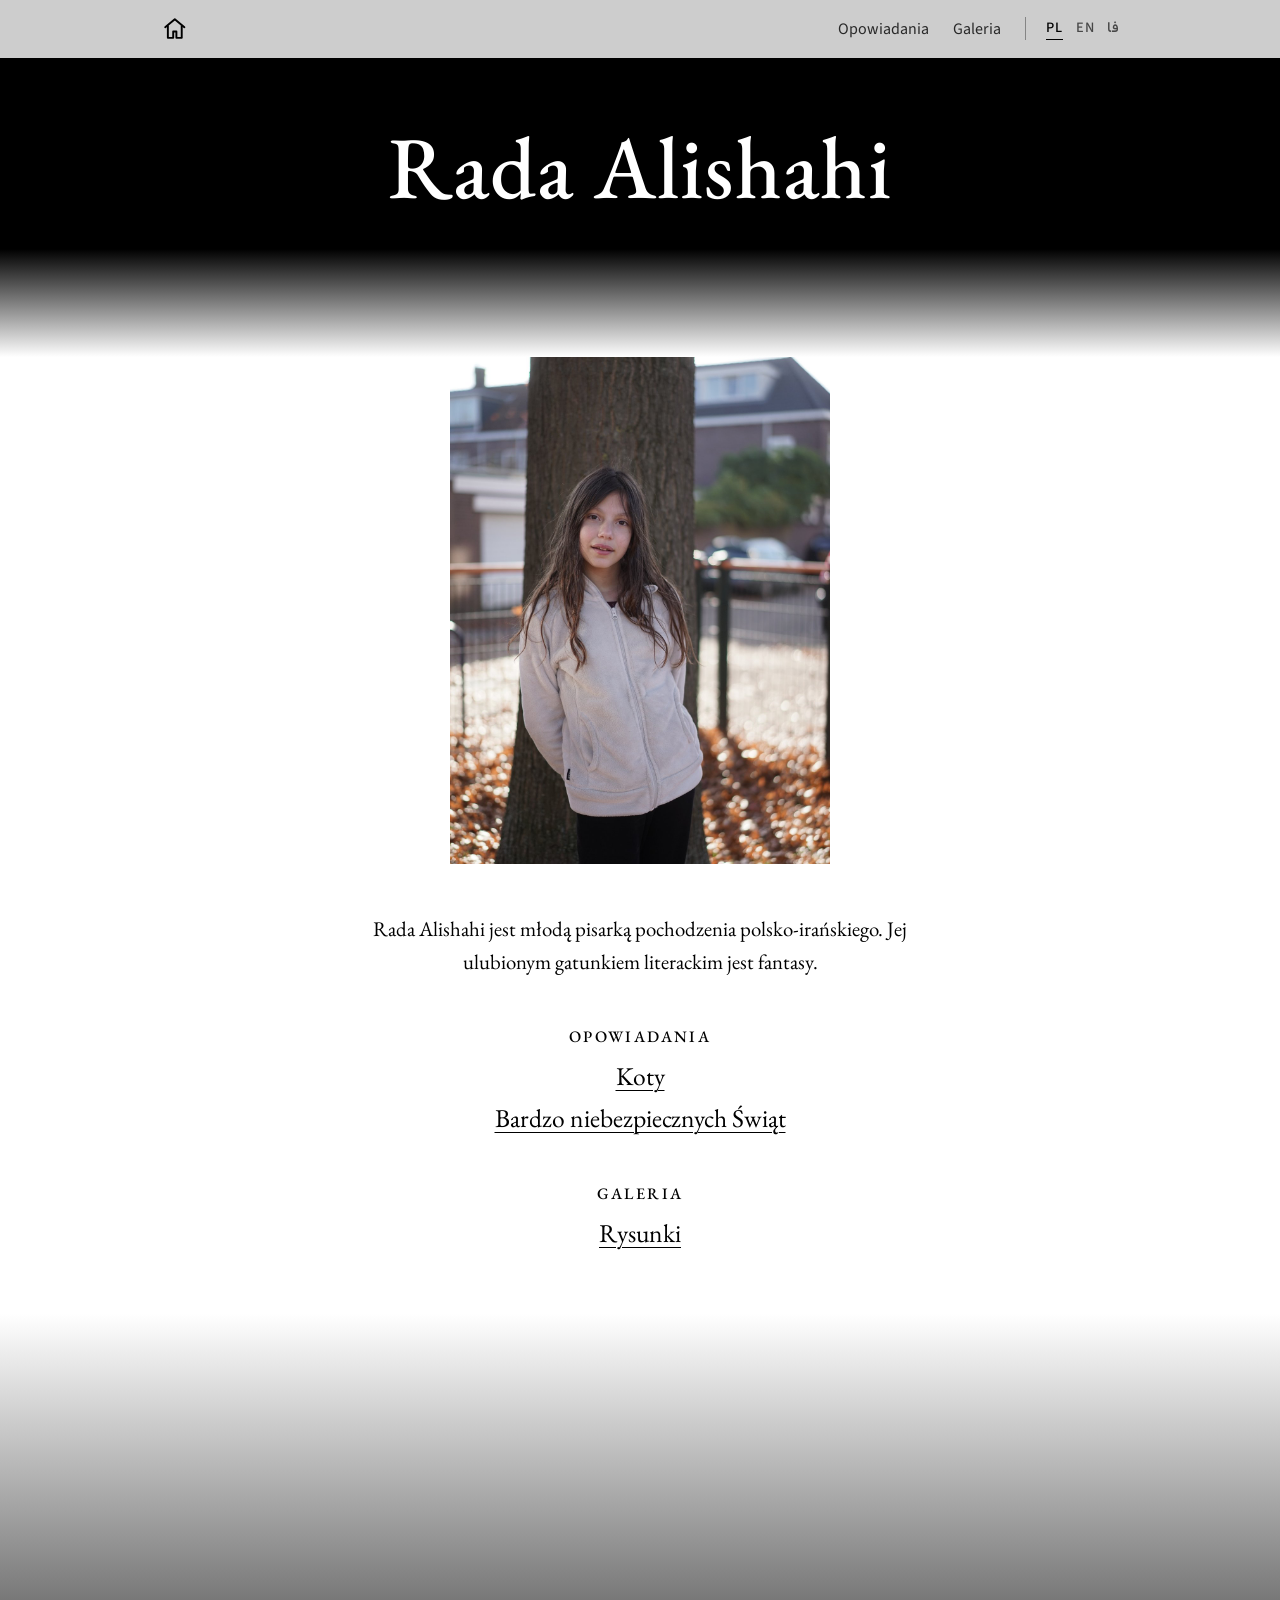
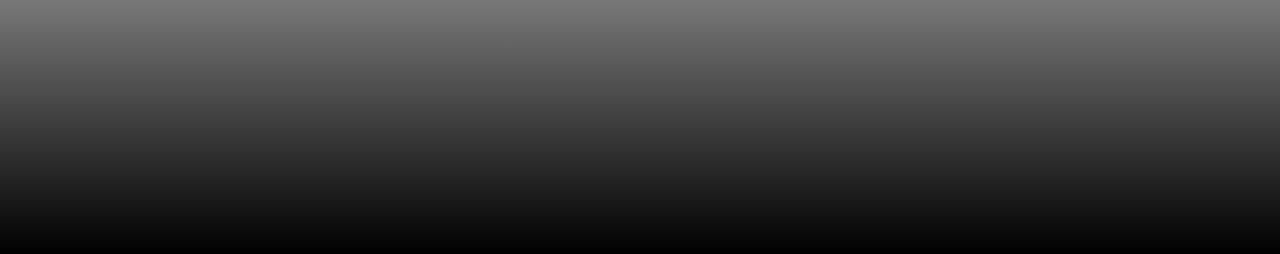
<file: index.html>
<!doctype html>
<html lang="pl" dir="ltr">
<head>
  <meta charset="utf-8">
  <meta name="viewport" content="width=device-width, initial-scale=1">
  <title>Rada Alishahi</title>
  <link rel="alternate" hreflang="pl" href="https://rada.chrupala.me/">
  <link rel="alternate" hreflang="en" href="https://rada.chrupala.me/en/">
  <link rel="alternate" hreflang="fa" href="https://rada.chrupala.me/fa/">
  <link rel="stylesheet" href="style.css?v=15">
</head>
<body>
  <nav class="topbar">
    <a class="brand" href="./" aria-current="page" aria-label="Strona główna" title="Strona główna"><svg viewBox="0 0 24 24" width="24" height="24" aria-hidden="true" focusable="false"><path d="M3 10.5 12 3l9 7.5" fill="none" stroke="currentColor" stroke-width="1.8" stroke-linecap="round" stroke-linejoin="round"/><path d="M5.5 9v11.5h5v-6h3v6h5V9" fill="none" stroke="currentColor" stroke-width="1.8" stroke-linejoin="round"/></svg></a>
    <a class="nav-link" href="./#stories">Opowiadania</a>
    <a class="nav-link" href="./gallery/">Galeria</a>
    <div class="langs">
      <a href="./" lang="pl" hreflang="pl" title="Polski" aria-current="page">PL</a>
      <a href="en/" lang="en" hreflang="en" title="English">EN</a>
      <a href="fa/" lang="fa" hreflang="fa" title="فارسی">فا</a>
    </div>
  </nav>
  <header>
    <h1>Rada Alishahi</h1>
  </header>
  <div class="fade fade-to-white" aria-hidden="true"></div>
  <main>
    <img src="rada-autumn.jpg" alt="Rada Alishahi" width="1200" height="1600">
    <section class="bio">
      <p>Rada Alishahi jest młodą pisarką pochodzenia polsko-irańskiego. Jej ulubionym gatunkiem literackim jest fantasy.</p>
    </section>
    <section class="stories" id="stories">
      <h2>Opowiadania</h2>
      <ul>
        <li><a href="koty/">Koty</a></li>
        <li><a href="christmas/">Bardzo niebezpiecznych Świąt</a></li>
      </ul>
    </section>
    <section class="stories" id="gallery">
      <h2>Galeria</h2>
      <ul>
        <li><a href="gallery/">Rysunki</a></li>
      </ul>
    </section>
  </main>
  <div class="fade fade-to-black" aria-hidden="true"></div>
</body>
</html>
</file>
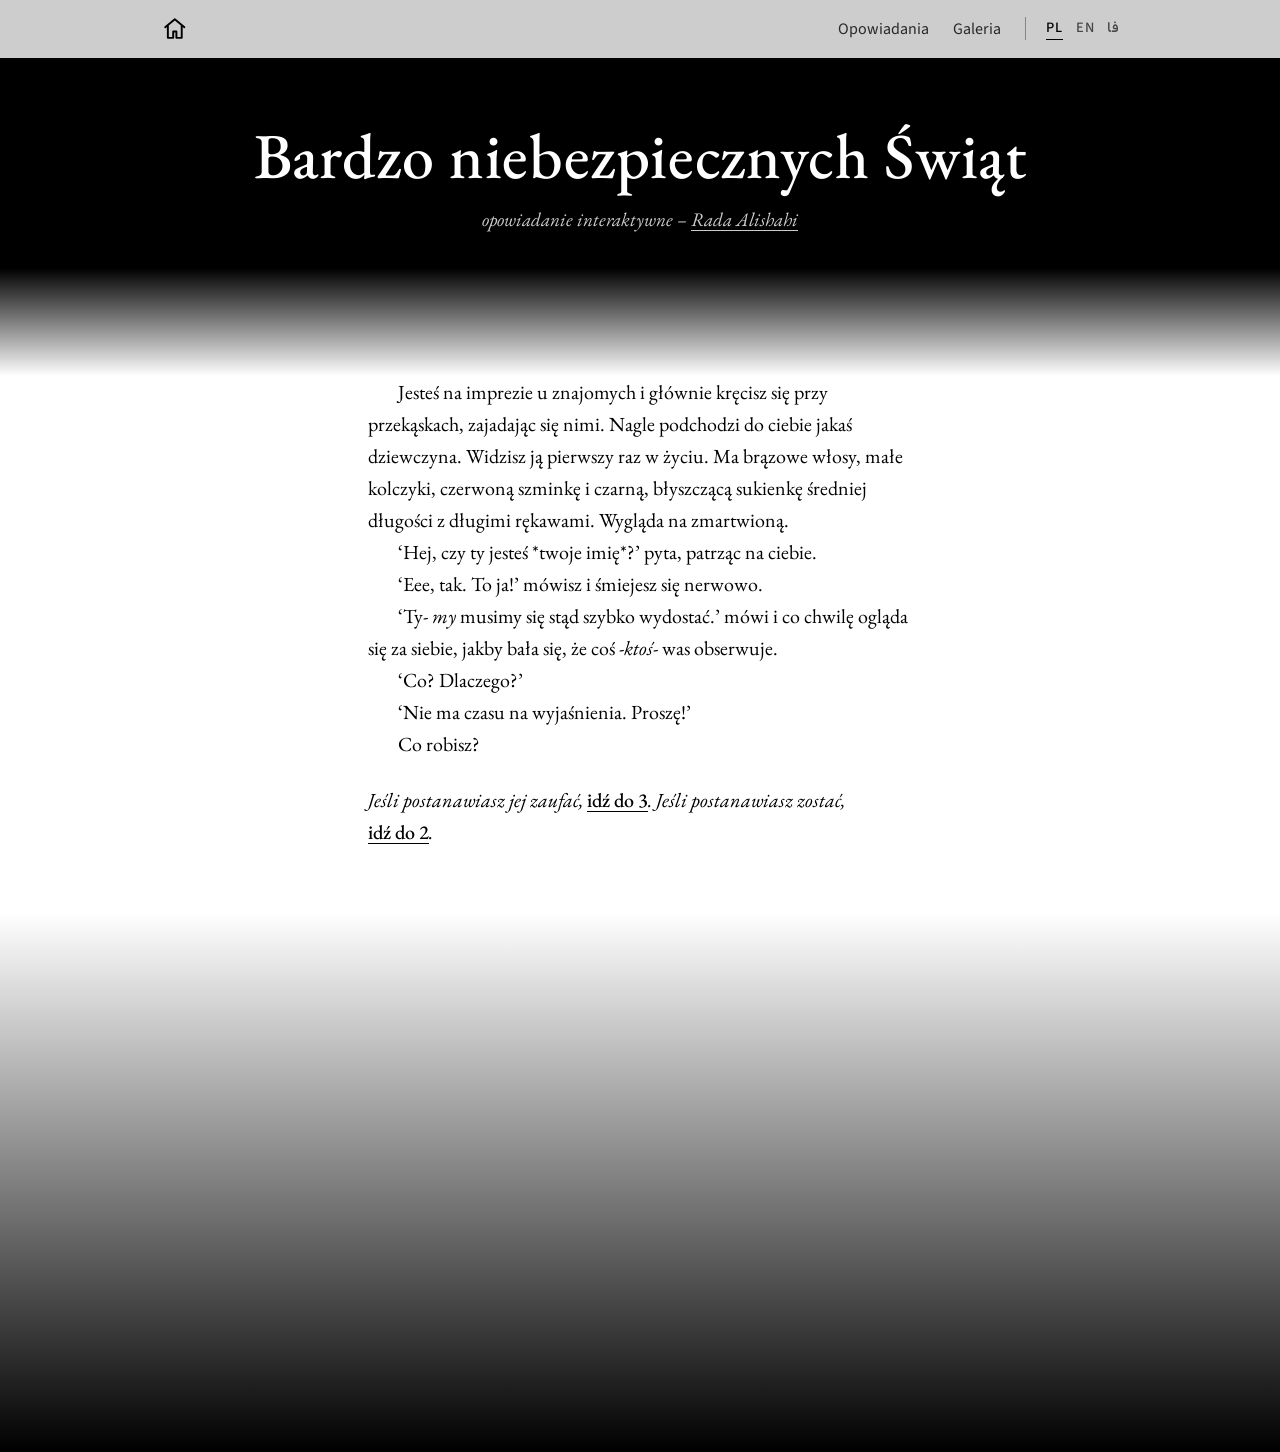
<file: christmas/index.html>
<!doctype html>
<html lang="pl" dir="ltr">
<head>
  <meta charset="utf-8">
  <meta name="viewport" content="width=device-width, initial-scale=1">
  <title>Bardzo niebezpiecznych Świąt · Rada Alishahi</title>
  <link rel="alternate" hreflang="pl" href="https://rada.chrupala.me/christmas/">
  <link rel="alternate" hreflang="en" href="https://rada.chrupala.me/en/christmas/">
  <link rel="alternate" hreflang="fa" href="https://rada.chrupala.me/fa/christmas/">
  <link rel="stylesheet" href="../style.css?v=15">
</head>
<body>
  <nav class="topbar">
    <a class="brand" href="../" aria-label="Strona główna" title="Strona główna"><svg viewBox="0 0 24 24" width="24" height="24" aria-hidden="true" focusable="false"><path d="M3 10.5 12 3l9 7.5" fill="none" stroke="currentColor" stroke-width="1.8" stroke-linecap="round" stroke-linejoin="round"/><path d="M5.5 9v11.5h5v-6h3v6h5V9" fill="none" stroke="currentColor" stroke-width="1.8" stroke-linejoin="round"/></svg></a>
    <a class="nav-link" href="../#stories">Opowiadania</a>
    <a class="nav-link" href="../gallery/">Galeria</a>
    <div class="langs">
      <a href="../christmas/" lang="pl" hreflang="pl" title="Polski" aria-current="page">PL</a>
      <a href="../en/christmas/" lang="en" hreflang="en" title="English">EN</a>
      <a href="../fa/christmas/" lang="fa" hreflang="fa" title="فارسی">فا</a>
    </div>
  </nav>
  <header>
    <h1 class="h1-long">Bardzo niebezpiecznych Świąt</h1>
    <p class="byline">opowiadanie interaktywne – <a href="../">Rada Alishahi</a></p>
  </header>
  <div class="fade fade-to-white" aria-hidden="true"></div>
  <main>
    <article class="story cyoa">
    <section id="s1">
      <p>Jesteś na imprezie u znajomych i głównie kręcisz się przy przekąskach, zajadając się nimi. Nagle podchodzi do ciebie jakaś dziewczyna. Widzisz ją pierwszy raz w życiu. Ma brązowe włosy, małe kolczyki, czerwoną szminkę i czarną, błyszczącą sukienkę średniej długości z długimi rękawami. Wygląda na zmartwioną.</p>
      <p>‘Hej, czy ty jesteś *twoje imię*?’ pyta, patrząc na ciebie.</p>
      <p>‘Eee, tak. To ja!’ mówisz i śmiejesz się nerwowo.</p>
      <p>‘Ty- <em>my</em> musimy się stąd szybko wydostać.’ mówi i co chwilę ogląda się za siebie, jakby bała się, że coś -<em>ktoś</em>- was obserwuje.</p>
      <p>‘Co? Dlaczego?’</p>
      <p>‘Nie ma czasu na wyjaśnienia. Proszę!’</p>
      <p>Co robisz?</p>
      <p class="choice">Jeśli postanawiasz jej zaufać, <a href="#s3">idź do 3</a>. Jeśli postanawiasz zostać, <a href="#s2">idź do 2</a>.</p>
    </section>
    <section id="s2">
      <p class="section-no">2</p>
      <p>Nie ufasz jej.</p>
      <p>‘Nie… nie mogę z tobą iść.’ Kręcisz głową. ‘Przepraszam.’</p>
      <p>Dziewczyna piorunuje cię wzrokiem. ‘No pewnie,’ syczy. ‘No to proszę bardzo! Daj się zabić!’ mówi ze złością i odchodzi.</p>
      <p>Nic nie rozumiesz. Co się właśnie stało? Biegniesz z powrotem do dziewczyny.</p>
      <p>‘Czekaj! Możesz chociaż wyjaśnić, co się dzieje?’</p>
      <p>Ona patrzy ponad twoim ramieniem i robi wielkie oczy. ‘O rany.’</p>
      <p>Odwracasz się. Widzisz: blondynkę i bruneta, którzy rozmawiają z drinkami w dłoniach. Starszą panią naburmuszoną w kącie, chłopaka, który próbuje zagadać do ładnej, ciemnoskórej dziewczyny. I… mężczyznę w średnim wieku, który stoi tam, ściskając swoją torbę. Jego twarz nie wyraża zupełnie nic, więc nie da się z niej niczego wyczytać.</p>
      <p>‘Eee…’</p>
      <p>‘<em>Proszę!</em>’</p>
      <p>Co robisz?</p>
      <p class="choice">Jeśli idziesz za nią, <a href="#s4">idź do 4</a>, jeśli nie, <a href="#s5">5</a>.</p>
    </section>
    <section id="s3">
      <p class="section-no">3</p>
      <p>‘Dobra. Ale dokąd?’ pytasz.</p>
      <p>‘Zobaczysz.’ mówi. Patrzy ponad twoim ramieniem i robi wielkie oczy. Odwracasz się i podążasz za jej wzrokiem – do mężczyzny w średnim wieku z brzydkimi, brązowymi włosami, który trzyma dużą torbę.</p>
      <p>‘Kto to jest?’ pytasz, ale ona nie odpowiada, tylko kręci głową.</p>
      <p>‘Chodź. Szybko!’ mówi i odciąga cię. Kątem oka widzisz, że mężczyzna idzie za wami, powoli, ale wytrwale. Biegniecie do wyjścia i już masz otworzyć drzwi, kiedy podchodzi Brianna, twoja przyjaciółka.</p>
      <p>‘Hej, czemu wychodzisz? Impreza dopiero się zaczęła!’ mówi i zerka szybko na dziewczynę. ‘O, cześć Rayna. <em>Co za niespodzianka.</em>’ Akcentuje te słowa tak, że brzmią sarkastycznie.</p>
      <p>Rzekoma Rayna mówi do ciebie: ‘Słuchaj, musimy iść. Bo inaczej ty-’ Urywa, patrząc na Briannę. ‘Bo stanie się coś <em>naprawdę</em> nieprzyjemnego.’</p>
      <p>Patrzysz przepraszająco na Briannę, ale co masz zrobić?</p>
      <p class="choice">Jeśli (dość brutalnie) ignorujesz Briannę i wychodzisz, ufając tej całej Raynie, <a href="#s6">idź do 6</a>. Jeśli zostajesz, <a href="#s5">idź do 5</a>.</p>
    </section>
    <section id="s4">
      <p class="section-no">4</p>
      <p>‘No dobrze, niech będzie, ale dokąd idziemy?’</p>
      <p>‘Nie ma czasu, oni już tu są!’ mówi. Mężczyzna powoli się do was zbliża. Dziewczyna ciągnie cię do drzwi. Biegniecie do wyjścia, ale drogę zastawia wam Rebecca, dziewczyna, którą słabo kojarzysz ze szkoły.</p>
      <p>‘Hej, nie możesz jeszcze wyjść! Rany, impreza dopiero się zaczęła.’ mówi, przewracając oczami. Zauważa dziewczynę i krzywi się z obrzydzeniem. ‘O, jest i <em>Rayna</em>.’ Wymawia imię „Rayna”, jakby to było coś, co przykleiło jej się do buta.</p>
      <p>Dziewczyna -Rayna?- patrzy na ciebie w panice.</p>
      <p>‘Słuchaj, musimy iść. Bo inaczej… stanie się coś nieprzyjemnego.’ kończy, jakby celowo unikała słów „umrzesz” albo „śmierć”.</p>
      <p>Co robisz?</p>
      <p class="choice">Jeśli (dość brutalnie) odpychasz Rebeccę na bok i ufasz Raynie, <a href="#s6">idź do 6</a>. Jeśli postanawiasz zostać, <a href="#s5">idź do 5</a>.</p>
    </section>
    <section id="s5">
      <p class="section-no">5</p>
      <p>‘Nie, przepraszam, nie mogę iść. Możesz się złościć, ale zostaję.’</p>
      <p>Patrzy na ciebie wściekłym i zranionym wzrokiem.</p>
      <p>‘Dobra. Nic mnie to nie obchodzi.’ I z tymi słowami odmaszerowuje.</p>
      <p>Wracasz do bufetu z przekąskami, nic z tego nie rozumiejąc. Kiedy sięgasz po brownie, dopada cię mężczyzna w średnim wieku i wyciąga z torby patyk. Patyk nagle zamienia się w miecz, a mężczyzna dźga cię nim w pierś. Boli. Umierasz.</p>
      <p class="ending">TRAGICZNY KONIEC</p>
      <p class="again"><a href="#s1">Zacznij od nowa</a></p>
    </section>
    <section id="s6">
      <p class="section-no">6</p>
      <p>‘Dobra, chodźmy.’ mówisz i pchasz drzwi, nie przejmując się, czy ktoś za nimi stoi. Wybiegacie na zewnątrz. Od razu owiewa cię świeże powietrze, co jest miłe, bo impreza trzymała cię w środku ponad godzinę (nie wiadomo, skąd Rebecca wzięła to swoje „dopiero się zaczęła”).</p>
      <p>‘Za mną!’ mówi Rayna, a ty idziesz za nią, w las. Zaczynasz się zastanawiać, czy to na pewno był taki dobry pomysł.</p>
      <p>‘To możesz mi wreszcie wyjaśnić, co się dzieje?’</p>
      <p>Wzdycha. ‘No dobra, chodzi o to:’ I wyjaśnia.</p>
      <p>‘W szkole szłam do swojej szafki. Ale po drodze zobaczyłam cień, który szedł w stronę strychu. Myślałam, że to po prostu jakiś nauczyciel, ale i tak postanowiłam pójść za nim. Uznałam, że jak mnie złapią, to po prostu skłamię, że się zgubiłam. Kiedy weszłam po schodach, zobaczyłam, jak wchodzą do sali, którą szkoła ogłosiła jako „zakazaną” i do której nikomu nie wolno było wchodzić. Wisiała tam nawet karteczka z napisem: „<em>Hej, sorki, ta sala jest zamknięta! Uczniom pod żadnym pozorem nie wolno wchodzić.</em>” Z obrazkiem kurczaka.’</p>
      <p>Rayna przewróciła oczami.</p>
      <p>‘Ale tak czy inaczej, wiedziałam, że to ryzykowne, ale i tak weszłam. To, co zobaczyłam w środku…’ Wzdrygnęła się. ‘To był plan masowego morderstwa.’</p>
      <p>‘Plan <em>czego</em>?’</p>
      <p>‘No więc banda ludzi, może pięćdziesiąt, może sześćdziesiąt, nie wiem, planowała napaść na kogoś, potem podać się za rodzinę tej osoby, sfałszować testament i zapisać wszystko sobie. Za te pieniądze chcieli kupić „nie wiadomo ile” broni czy coś.’</p>
      <p>‘I?’</p>
      <p>‘Po prostu wybrali losową bogatą osobę, a tak się składa, że to ty. Wiedziałam, że jeśli uda im się ciebie zabić, całe miasto będzie w niebezpieczeństwie. Aha, i miło by było, gdyby ciebie też nie zabili.’</p>
      <p>‘No, dzięki.’</p>
      <p>‘A najgorsze,’ ciągnęła, ignorując cię. Nachyliła się bliżej. ‘Że to potwory.’</p>
      <p>‘Wiesz, tego to się już trochę domyślam…’</p>
      <p>‘Nie, prawdziwe potwory. Magiczne.’</p>
      <p>Śmiejesz się. ‘Jasne, ja-’ Przerywa ci bardzo głośne warczenie gdzieś za wami.</p>
      <p>Co robisz?</p>
      <p class="choice">Jeśli uciekasz, <a href="#s7">idź do 7</a>. Jeśli odwracasz uwagę potwora i się chowasz, <a href="#s8">idź do 8</a>.</p>
    </section>
    <section id="s7">
      <p class="section-no">7</p>
      <p>‘Uciekaj!’ mówisz, więc razem biegniecie głębiej w las. Ale nagle twoja noga zahacza o gałąź. Krzyczysz do Rayny, ale to ona upada. Potwór ją dopada i zjada.</p>
      <p>‘Rayna!’</p>
      <p>Ale potem potwór zjada też ciebie. Umierasz. Dość głupio, co?</p>
      <p class="ending">TRAGICZNY KONIEC</p>
      <p class="again"><a href="#s1">Zacznij od nowa</a></p>
    </section>
    <section id="s8">
      <p class="section-no">8</p>
      <p>Chwytasz kamień.</p>
      <p>‘Co robisz?’ szepcze Rayna. Ale ty tylko kręcisz głową. Rzucasz kamieniem z całej siły, a on ląduje jakieś 40 metrów dalej. Warczenie cichnie i słychać szuranie w tamtą stronę.</p>
      <p>‘Chowaj się!’ syczysz. Chowacie się razem w dużym krzaku, gdzieś głęboko w lesie. Pół minuty później słychać okropne warczenie i szuranie potwora, gdzieś daleko. Tak! Po cichu wychodzicie z krzaka.</p>
      <p>‘To co teraz robimy?’ pytasz Raynę.</p>
      <p>‘Znam wioskę niedaleko stąd. Jest bezpieczna. Chodźmy!’</p>
      <p>Znów słychać ryk potwora i wtedy biegniesz jak nigdy w życiu.</p>
      <p>20 minut później jesteście na miejscu. To małe, ale piękne miejsce. Drzewa pięknie kwitną, mimo że są Święta, środek zimy. Ale jakoś daje to piękny, magiczny klimat, kiedy śliczne różowe kwiaty mieszają się z perłowobiałym śniegiem. Domy są z drewna i dają przyjemny, przytulny klimat. Od razu zakochujesz się w tym miejscu.</p>
      <p>Uśmiechasz się delikatnie. ‘Jak się nazywa?’</p>
      <p>‘Honnerdome.’ mówi Rayna. ‘Zostajesz tutaj? Nie ma tu potworów.’</p>
      <p>Śmiejesz się. Nie masz pojęcia, jak potoczy się reszta twojego życia. Ale na razie czujesz szczęście.</p>
      <p class="ending">SZCZĘŚLIWY KONIEC</p>
      <p>Brawo! Udało ci się przeżyć! Dobra robota. Teraz możesz podjąć inną decyzję i będzie to zupełnie nowa historia!</p>
      <p class="again"><a href="#s1">Zacznij od nowa</a></p>
    </section>
    </article>
  </main>
  <div class="fade fade-to-black" aria-hidden="true"></div>
</body>
</html>
</file>
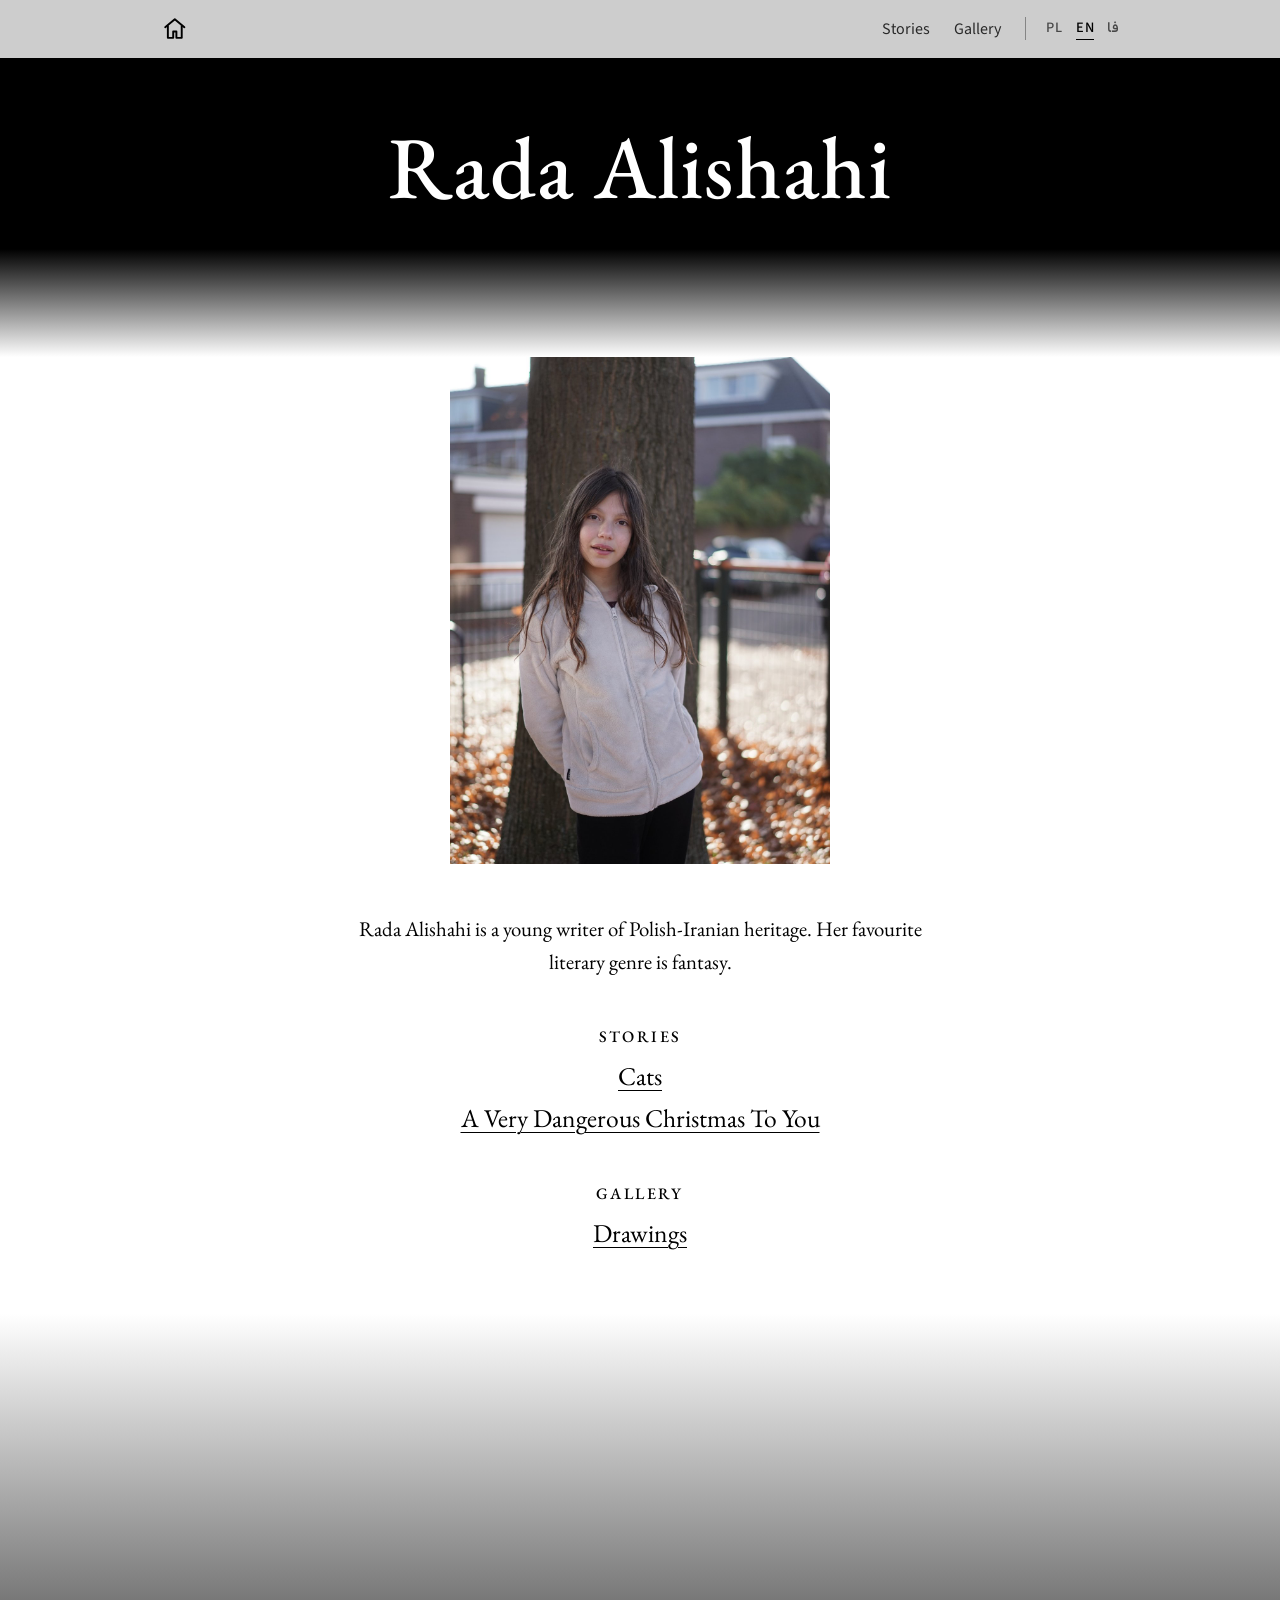
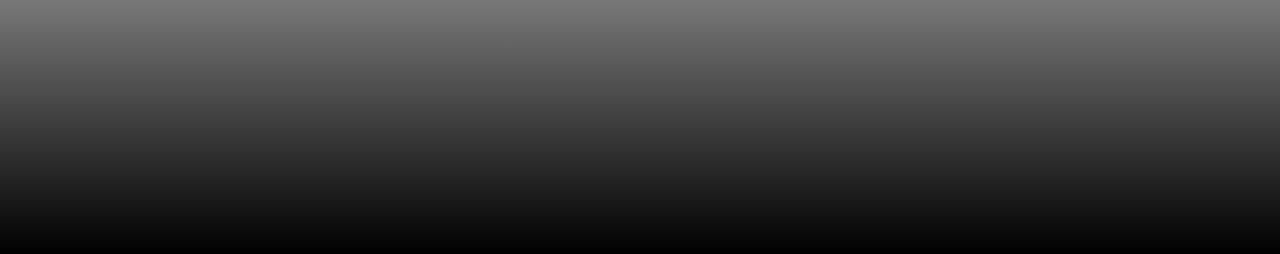
<file: en/index.html>
<!doctype html>
<html lang="en" dir="ltr">
<head>
  <meta charset="utf-8">
  <meta name="viewport" content="width=device-width, initial-scale=1">
  <title>Rada Alishahi</title>
  <link rel="alternate" hreflang="pl" href="https://rada.chrupala.me/">
  <link rel="alternate" hreflang="en" href="https://rada.chrupala.me/en/">
  <link rel="alternate" hreflang="fa" href="https://rada.chrupala.me/fa/">
  <link rel="stylesheet" href="../style.css?v=15">
</head>
<body>
  <nav class="topbar">
    <a class="brand" href="../en/" aria-current="page" aria-label="Home" title="Home"><svg viewBox="0 0 24 24" width="24" height="24" aria-hidden="true" focusable="false"><path d="M3 10.5 12 3l9 7.5" fill="none" stroke="currentColor" stroke-width="1.8" stroke-linecap="round" stroke-linejoin="round"/><path d="M5.5 9v11.5h5v-6h3v6h5V9" fill="none" stroke="currentColor" stroke-width="1.8" stroke-linejoin="round"/></svg></a>
    <a class="nav-link" href="../en/#stories">Stories</a>
    <a class="nav-link" href="../en/gallery/">Gallery</a>
    <div class="langs">
      <a href="../" lang="pl" hreflang="pl" title="Polski">PL</a>
      <a href="../en/" lang="en" hreflang="en" title="English" aria-current="page">EN</a>
      <a href="../fa/" lang="fa" hreflang="fa" title="فارسی">فا</a>
    </div>
  </nav>
  <header>
    <h1>Rada Alishahi</h1>
  </header>
  <div class="fade fade-to-white" aria-hidden="true"></div>
  <main>
    <img src="../rada-autumn.jpg" alt="Rada Alishahi" width="1200" height="1600">
    <section class="bio">
      <p>Rada Alishahi is a young writer of Polish-Iranian heritage. Her favourite literary genre is fantasy.</p>
    </section>
    <section class="stories" id="stories">
      <h2>Stories</h2>
      <ul>
        <li><a href="koty/">Cats</a></li>
        <li><a href="christmas/">A Very Dangerous Christmas To You</a></li>
      </ul>
    </section>
    <section class="stories" id="gallery">
      <h2>Gallery</h2>
      <ul>
        <li><a href="gallery/">Drawings</a></li>
      </ul>
    </section>
  </main>
  <div class="fade fade-to-black" aria-hidden="true"></div>
</body>
</html>
</file>
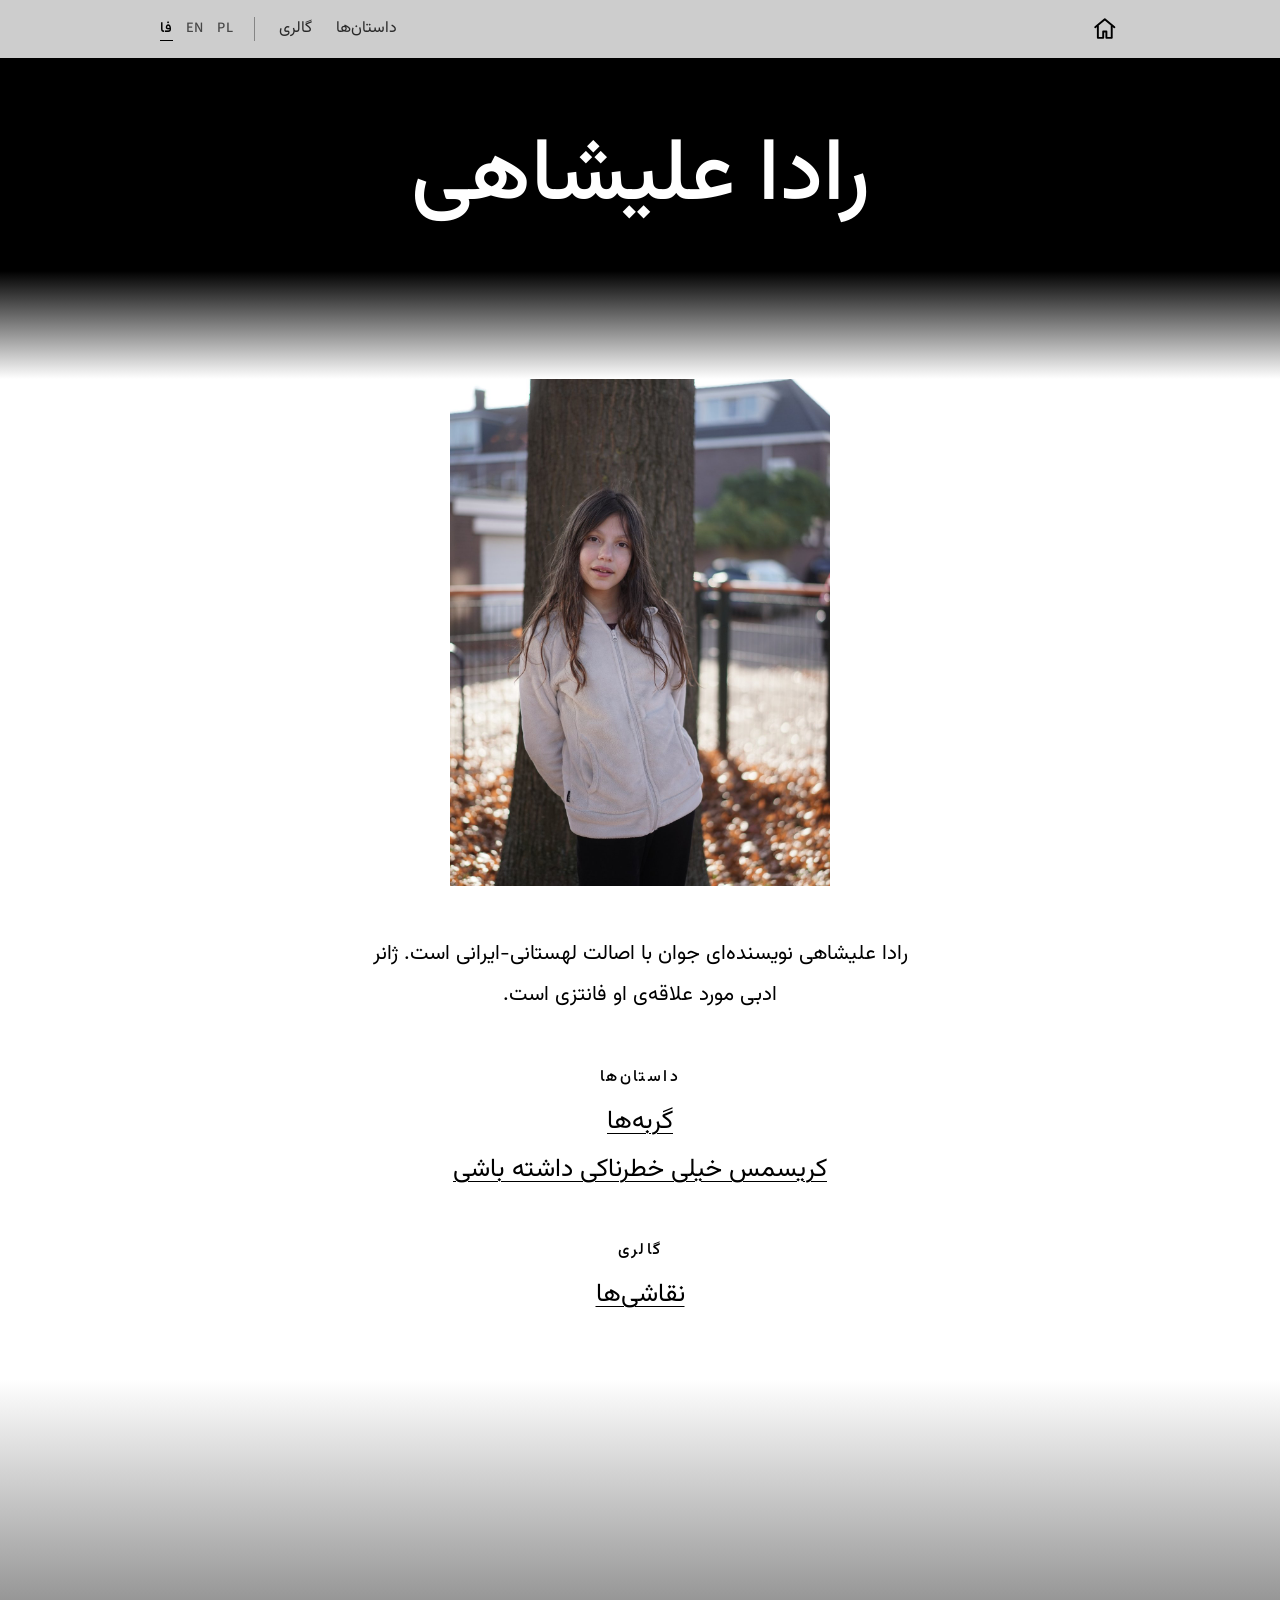
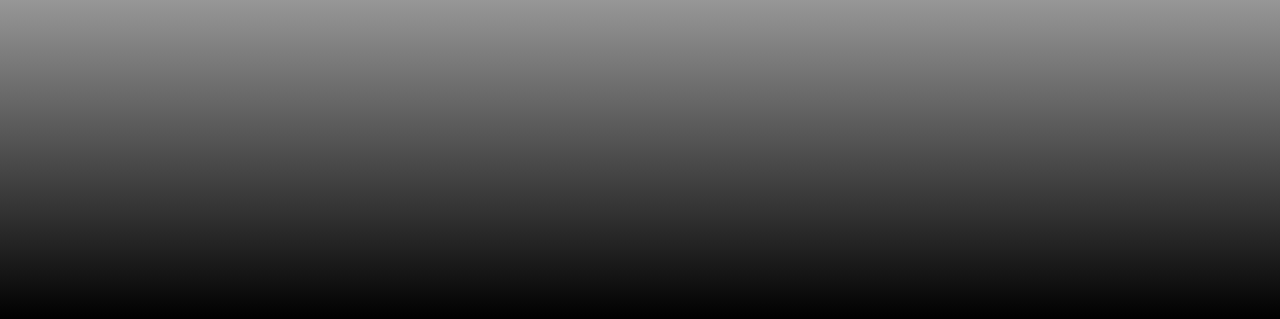
<file: fa/index.html>
<!doctype html>
<html lang="fa" dir="rtl">
<head>
  <meta charset="utf-8">
  <meta name="viewport" content="width=device-width, initial-scale=1">
  <title>رادا علیشاهی</title>
  <link rel="alternate" hreflang="pl" href="https://rada.chrupala.me/">
  <link rel="alternate" hreflang="en" href="https://rada.chrupala.me/en/">
  <link rel="alternate" hreflang="fa" href="https://rada.chrupala.me/fa/">
  <link rel="stylesheet" href="../style.css?v=15">
</head>
<body>
  <nav class="topbar">
    <a class="brand" href="../fa/" aria-current="page" aria-label="صفحه‌ی اصلی" title="صفحه‌ی اصلی"><svg viewBox="0 0 24 24" width="24" height="24" aria-hidden="true" focusable="false"><path d="M3 10.5 12 3l9 7.5" fill="none" stroke="currentColor" stroke-width="1.8" stroke-linecap="round" stroke-linejoin="round"/><path d="M5.5 9v11.5h5v-6h3v6h5V9" fill="none" stroke="currentColor" stroke-width="1.8" stroke-linejoin="round"/></svg></a>
    <a class="nav-link" href="../fa/#stories">داستان‌ها</a>
    <a class="nav-link" href="../fa/gallery/">گالری</a>
    <div class="langs">
      <a href="../" lang="pl" hreflang="pl" title="Polski">PL</a>
      <a href="../en/" lang="en" hreflang="en" title="English">EN</a>
      <a href="../fa/" lang="fa" hreflang="fa" title="فارسی" aria-current="page">فا</a>
    </div>
  </nav>
  <header>
    <h1>رادا علیشاهی</h1>
  </header>
  <div class="fade fade-to-white" aria-hidden="true"></div>
  <main>
    <img src="../rada-autumn.jpg" alt="رادا علیشاهی" width="1200" height="1600">
    <section class="bio">
      <p>رادا علیشاهی نویسنده‌ای جوان با اصالت لهستانی-ایرانی است. ژانر ادبی مورد علاقه‌ی او فانتزی است.</p>
    </section>
    <section class="stories" id="stories">
      <h2>داستان‌ها</h2>
      <ul>
        <li><a href="koty/">گربه‌ها</a></li>
        <li><a href="christmas/">کریسمس خیلی خطرناکی داشته باشی</a></li>
      </ul>
    </section>
    <section class="stories" id="gallery">
      <h2>گالری</h2>
      <ul>
        <li><a href="gallery/">نقاشی‌ها</a></li>
      </ul>
    </section>
  </main>
  <div class="fade fade-to-black" aria-hidden="true"></div>
</body>
</html>
</file>
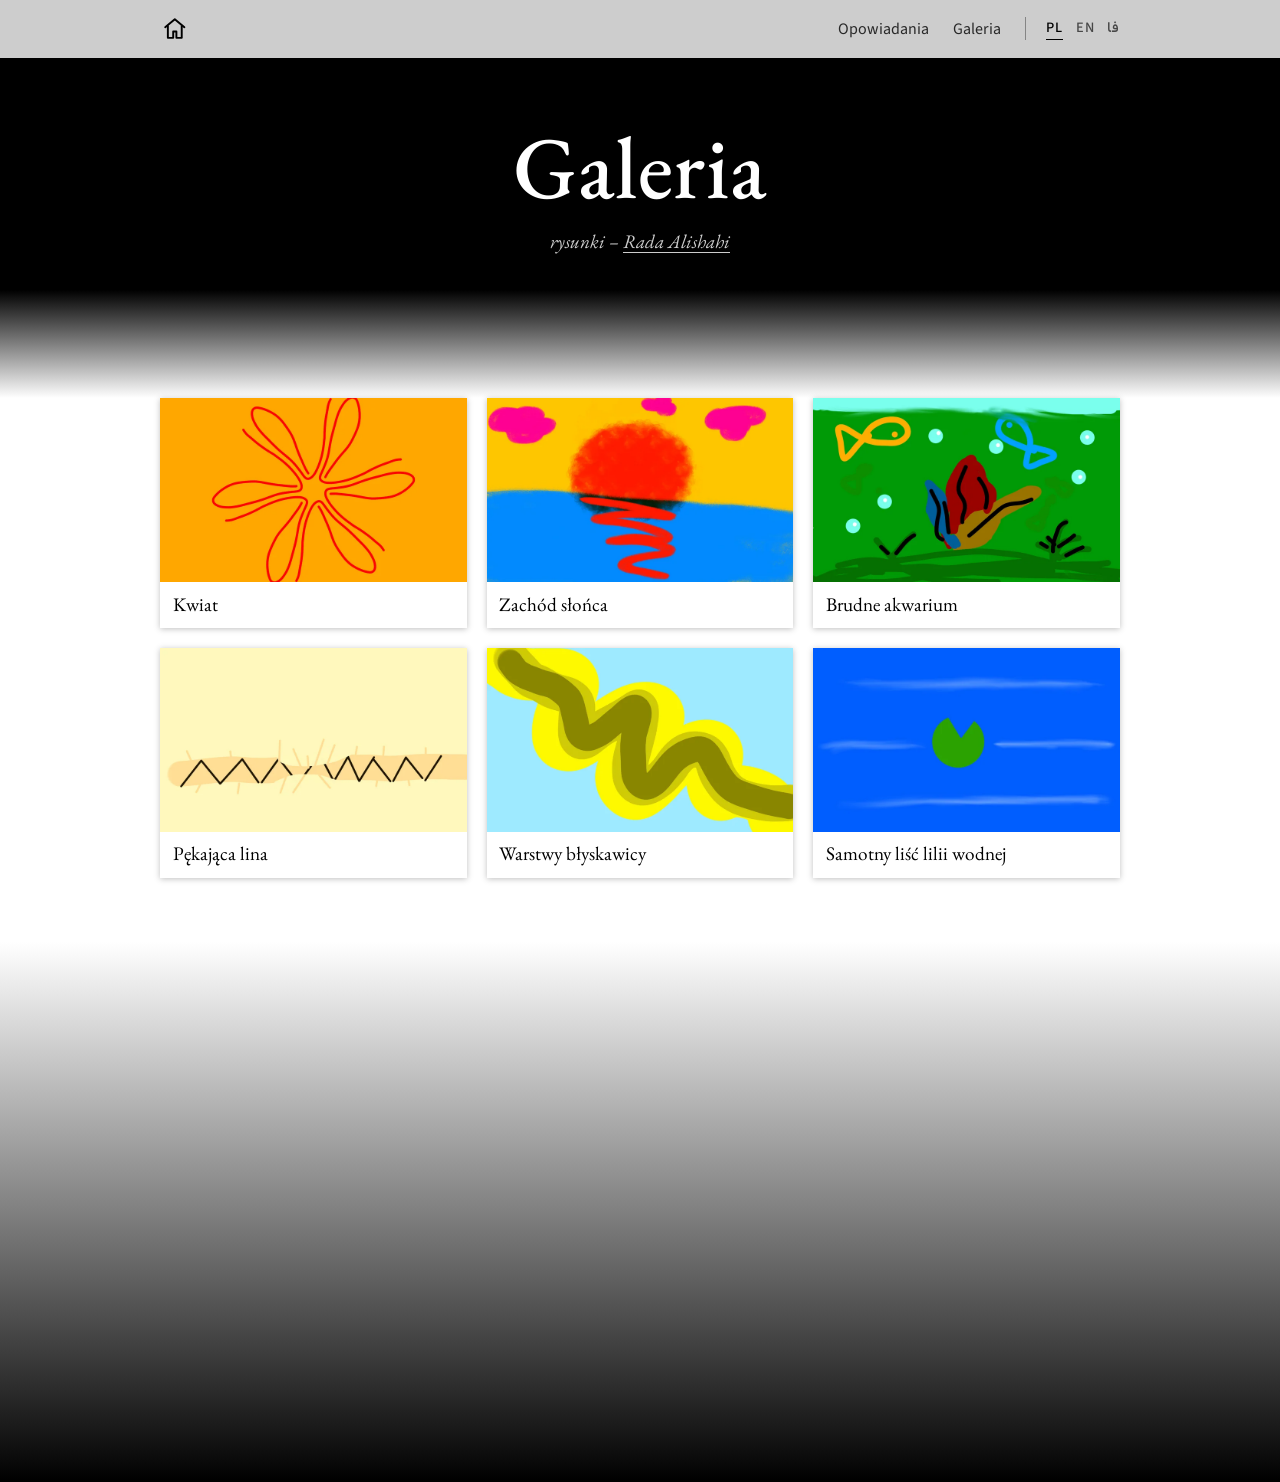
<file: gallery/index.html>
<!doctype html>
<html lang="pl" dir="ltr">
<head>
  <meta charset="utf-8">
  <meta name="viewport" content="width=device-width, initial-scale=1">
  <title>Galeria · Rada Alishahi</title>
  <link rel="alternate" hreflang="pl" href="https://rada.chrupala.me/gallery/">
  <link rel="alternate" hreflang="en" href="https://rada.chrupala.me/en/gallery/">
  <link rel="alternate" hreflang="fa" href="https://rada.chrupala.me/fa/gallery/">
  <link rel="stylesheet" href="../style.css?v=15">
</head>
<body>
  <nav class="topbar">
    <a class="brand" href="../" aria-label="Strona główna" title="Strona główna"><svg viewBox="0 0 24 24" width="24" height="24" aria-hidden="true" focusable="false"><path d="M3 10.5 12 3l9 7.5" fill="none" stroke="currentColor" stroke-width="1.8" stroke-linecap="round" stroke-linejoin="round"/><path d="M5.5 9v11.5h5v-6h3v6h5V9" fill="none" stroke="currentColor" stroke-width="1.8" stroke-linejoin="round"/></svg></a>
    <a class="nav-link" href="../#stories">Opowiadania</a>
    <a class="nav-link" href="../gallery/" aria-current="page">Galeria</a>
    <div class="langs">
      <a href="../gallery/" lang="pl" hreflang="pl" title="Polski" aria-current="page">PL</a>
      <a href="../en/gallery/" lang="en" hreflang="en" title="English">EN</a>
      <a href="../fa/gallery/" lang="fa" hreflang="fa" title="فارسی">فا</a>
    </div>
  </nav>
  <header>
    <h1>Galeria</h1>
    <p class="byline">rysunki – <a href="../">Rada Alishahi</a></p>
  </header>
  <div class="fade fade-to-white" aria-hidden="true"></div>
  <main>
    <section class="gallery" id="gallery">
      <ul>
        <li><a href="#art-1"><img src="../gallery/img/01-thumb.webp" alt="Czerwony kwiat o sześciu płatkach narysowany linią na pomarańczowym tle" width="800" height="480" loading="lazy"><span class="caption">Kwiat</span></a></li>
        <li><a href="#art-2"><img src="../gallery/img/02-thumb.webp" alt="Zachód słońca nad morzem i różowe chmury" width="800" height="480" loading="lazy"><span class="caption">Zachód słońca</span></a></li>
        <li><a href="#art-3"><img src="../gallery/img/03-thumb.webp" alt="Podwodny świat: dwie ryby, bąbelki i kolorowa roślina" width="800" height="480" loading="lazy"><span class="caption">Brudne akwarium</span></a></li>
        <li><a href="#art-4"><img src="../gallery/img/04-thumb.webp" alt="Czarny zygzak na jasnożółtym pasie" width="800" height="480" loading="lazy"><span class="caption">Pękająca lina</span></a></li>
        <li><a href="#art-5"><img src="../gallery/img/05-thumb.webp" alt="Falista oliwkowo-żółta wstęga na jasnoniebieskim tle" width="800" height="480" loading="lazy"><span class="caption">Warstwy błyskawicy</span></a></li>
        <li><a href="#art-6"><img src="../gallery/img/06-thumb.webp" alt="Zielony liść lilii wodnej na niebieskiej wodzie" width="800" height="480" loading="lazy"><span class="caption">Samotny liść lilii wodnej</span></a></li>
      </ul>
    </section>
  </main>
  <div class="fade fade-to-black" aria-hidden="true"></div>
  <div class="lightbox" id="art-1" role="dialog" aria-label="Kwiat">
    <a class="lb-close" href="#gallery" aria-label="Zamknij" title="Zamknij">×</a>
    <a class="lb-prev" href="#art-6" aria-label="Poprzedni" title="Poprzedni">‹</a>
    <img src="../gallery/img/01.webp" alt="Czerwony kwiat o sześciu płatkach narysowany linią na pomarańczowym tle" width="2048" height="1229" loading="lazy">
    <p class="lb-caption">Kwiat</p>
    <a class="lb-next" href="#art-2" aria-label="Następny" title="Następny">›</a>
  </div>
  <div class="lightbox" id="art-2" role="dialog" aria-label="Zachód słońca">
    <a class="lb-close" href="#gallery" aria-label="Zamknij" title="Zamknij">×</a>
    <a class="lb-prev" href="#art-1" aria-label="Poprzedni" title="Poprzedni">‹</a>
    <img src="../gallery/img/02.webp" alt="Zachód słońca nad morzem i różowe chmury" width="2000" height="1200" loading="lazy">
    <p class="lb-caption">Zachód słońca</p>
    <a class="lb-next" href="#art-3" aria-label="Następny" title="Następny">›</a>
  </div>
  <div class="lightbox" id="art-3" role="dialog" aria-label="Brudne akwarium">
    <a class="lb-close" href="#gallery" aria-label="Zamknij" title="Zamknij">×</a>
    <a class="lb-prev" href="#art-2" aria-label="Poprzedni" title="Poprzedni">‹</a>
    <img src="../gallery/img/03.webp" alt="Podwodny świat: dwie ryby, bąbelki i kolorowa roślina" width="2048" height="1229" loading="lazy">
    <p class="lb-caption">Brudne akwarium</p>
    <a class="lb-next" href="#art-4" aria-label="Następny" title="Następny">›</a>
  </div>
  <div class="lightbox" id="art-4" role="dialog" aria-label="Pękająca lina">
    <a class="lb-close" href="#gallery" aria-label="Zamknij" title="Zamknij">×</a>
    <a class="lb-prev" href="#art-3" aria-label="Poprzedni" title="Poprzedni">‹</a>
    <img src="../gallery/img/04.webp" alt="Czarny zygzak na jasnożółtym pasie" width="2048" height="1229" loading="lazy">
    <p class="lb-caption">Pękająca lina</p>
    <a class="lb-next" href="#art-5" aria-label="Następny" title="Następny">›</a>
  </div>
  <div class="lightbox" id="art-5" role="dialog" aria-label="Warstwy błyskawicy">
    <a class="lb-close" href="#gallery" aria-label="Zamknij" title="Zamknij">×</a>
    <a class="lb-prev" href="#art-4" aria-label="Poprzedni" title="Poprzedni">‹</a>
    <img src="../gallery/img/05.webp" alt="Falista oliwkowo-żółta wstęga na jasnoniebieskim tle" width="2048" height="1229" loading="lazy">
    <p class="lb-caption">Warstwy błyskawicy</p>
    <a class="lb-next" href="#art-6" aria-label="Następny" title="Następny">›</a>
  </div>
  <div class="lightbox" id="art-6" role="dialog" aria-label="Samotny liść lilii wodnej">
    <a class="lb-close" href="#gallery" aria-label="Zamknij" title="Zamknij">×</a>
    <a class="lb-prev" href="#art-5" aria-label="Poprzedni" title="Poprzedni">‹</a>
    <img src="../gallery/img/06.webp" alt="Zielony liść lilii wodnej na niebieskiej wodzie" width="2048" height="1229" loading="lazy">
    <p class="lb-caption">Samotny liść lilii wodnej</p>
    <a class="lb-next" href="#art-1" aria-label="Następny" title="Następny">›</a>
  </div>
</body>
</html>
</file>
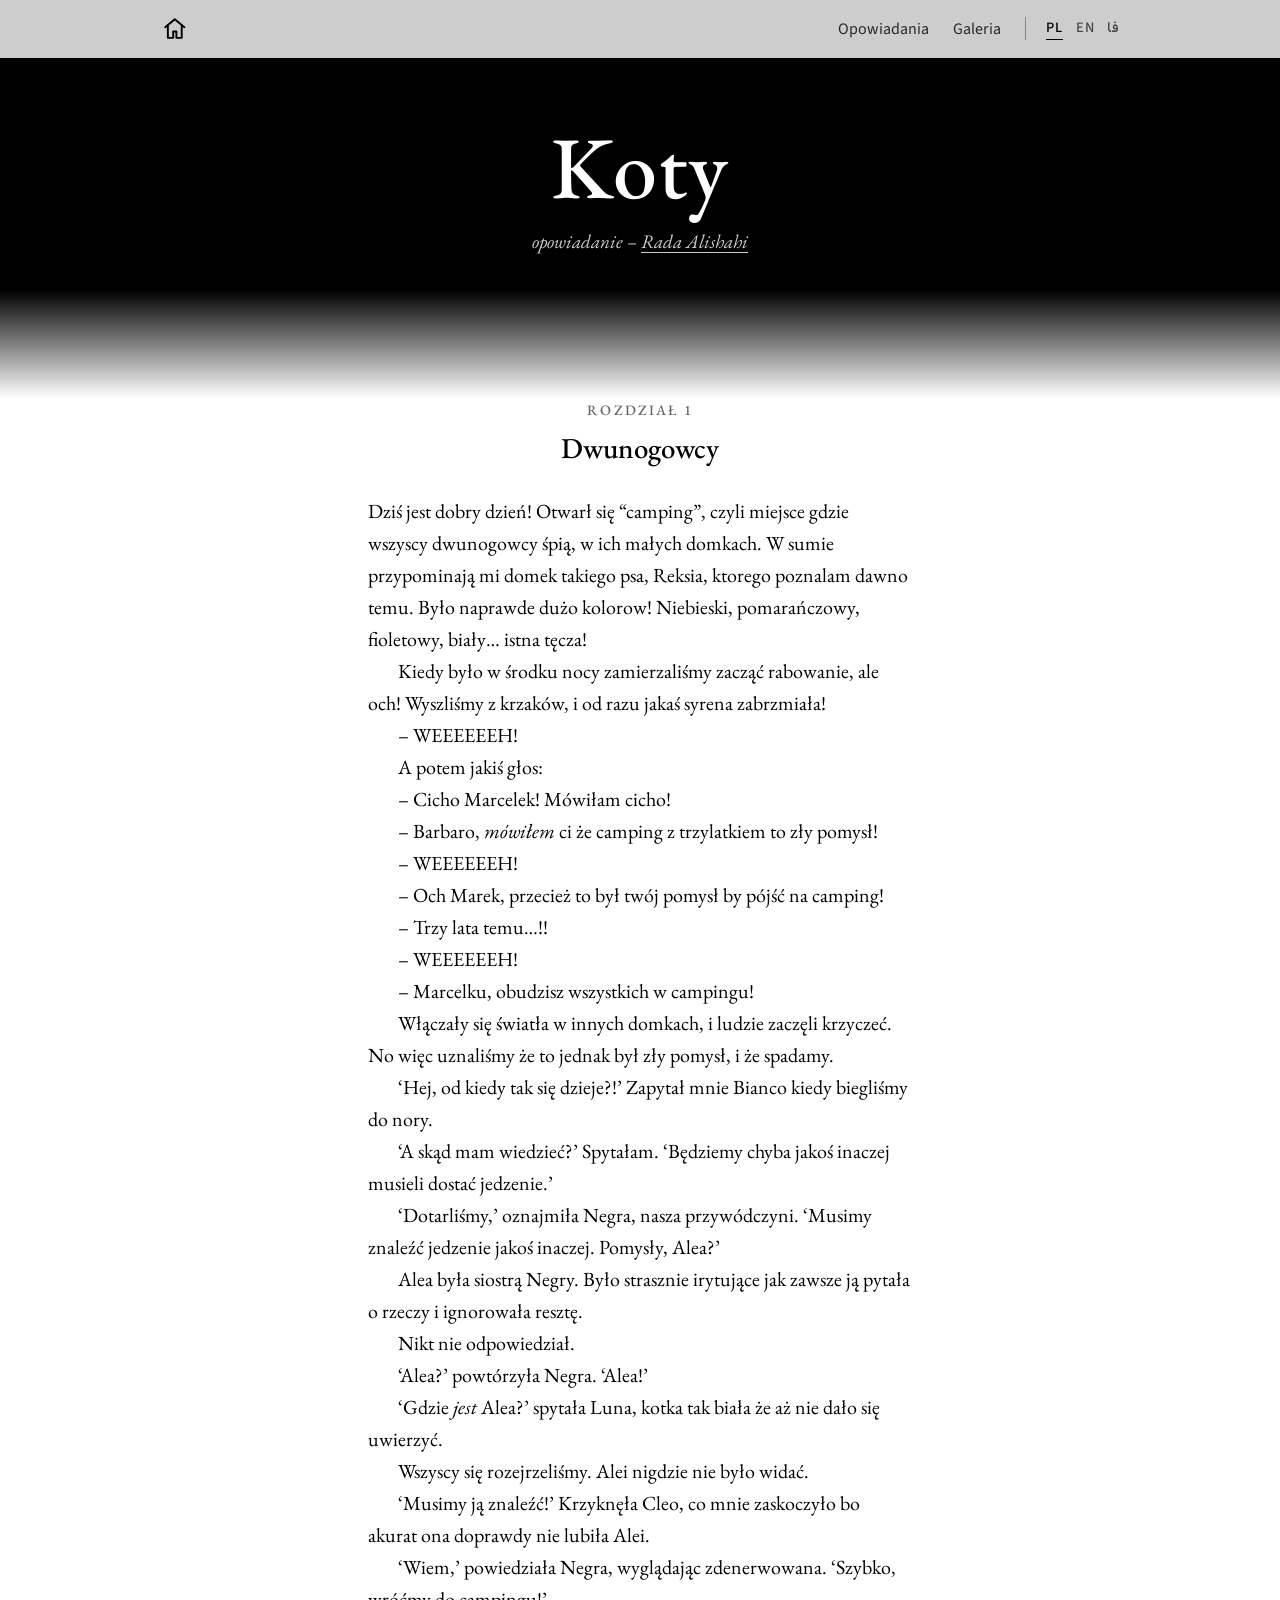
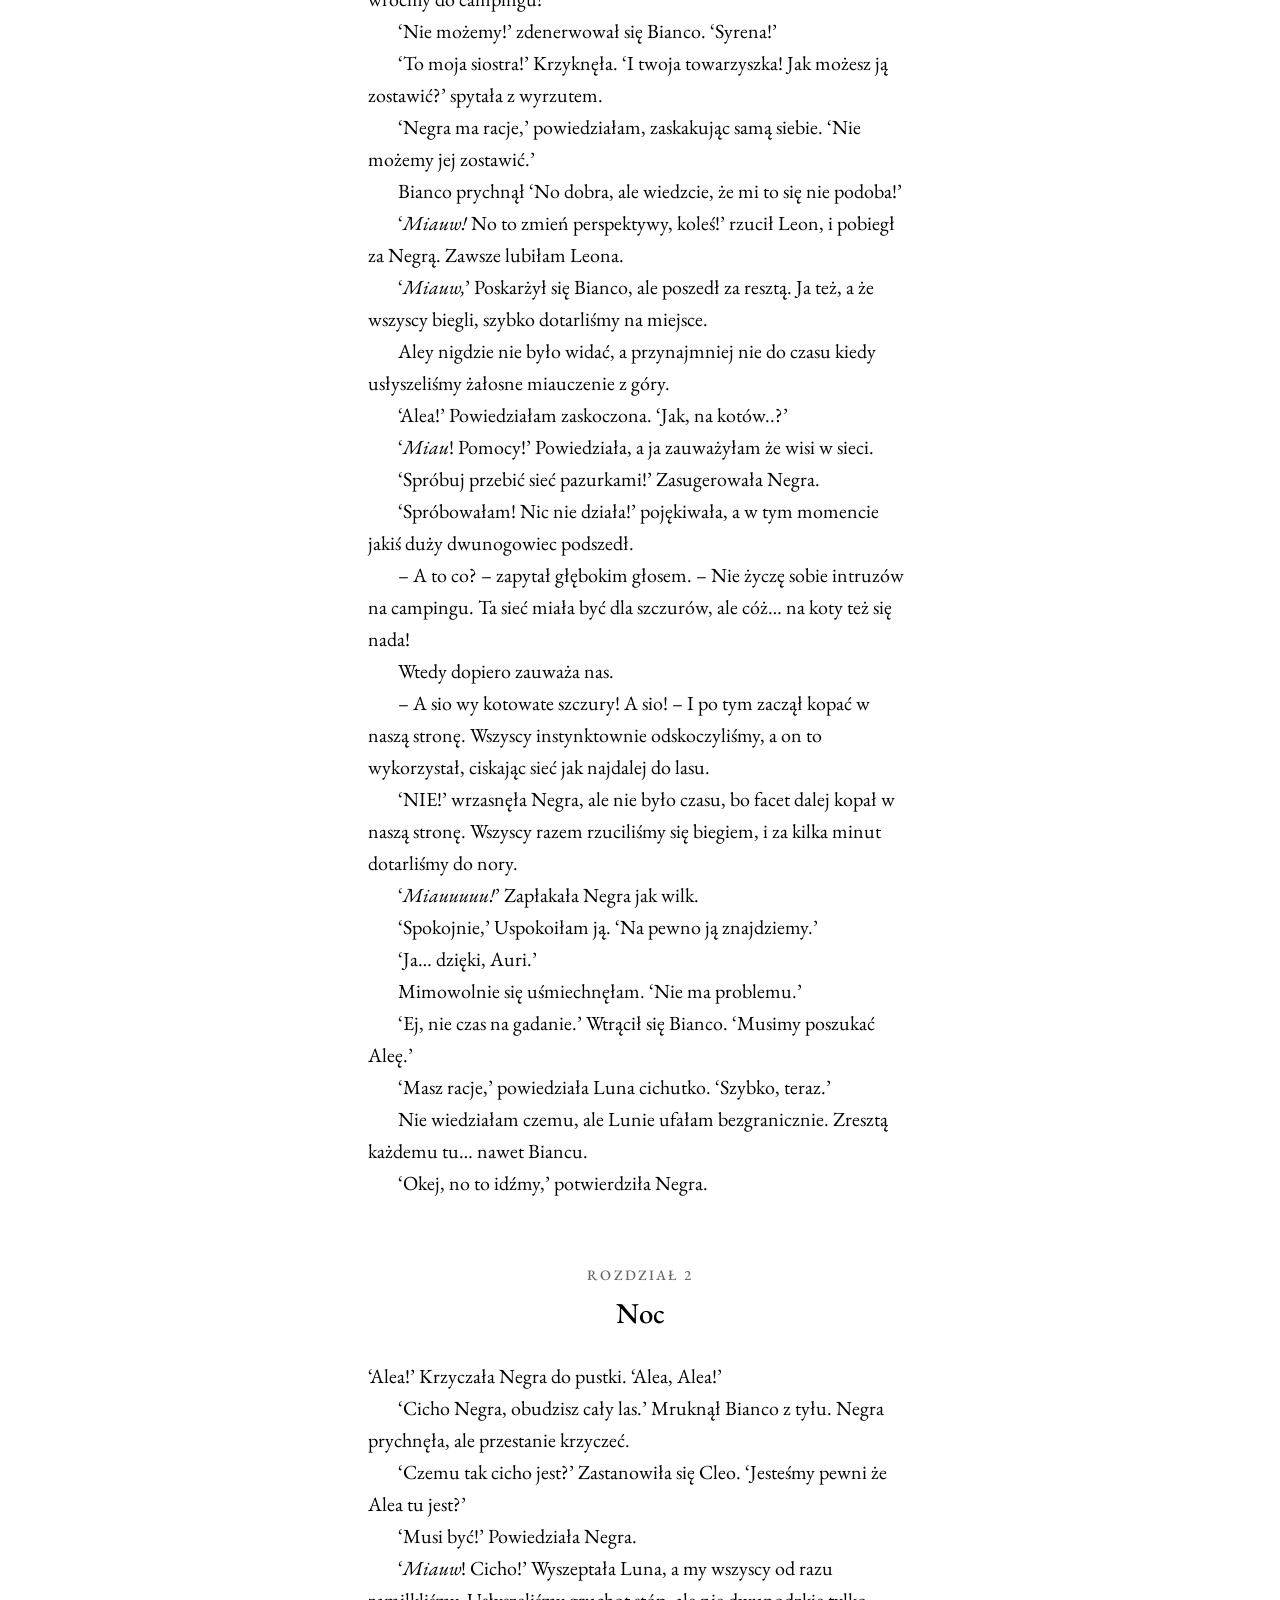
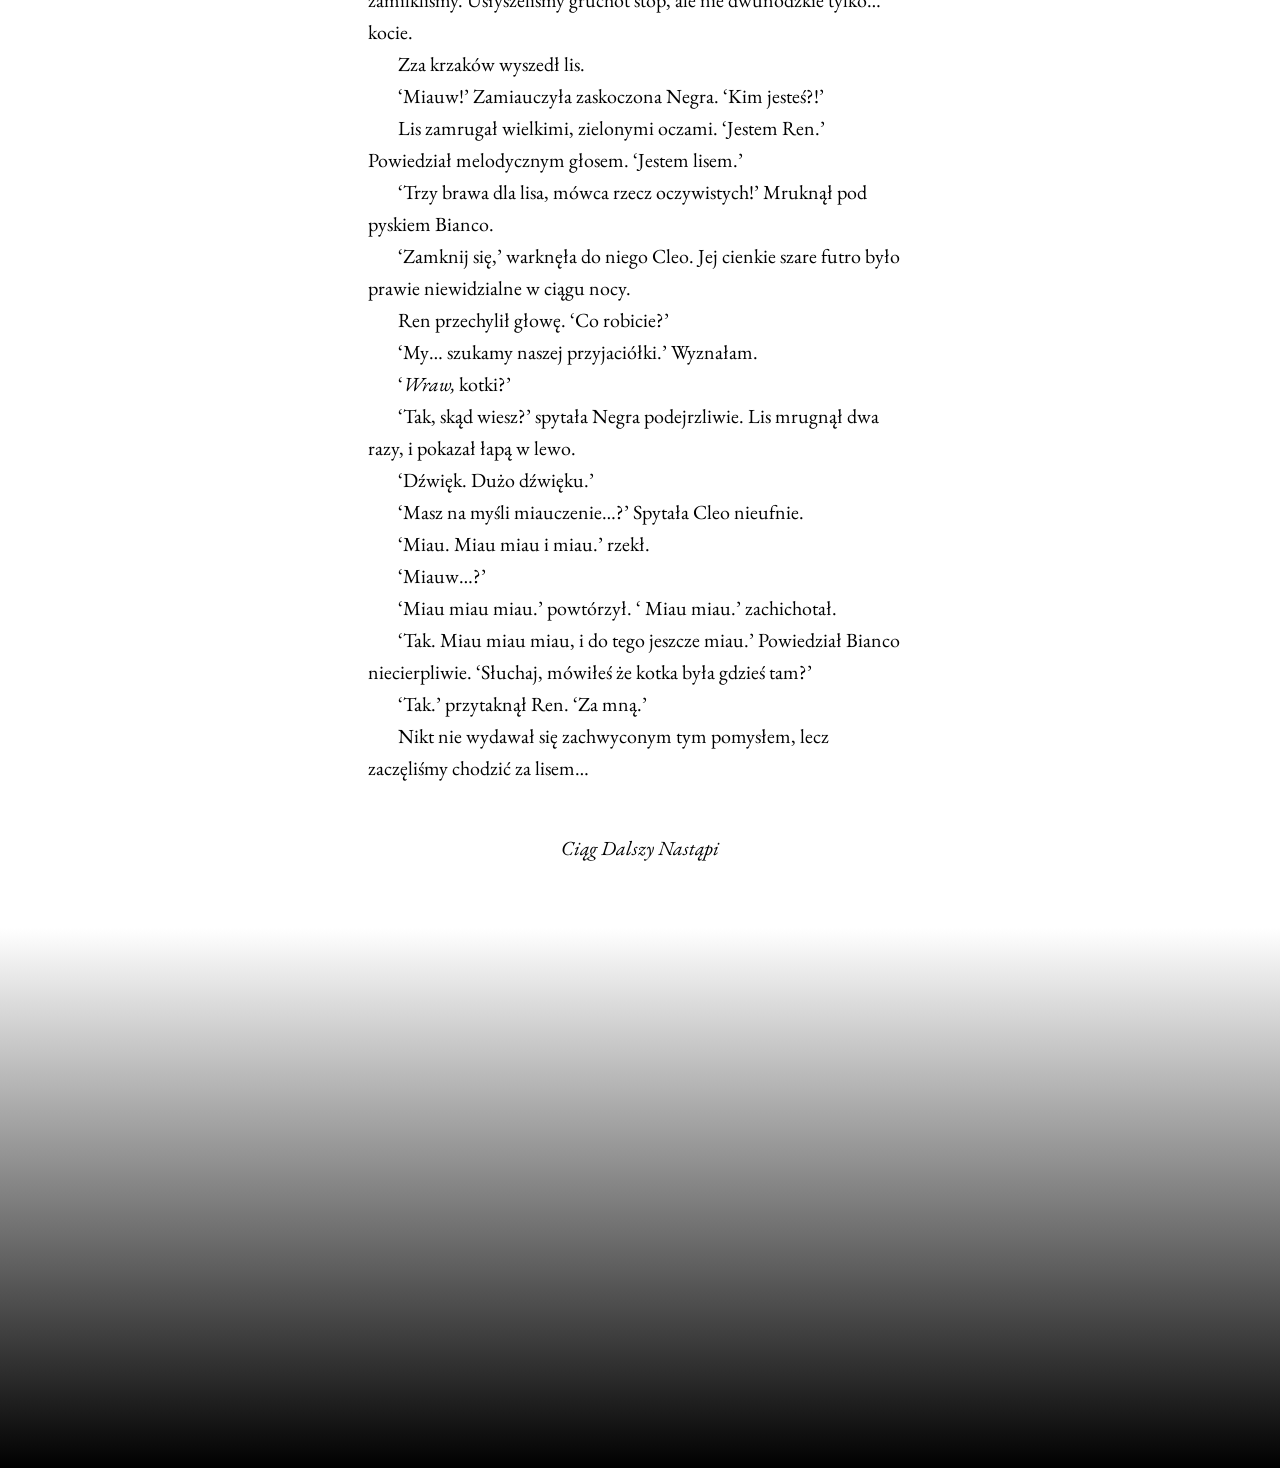
<file: koty/index.html>
<!doctype html>
<html lang="pl" dir="ltr">
<head>
  <meta charset="utf-8">
  <meta name="viewport" content="width=device-width, initial-scale=1">
  <title>Koty · Rada Alishahi</title>
  <link rel="alternate" hreflang="pl" href="https://rada.chrupala.me/koty/">
  <link rel="alternate" hreflang="en" href="https://rada.chrupala.me/en/koty/">
  <link rel="alternate" hreflang="fa" href="https://rada.chrupala.me/fa/koty/">
  <link rel="stylesheet" href="../style.css?v=15">
</head>
<body>
  <nav class="topbar">
    <a class="brand" href="../" aria-label="Strona główna" title="Strona główna"><svg viewBox="0 0 24 24" width="24" height="24" aria-hidden="true" focusable="false"><path d="M3 10.5 12 3l9 7.5" fill="none" stroke="currentColor" stroke-width="1.8" stroke-linecap="round" stroke-linejoin="round"/><path d="M5.5 9v11.5h5v-6h3v6h5V9" fill="none" stroke="currentColor" stroke-width="1.8" stroke-linejoin="round"/></svg></a>
    <a class="nav-link" href="../#stories">Opowiadania</a>
    <a class="nav-link" href="../gallery/">Galeria</a>
    <div class="langs">
      <a href="../koty/" lang="pl" hreflang="pl" title="Polski" aria-current="page">PL</a>
      <a href="../en/koty/" lang="en" hreflang="en" title="English">EN</a>
      <a href="../fa/koty/" lang="fa" hreflang="fa" title="فارسی">فا</a>
    </div>
  </nav>
  <header>
    <h1>Koty</h1>
    <p class="byline">opowiadanie – <a href="../">Rada Alishahi</a></p>
  </header>
  <div class="fade fade-to-white" aria-hidden="true"></div>
  <main>
    <article class="story">
    <h2><span class="chapter-no">Rozdział 1</span>Dwunogowcy</h2>
    <p>Dziś jest dobry dzień! Otwarł się “camping”, czyli miejsce gdzie wszyscy dwunogowcy śpią, w ich małych domkach. W sumie przypominają mi domek takiego psa, Reksia, ktorego poznalam dawno temu. Było naprawde dużo kolorow! Niebieski, pomarańczowy, fioletowy, biały… istna tęcza!</p>
    <p>Kiedy było w środku nocy zamierzaliśmy zacząć rabowanie, ale och! Wyszliśmy z krzaków, i od razu jakaś syrena zabrzmiała!</p>
    <p>– WEEEEEEH!</p>
    <p>A potem jakiś głos:</p>
    <p>– Cicho Marcelek! Mówiłam cicho!</p>
    <p>– Barbaro, <em>mówiłem</em> ci że camping z trzylatkiem to zły pomysł!</p>
    <p>– WEEEEEEH!</p>
    <p>– Och Marek, przecież to był twój pomysł by pójść na camping!</p>
    <p>– Trzy lata temu…!!</p>
    <p>– WEEEEEEH!</p>
    <p>– Marcelku, obudzisz wszystkich w campingu!</p>
    <p>Włączały się światła w innych domkach, i ludzie zaczęli krzyczeć. No więc uznaliśmy że to jednak był zły pomysł, i że spadamy.</p>
    <p>‘Hej, od kiedy tak się dzieje?!’ Zapytał mnie Bianco kiedy biegliśmy do nory.</p>
    <p>‘A skąd mam wiedzieć?’ Spytałam. ‘Będziemy chyba jakoś inaczej musieli dostać jedzenie.’</p>
    <p>‘Dotarliśmy,’ oznajmiła Negra, nasza przywódczyni. ‘Musimy znaleźć jedzenie jakoś inaczej. Pomysły, Alea?’</p>
    <p>Alea była siostrą Negry. Było strasznie irytujące jak zawsze ją pytała o rzeczy i ignorowała resztę.</p>
    <p>Nikt nie odpowiedział.</p>
    <p>‘Alea?’ powtórzyła Negra. ‘Alea!’</p>
    <p>‘Gdzie <em>jest</em> Alea?’ spytała Luna, kotka tak biała że aż nie dało się uwierzyć.</p>
    <p>Wszyscy się rozejrzeliśmy. Alei nigdzie nie było widać.</p>
    <p>‘Musimy ją znaleźć!’ Krzyknęła Cleo, co mnie zaskoczyło bo akurat ona doprawdy nie lubiła Alei.</p>
    <p>‘Wiem,’ powiedziała Negra, wyglądając zdenerwowana. ‘Szybko, wróćmy do campingu!’</p>
    <p>‘Nie możemy!’ zdenerwował się Bianco. ‘Syrena!’</p>
    <p>‘To moja siostra!’ Krzyknęła. ‘I twoja towarzyszka! Jak możesz ją zostawić?’ spytała z wyrzutem.</p>
    <p>‘Negra ma racje,’ powiedziałam, zaskakując samą siebie. ‘Nie możemy jej zostawić.’</p>
    <p>Bianco prychnął ‘No dobra, ale wiedzcie, że mi to się nie podoba!’</p>
    <p>‘<em>Miauw!</em> No to zmień perspektywy, koleś!’ rzucił Leon, i pobiegł za Negrą. Zawsze lubiłam Leona.</p>
    <p>‘<em>Miauw,</em>’ Poskarżył się Bianco, ale poszedł za resztą. Ja też, a że wszyscy biegli, szybko dotarliśmy na miejsce.</p>
    <p>Aley nigdzie nie było widać, a przynajmniej nie do czasu kiedy usłyszeliśmy żałosne miauczenie z góry.</p>
    <p>‘Alea!’ Powiedziałam zaskoczona. ‘Jak, na kotów..?’</p>
    <p>‘<em>Miau</em>! Pomocy!’ Powiedziała, a ja zauważyłam że wisi w sieci.</p>
    <p>‘Spróbuj przebić sieć pazurkami!’ Zasugerowała Negra.</p>
    <p>‘Spróbowałam! Nic nie działa!’ pojękiwała, a w tym momencie jakiś duży dwunogowiec podszedł.</p>
    <p>– A to co? – zapytał głębokim głosem. – Nie życzę sobie intruzów na campingu. Ta sieć miała być dla szczurów, ale cóż… na koty też się nada!</p>
    <p>Wtedy dopiero zauważa nas.</p>
    <p>– A sio wy kotowate szczury! A sio! – I po tym zaczął kopać w naszą stronę. Wszyscy instynktownie odskoczyliśmy, a on to wykorzystał, ciskając sieć jak najdalej do lasu.</p>
    <p>‘NIE!’ wrzasnęła Negra, ale nie było czasu, bo facet dalej kopał w naszą stronę. Wszyscy razem rzuciliśmy się biegiem, i za kilka minut dotarliśmy do nory.</p>
    <p>‘<em>Miauuuuu!</em>’ Zapłakała Negra jak wilk.</p>
    <p>‘Spokojnie,’ Uspokoiłam ją. ‘Na pewno ją znajdziemy.’</p>
    <p>‘Ja… dzięki, Auri.’</p>
    <p>Mimowolnie się uśmiechnęłam. ‘Nie ma problemu.’</p>
    <p>‘Ej, nie czas na gadanie.’ Wtrącił się Bianco. ‘Musimy poszukać Aleę.’</p>
    <p>‘Masz racje,’ powiedziała Luna cichutko. ‘Szybko, teraz.’</p>
    <p>Nie wiedziałam czemu, ale Lunie ufałam bezgranicznie. Zresztą każdemu tu… nawet Biancu.</p>
    <p>‘Okej, no to idźmy,’ potwierdziła Negra.</p>
    <h2><span class="chapter-no">Rozdział 2</span>Noc</h2>
    <p>‘Alea!’ Krzyczała Negra do pustki. ‘Alea, Alea!’</p>
    <p>‘Cicho Negra, obudzisz cały las.’ Mruknął Bianco z tyłu. Negra prychnęła, ale przestanie krzyczeć.</p>
    <p>‘Czemu tak cicho jest?’ Zastanowiła się Cleo. ‘Jesteśmy pewni że Alea tu jest?’</p>
    <p>‘Musi być!’ Powiedziała Negra.</p>
    <p>‘<em>Miauw</em>! Cicho!’ Wyszeptała Luna, a my wszyscy od razu zamilkliśmy. Usłyszeliśmy gruchot stóp, ale nie dwunodzkie tylko… kocie.</p>
    <p>Zza krzaków wyszedł lis.</p>
    <p>‘Miauw!’ Zamiauczyła zaskoczona Negra. ‘Kim jesteś?!’</p>
    <p>Lis zamrugał wielkimi, zielonymi oczami. ‘Jestem Ren.’ Powiedział melodycznym głosem. ‘Jestem lisem.’</p>
    <p>‘Trzy brawa dla lisa, mówca rzecz oczywistych!’ Mruknął pod pyskiem Bianco.</p>
    <p>‘Zamknij się,’ warknęła do niego Cleo. Jej cienkie szare futro było prawie niewidzialne w ciągu nocy.</p>
    <p>Ren przechylił głowę. ‘Co robicie?’</p>
    <p>‘My… szukamy naszej przyjaciółki.’ Wyznałam.</p>
    <p>‘<em>Wraw,</em> kotki?’</p>
    <p>‘Tak, skąd wiesz?’ spytała Negra podejrzliwie. Lis mrugnął dwa razy, i pokazał łapą w lewo.</p>
    <p>‘Dźwięk. Dużo dźwięku.’</p>
    <p>‘Masz na myśli miauczenie…?’ Spytała Cleo nieufnie.</p>
    <p>‘Miau. Miau miau i miau.’ rzekł.</p>
    <p>‘Miauw…?’</p>
    <p>‘Miau miau miau.’ powtórzył. ‘ Miau miau.’ zachichotał.</p>
    <p>‘Tak. Miau miau miau, i do tego jeszcze miau.’ Powiedział Bianco niecierpliwie. ‘Słuchaj, mówiłeś że kotka była gdzieś tam?’</p>
    <p>‘Tak.’ przytaknął Ren. ‘Za mną.’</p>
    <p>Nikt nie wydawał się zachwyconym tym pomysłem, lecz zaczęliśmy chodzić za lisem…</p>
    <p class="tbc"><em>Ciąg Dalszy Nastąpi</em></p>
    </article>
  </main>
  <div class="fade fade-to-black" aria-hidden="true"></div>
</body>
</html>
</file>
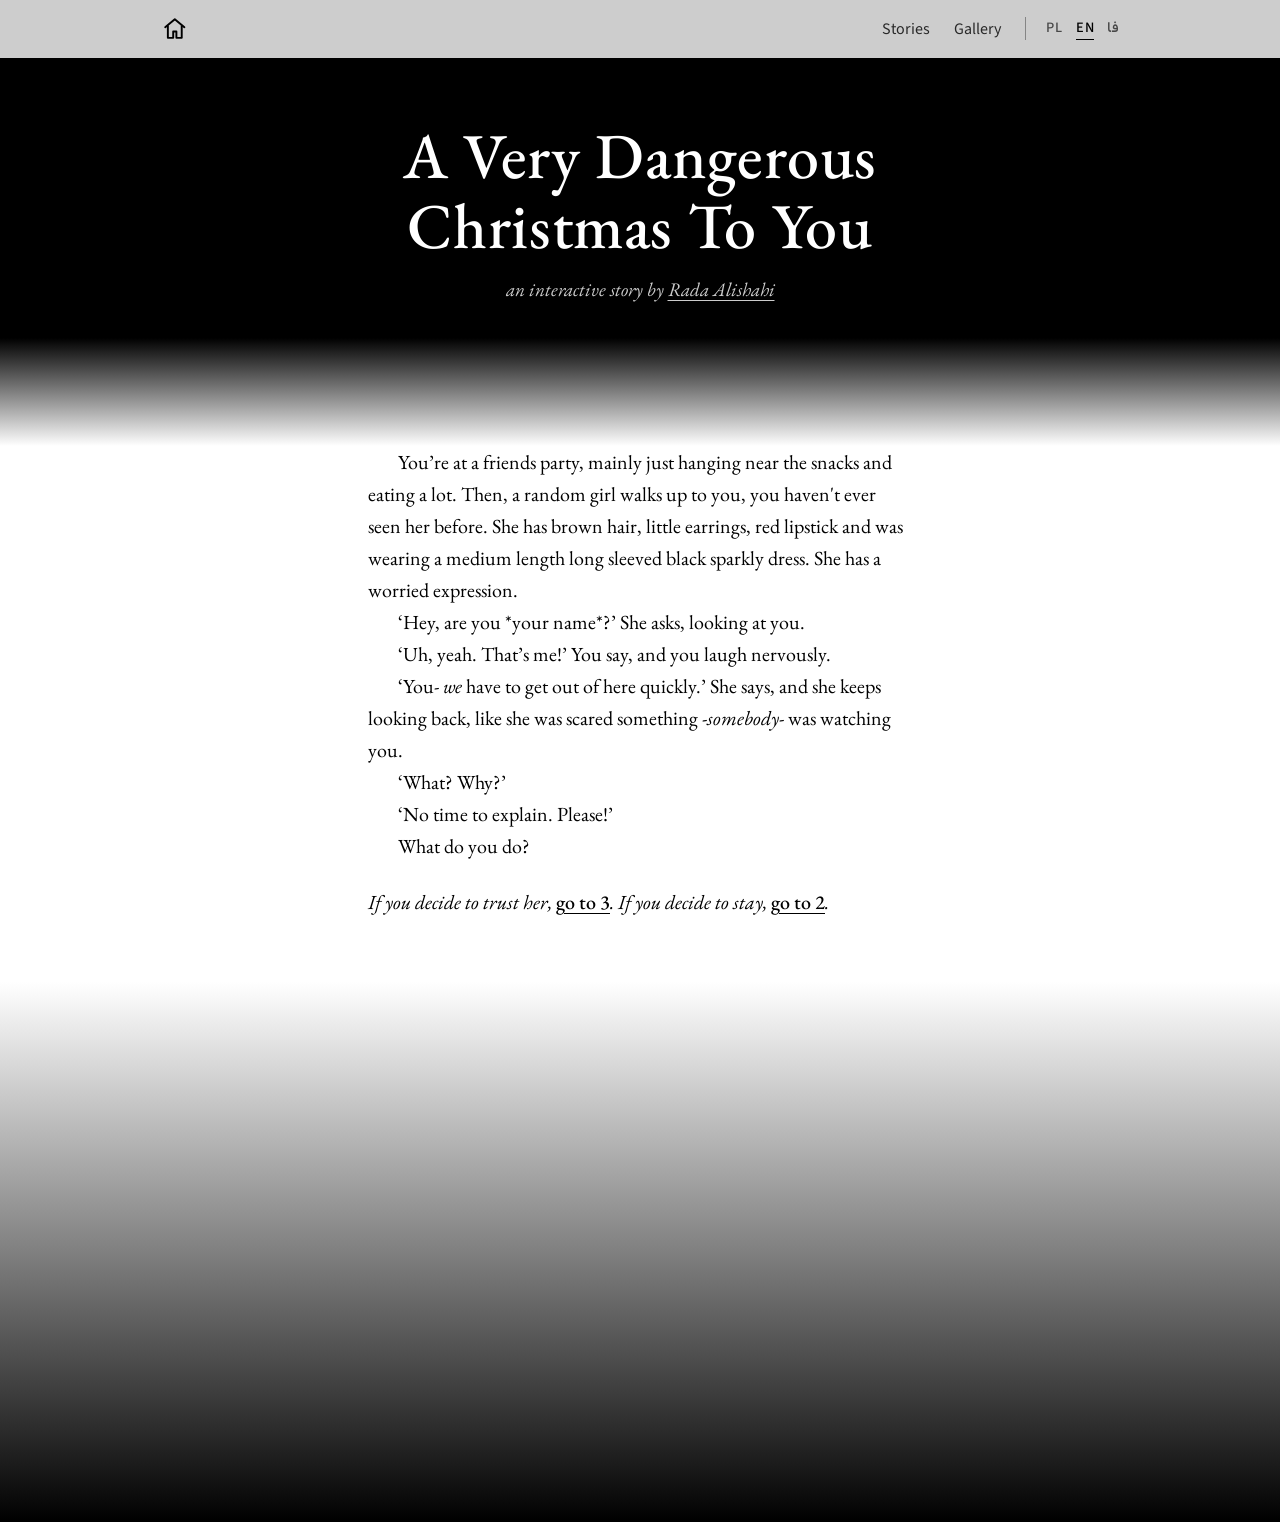
<file: en/christmas/index.html>
<!doctype html>
<html lang="en" dir="ltr">
<head>
  <meta charset="utf-8">
  <meta name="viewport" content="width=device-width, initial-scale=1">
  <title>A Very Dangerous Christmas To You · Rada Alishahi</title>
  <link rel="alternate" hreflang="pl" href="https://rada.chrupala.me/christmas/">
  <link rel="alternate" hreflang="en" href="https://rada.chrupala.me/en/christmas/">
  <link rel="alternate" hreflang="fa" href="https://rada.chrupala.me/fa/christmas/">
  <link rel="stylesheet" href="../../style.css?v=15">
</head>
<body>
  <nav class="topbar">
    <a class="brand" href="../../en/" aria-label="Home" title="Home"><svg viewBox="0 0 24 24" width="24" height="24" aria-hidden="true" focusable="false"><path d="M3 10.5 12 3l9 7.5" fill="none" stroke="currentColor" stroke-width="1.8" stroke-linecap="round" stroke-linejoin="round"/><path d="M5.5 9v11.5h5v-6h3v6h5V9" fill="none" stroke="currentColor" stroke-width="1.8" stroke-linejoin="round"/></svg></a>
    <a class="nav-link" href="../../en/#stories">Stories</a>
    <a class="nav-link" href="../../en/gallery/">Gallery</a>
    <div class="langs">
      <a href="../../christmas/" lang="pl" hreflang="pl" title="Polski">PL</a>
      <a href="../../en/christmas/" lang="en" hreflang="en" title="English" aria-current="page">EN</a>
      <a href="../../fa/christmas/" lang="fa" hreflang="fa" title="فارسی">فا</a>
    </div>
  </nav>
  <header>
    <h1 class="h1-long">A Very Dangerous Christmas To You</h1>
    <p class="byline">an interactive story by <a href="../../en/">Rada Alishahi</a></p>
  </header>
  <div class="fade fade-to-white" aria-hidden="true"></div>
  <main>
    <article class="story cyoa">
    <section id="s1">
      <p>You’re at a friends party, mainly just hanging near the snacks and eating a lot. Then, a random girl walks up to you, you haven't ever seen her before. She has brown hair, little earrings, red lipstick and was wearing a medium length long sleeved black sparkly dress. She has a worried expression.</p>
      <p>‘Hey, are you *your name*?’ She asks, looking at you.</p>
      <p>‘Uh, yeah. That’s me!’ You say, and you laugh nervously.</p>
      <p>‘You- <em>we</em> have to get out of here quickly.’ She says, and she keeps looking back, like she was scared something -<em>somebody</em>- was watching you.</p>
      <p>‘What? Why?’</p>
      <p>‘No time to explain. Please!’</p>
      <p>What do you do?</p>
      <p class="choice">If you decide to trust her, <a href="#s3">go to 3</a>. If you decide to stay, <a href="#s2">go to 2</a>.</p>
    </section>
    <section id="s2">
      <p class="section-no">2</p>
      <p>You don´t trust it.</p>
      <p>‘No… I can't come with you.’ You shake your head. ‘Sorry.’</p>
      <p>She glares at you. ‘Well yes,’ she spits out. ‘Well do that! Kill yourself!’ She says angrily, walking away.</p>
      <p>You feel confused. What just happened? You run back to the girl.</p>
      <p>‘Wait! Could you at least explain what is happening?’</p>
      <p>She looks behind you, and her eyes widen. ‘Oh my goodness.’</p>
      <p>You turn around. You see the following: a blonde lady and brunette man talking with drinks in their hand. An old lady sulking in the corner, a boy trying to make a conversation with a pretty, dark-skinned girl. And… a middle-aged man, standing there, clutching his bag. His expression was completely blank, so you couldn’t read off his face at all.</p>
      <p>‘Uh…’</p>
      <p>‘<em>Please!</em>’</p>
      <p>What do you do?</p>
      <p class="choice">If you follow her, <a href="#s4">go to 4</a>, if not, <a href="#s5">5</a>.</p>
    </section>
    <section id="s3">
      <p class="section-no">3</p>
      <p>‘Fine. But where?’ You ask her.</p>
      <p>‘You'll see.’ She says. She looks behind you and her eyes widen. You look around and follow her gaze, to a middle aged man with ugly, brown hair, holding a big bag.</p>
      <p>‘Who is he?’ You ask her, but she doesn’t respond, just shakes her head.</p>
      <p>‘Come. Quickly!’ She says as she pulls you away. You vaguely see the man following you, slowly but steady. You both run towards the exit, and you’re about to open the door when Brianna, your friend, walks over.</p>
      <p>‘Hey, why are you going away? The party just started!’ She says, and shoots a quick glance at the girl. ‘Oh, hey Rayna. <em>Fancy seeing you here.</em>’ She says, putting pressure on the words so it comes out as sarcastic.</p>
      <p>Supposed Rayna tells you, ‘Listen, we have to go. Or else you’ll-’ She cuts herself off, looking at Brianna. ‘Or something <em>really</em> unpleasant will happen.’</p>
      <p>You look at Brianna apologetically, but what are you supposed to do?</p>
      <p class="choice">If you (quite brutally) ignore Brianna, and leave trusting the Rayna girl, <a href="#s6">go 6</a>. Are you staying, <a href="#s5">go to 5</a>.</p>
    </section>
    <section id="s4">
      <p class="section-no">4</p>
      <p>‘Oh alright, fine, but where are we going?’</p>
      <p>‘No time, they’re here already!’ She says. The man approaches you slowly. The girl pulls you to the door. You both run to the exit, but then the path is blocked by Rebecca, a girl you vaguely remember from school.</p>
      <p>‘Hey, you can’t leave yet! Jesus, the party just started.’ She says, rolling her eyes. She notices the girl and her face scrunches up with disgust. ‘Oh yes, <em>Rayna</em> is here.’ She said the word “Rayna” like it was something stuck under her shoe.</p>
      <p>The girl -Rayna?- looks at you with panic.</p>
      <p>‘Listen, we have to go. Or else… some unpleasant things will happen.’ She ended, like she was purposely avoiding the word “die” or “death”.</p>
      <p>What do you do?</p>
      <p class="choice">If you (quite brutally) shove past Rebecca and trust Rayna, <a href="#s6">go to 6</a>. If you decide to stay, <a href="#s5">go to 5</a>.</p>
    </section>
    <section id="s5">
      <p class="section-no">5</p>
      <p>‘No, sorry I can’t go. You might be mad, I’m staying.’</p>
      <p>She looks at you with angry and hurt eyes.</p>
      <p>‘Alright. I do not care.’ And with that, she marches away.</p>
      <p>You go back to the snack buffet, confused. When you grab a brownie, the middle-aged man reaches you, and takes out a stick out of his bag. It suddenly turns into a sword, and he pokes you in the chest. It hurts. You die.</p>
      <p class="ending">THE TRAGIC END</p>
      <p class="again"><a href="#s1">Start again</a></p>
    </section>
    <section id="s6">
      <p class="section-no">6</p>
      <p>‘Okay, let’s go.’ You say, and you push through the door, not caring if there’s anybody standing there. You both run outside. Fresh air immediately hits your face, which is nice since you were trapped in that party for longer than an hour (no idea how Rebecca got the ‘just started’ quote).</p>
      <p>‘Follow me! Rayna says, and you do, into the forest. You start to wonder if this was indeed such a good idea.</p>
      <p>‘So can you explain what is happening?’</p>
      <p>She sighs. ‘Alright, so here’s the thing:’ And then she explains.</p>
      <p>‘At school, I was walking towards my locker. But on my way, I saw a shadow going towards the attic. I thought it just was some kind of teacher, but I decided to follow anyway. I figured that if I got caught, I’d just lie and say I got lost. So when I went up the stairs, I saw them entering a room that the school announced “Out of bounds” and nobody was allowed to go inside. It even had a little sign that said: “<em>Hey, sorry, this room is out of bounds! Students are not allowed in under any circumstances.</em>” With a picture of a chicken.’</p>
      <p>Rayna rolled her eyes.</p>
      <p>‘But anyway, I knew it was risky, but decided to enter anyway. What I saw inside…’ She shuddered. ‘It was a mass-murder plan.’</p>
      <p>‘A <em>what</em>?’</p>
      <p>‘So a bunch of people, maybe fifty or sixty, I don’t know, they were planning to attack a person, then claim to be that person’s family, fabricate the will and leave everything to them. They would use that money to buy “do I know how many” guns or something.’</p>
      <p>‘And?’</p>
      <p>‘They just chose a random rich person, which happens to be you. I knew that if they managed to kill you, the whole city would be in danger. Oh, and it’d be pleasant if you didn’t die either.’</p>
      <p>‘Gee, thanks.’</p>
      <p>‘And the worst thing,’ she continued, ignoring you. She leaned in closer. ‘That they’re monsters.’</p>
      <p>‘You know, I kind of figured that out already…’</p>
      <p>‘No, real monsters. Magical ones.’</p>
      <p>You laugh. ‘Yes, I-’ You get cut off by a very loud growling coming from behind.</p>
      <p>What do you do?</p>
      <p class="choice">If you run, <a href="#s7">go to 7</a>. If you distract the monster and hide, <a href="#s8">go to 8</a>.</p>
    </section>
    <section id="s7">
      <p class="section-no">7</p>
      <p>‘Run!’ You say, so you both run deeper into the forest. But then your leg hooks onto a branch. You scream for Rayna, but she falls. The monster reaches her and eats her.</p>
      <p>‘Rayna!’</p>
      <p>But then the monster eats you too. You die. Pretty dumb, huh?</p>
      <p class="ending">THE TRAGIC END</p>
      <p class="again"><a href="#s1">Start again</a></p>
    </section>
    <section id="s8">
      <p class="section-no">8</p>
      <p>You grab a stone.</p>
      <p>‘What are you doing?’ Rayna whispers. But you just shake your head. You throw it with full strength, it lands somewhere around 40 metres away. The growling stops and you hear shuffling to that direction.</p>
      <p>‘Hide!’ You hiss. You both hide in a big bush, somewhere deep in the forest. Half a minute later you hear horrible growling, and the monster shuffling far away. Yes! You both quietly get out of the bush.</p>
      <p>‘So what are we doing now?’ You ask Rayna.</p>
      <p>‘I know a village nearby. It’s safe. Let’s go!’</p>
      <p>You hear the monster roaring again, that’s when you ran like you never ran before.</p>
      <p>20 minutes later you arrive. It’s a small but beautiful place. The trees are beautifully blossoming, even though it was Christmas, in the middle of the winter. But somehow that gave a beautiful, magical vibe, when the pretty pink flowers mixed with the pearl white snow. The houses are made out of wood, and give a nice, cosy vibe. You immediately fall in love with this place.</p>
      <p>You smile softly. ‘What is it called?’</p>
      <p>‘Honnerdome.’ Rayna says. ‘Are you staying here? It is monster-free.’</p>
      <p>You laugh. You have no idea how the rest of life will go on. But for now, you feel happy.</p>
      <p class="ending">THE HAPPY END</p>
      <p>Bravo! You survived! Well done. Now you can just take a different decision and it’s a whole new story!</p>
      <p class="again"><a href="#s1">Start again</a></p>
    </section>
    </article>
  </main>
  <div class="fade fade-to-black" aria-hidden="true"></div>
</body>
</html>
</file>
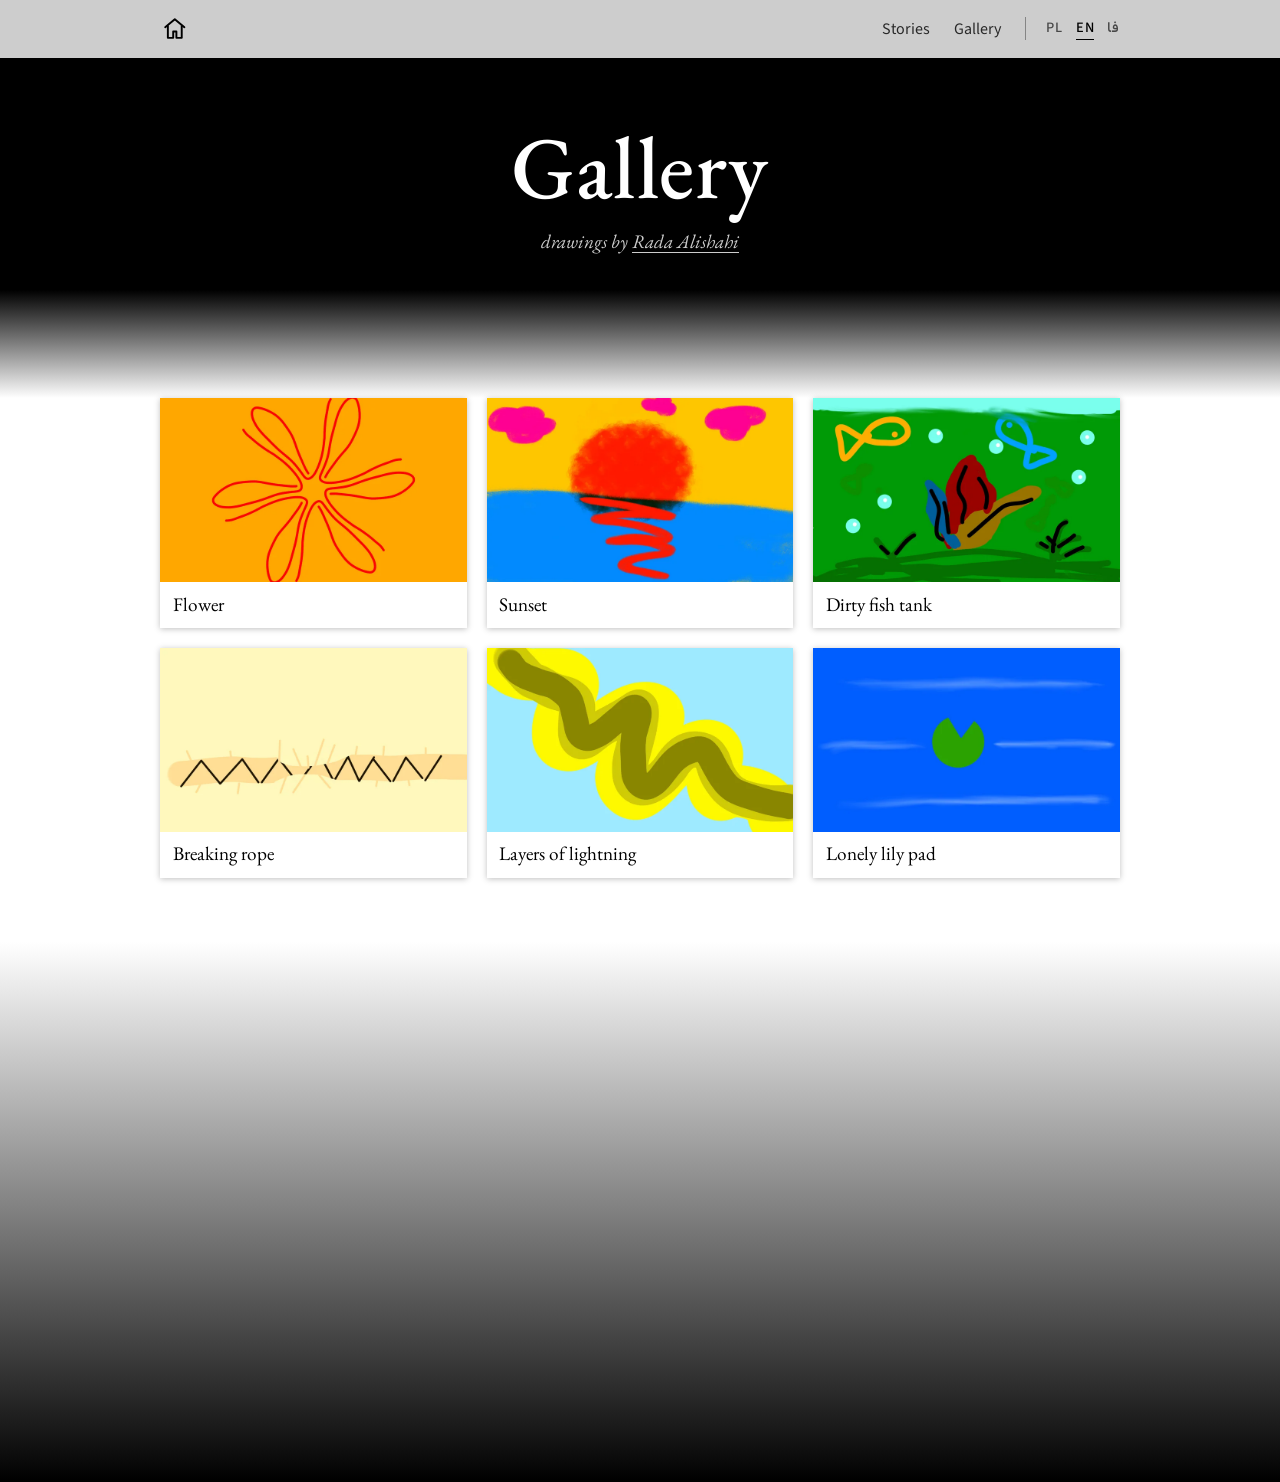
<file: en/gallery/index.html>
<!doctype html>
<html lang="en" dir="ltr">
<head>
  <meta charset="utf-8">
  <meta name="viewport" content="width=device-width, initial-scale=1">
  <title>Gallery · Rada Alishahi</title>
  <link rel="alternate" hreflang="pl" href="https://rada.chrupala.me/gallery/">
  <link rel="alternate" hreflang="en" href="https://rada.chrupala.me/en/gallery/">
  <link rel="alternate" hreflang="fa" href="https://rada.chrupala.me/fa/gallery/">
  <link rel="stylesheet" href="../../style.css?v=15">
</head>
<body>
  <nav class="topbar">
    <a class="brand" href="../../en/" aria-label="Home" title="Home"><svg viewBox="0 0 24 24" width="24" height="24" aria-hidden="true" focusable="false"><path d="M3 10.5 12 3l9 7.5" fill="none" stroke="currentColor" stroke-width="1.8" stroke-linecap="round" stroke-linejoin="round"/><path d="M5.5 9v11.5h5v-6h3v6h5V9" fill="none" stroke="currentColor" stroke-width="1.8" stroke-linejoin="round"/></svg></a>
    <a class="nav-link" href="../../en/#stories">Stories</a>
    <a class="nav-link" href="../../en/gallery/" aria-current="page">Gallery</a>
    <div class="langs">
      <a href="../../gallery/" lang="pl" hreflang="pl" title="Polski">PL</a>
      <a href="../../en/gallery/" lang="en" hreflang="en" title="English" aria-current="page">EN</a>
      <a href="../../fa/gallery/" lang="fa" hreflang="fa" title="فارسی">فا</a>
    </div>
  </nav>
  <header>
    <h1>Gallery</h1>
    <p class="byline">drawings by <a href="../../en/">Rada Alishahi</a></p>
  </header>
  <div class="fade fade-to-white" aria-hidden="true"></div>
  <main>
    <section class="gallery" id="gallery">
      <ul>
        <li><a href="#art-1"><img src="../../gallery/img/01-thumb.webp" alt="Red line drawing of a six-petalled flower on an orange background" width="800" height="480" loading="lazy"><span class="caption">Flower</span></a></li>
        <li><a href="#art-2"><img src="../../gallery/img/02-thumb.webp" alt="Sunset over the sea with pink clouds" width="800" height="480" loading="lazy"><span class="caption">Sunset</span></a></li>
        <li><a href="#art-3"><img src="../../gallery/img/03-thumb.webp" alt="Underwater scene with two fish, bubbles and a colourful plant" width="800" height="480" loading="lazy"><span class="caption">Dirty fish tank</span></a></li>
        <li><a href="#art-4"><img src="../../gallery/img/04-thumb.webp" alt="Black zigzag on a pale yellow band" width="800" height="480" loading="lazy"><span class="caption">Breaking rope</span></a></li>
        <li><a href="#art-5"><img src="../../gallery/img/05-thumb.webp" alt="Wavy olive and yellow ribbon on a light blue background" width="800" height="480" loading="lazy"><span class="caption">Layers of lightning</span></a></li>
        <li><a href="#art-6"><img src="../../gallery/img/06-thumb.webp" alt="Green water-lily leaf on blue water" width="800" height="480" loading="lazy"><span class="caption">Lonely lily pad</span></a></li>
      </ul>
    </section>
  </main>
  <div class="fade fade-to-black" aria-hidden="true"></div>
  <div class="lightbox" id="art-1" role="dialog" aria-label="Flower">
    <a class="lb-close" href="#gallery" aria-label="Close" title="Close">×</a>
    <a class="lb-prev" href="#art-6" aria-label="Previous" title="Previous">‹</a>
    <img src="../../gallery/img/01.webp" alt="Red line drawing of a six-petalled flower on an orange background" width="2048" height="1229" loading="lazy">
    <p class="lb-caption">Flower</p>
    <a class="lb-next" href="#art-2" aria-label="Next" title="Next">›</a>
  </div>
  <div class="lightbox" id="art-2" role="dialog" aria-label="Sunset">
    <a class="lb-close" href="#gallery" aria-label="Close" title="Close">×</a>
    <a class="lb-prev" href="#art-1" aria-label="Previous" title="Previous">‹</a>
    <img src="../../gallery/img/02.webp" alt="Sunset over the sea with pink clouds" width="2000" height="1200" loading="lazy">
    <p class="lb-caption">Sunset</p>
    <a class="lb-next" href="#art-3" aria-label="Next" title="Next">›</a>
  </div>
  <div class="lightbox" id="art-3" role="dialog" aria-label="Dirty fish tank">
    <a class="lb-close" href="#gallery" aria-label="Close" title="Close">×</a>
    <a class="lb-prev" href="#art-2" aria-label="Previous" title="Previous">‹</a>
    <img src="../../gallery/img/03.webp" alt="Underwater scene with two fish, bubbles and a colourful plant" width="2048" height="1229" loading="lazy">
    <p class="lb-caption">Dirty fish tank</p>
    <a class="lb-next" href="#art-4" aria-label="Next" title="Next">›</a>
  </div>
  <div class="lightbox" id="art-4" role="dialog" aria-label="Breaking rope">
    <a class="lb-close" href="#gallery" aria-label="Close" title="Close">×</a>
    <a class="lb-prev" href="#art-3" aria-label="Previous" title="Previous">‹</a>
    <img src="../../gallery/img/04.webp" alt="Black zigzag on a pale yellow band" width="2048" height="1229" loading="lazy">
    <p class="lb-caption">Breaking rope</p>
    <a class="lb-next" href="#art-5" aria-label="Next" title="Next">›</a>
  </div>
  <div class="lightbox" id="art-5" role="dialog" aria-label="Layers of lightning">
    <a class="lb-close" href="#gallery" aria-label="Close" title="Close">×</a>
    <a class="lb-prev" href="#art-4" aria-label="Previous" title="Previous">‹</a>
    <img src="../../gallery/img/05.webp" alt="Wavy olive and yellow ribbon on a light blue background" width="2048" height="1229" loading="lazy">
    <p class="lb-caption">Layers of lightning</p>
    <a class="lb-next" href="#art-6" aria-label="Next" title="Next">›</a>
  </div>
  <div class="lightbox" id="art-6" role="dialog" aria-label="Lonely lily pad">
    <a class="lb-close" href="#gallery" aria-label="Close" title="Close">×</a>
    <a class="lb-prev" href="#art-5" aria-label="Previous" title="Previous">‹</a>
    <img src="../../gallery/img/06.webp" alt="Green water-lily leaf on blue water" width="2048" height="1229" loading="lazy">
    <p class="lb-caption">Lonely lily pad</p>
    <a class="lb-next" href="#art-1" aria-label="Next" title="Next">›</a>
  </div>
</body>
</html>
</file>
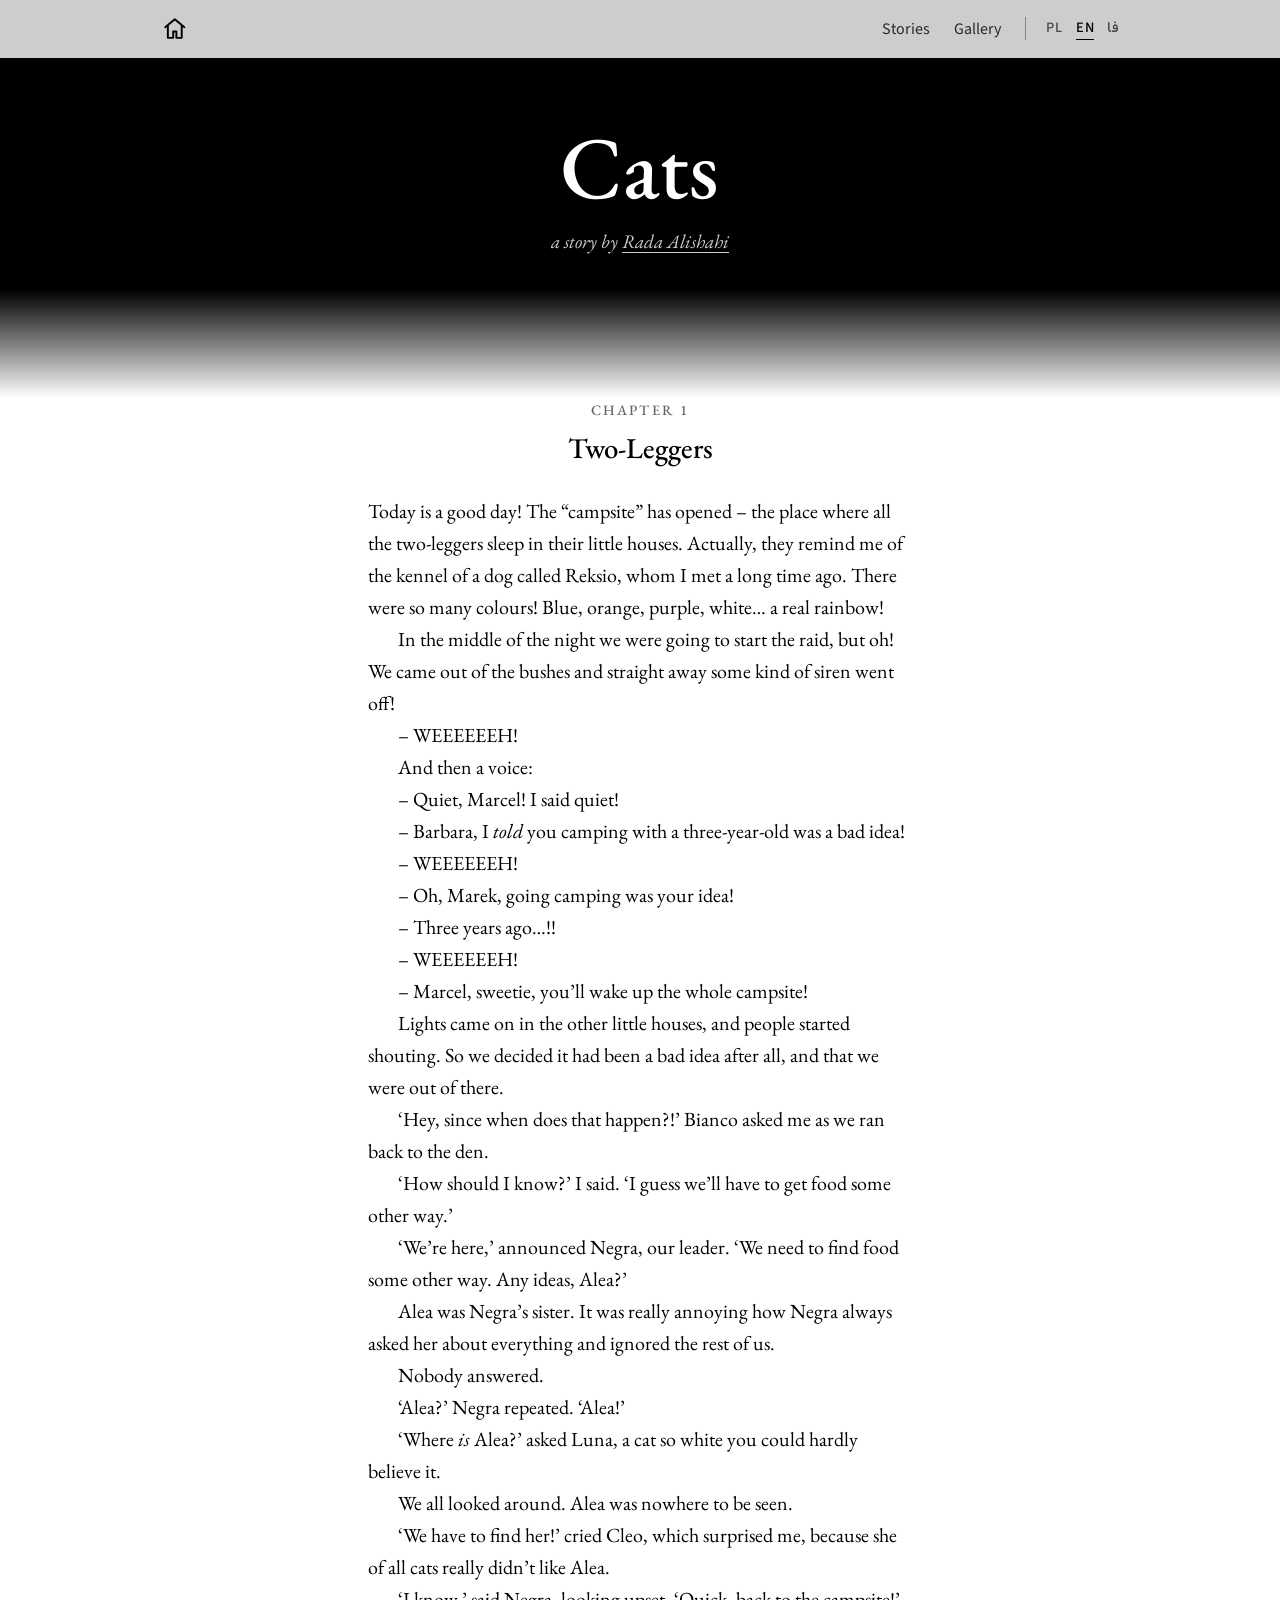
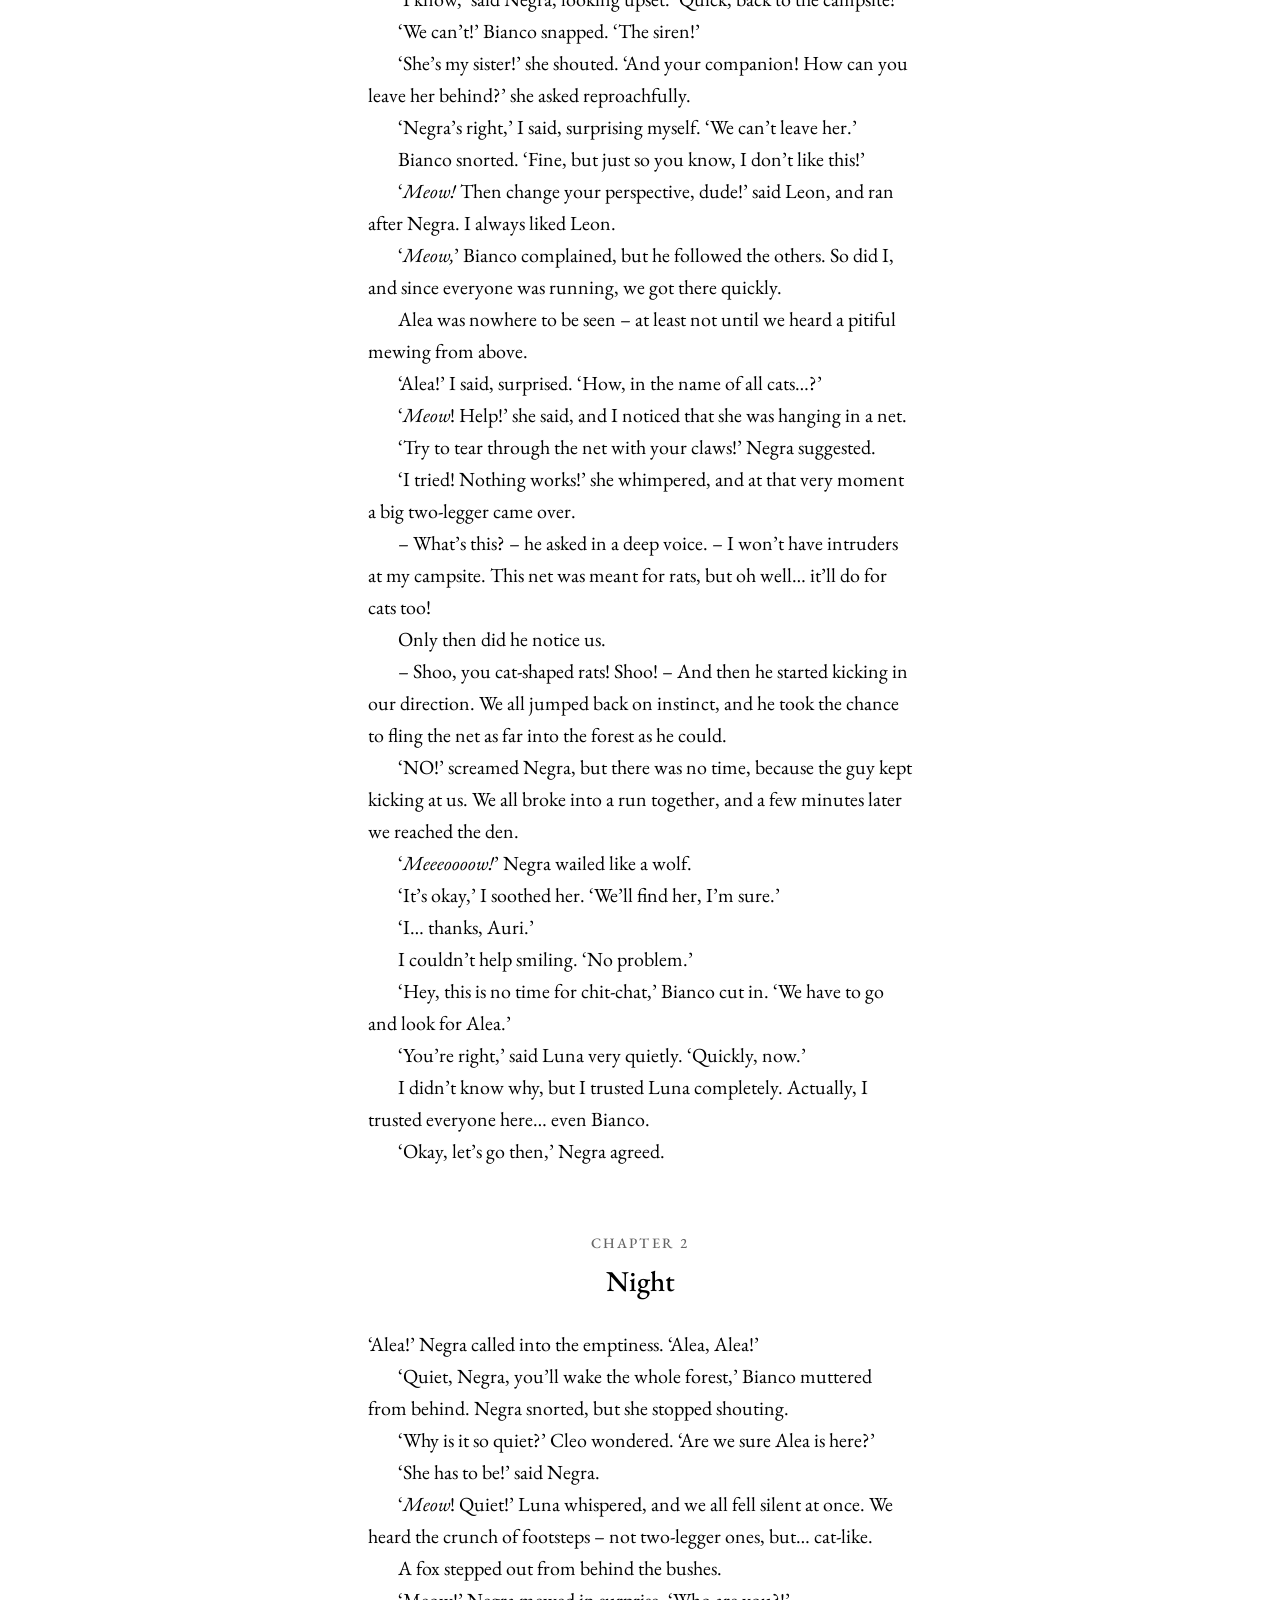
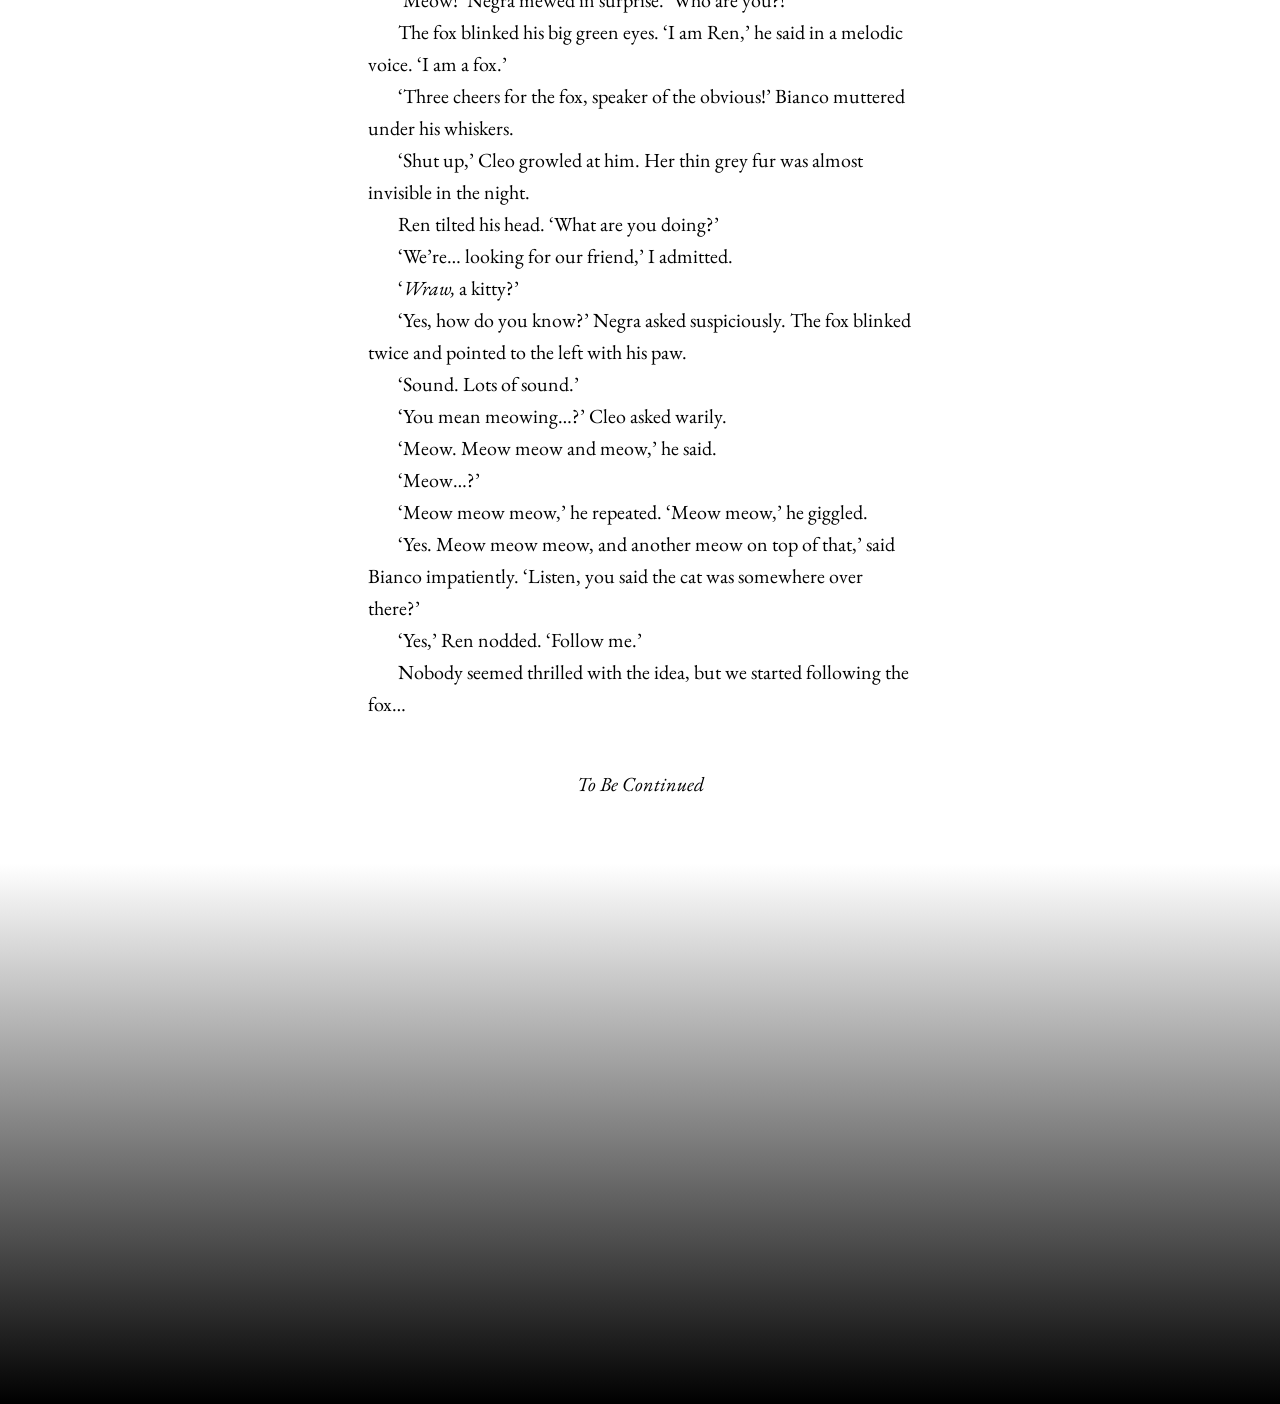
<file: en/koty/index.html>
<!doctype html>
<html lang="en" dir="ltr">
<head>
  <meta charset="utf-8">
  <meta name="viewport" content="width=device-width, initial-scale=1">
  <title>Cats · Rada Alishahi</title>
  <link rel="alternate" hreflang="pl" href="https://rada.chrupala.me/koty/">
  <link rel="alternate" hreflang="en" href="https://rada.chrupala.me/en/koty/">
  <link rel="alternate" hreflang="fa" href="https://rada.chrupala.me/fa/koty/">
  <link rel="stylesheet" href="../../style.css?v=15">
</head>
<body>
  <nav class="topbar">
    <a class="brand" href="../../en/" aria-label="Home" title="Home"><svg viewBox="0 0 24 24" width="24" height="24" aria-hidden="true" focusable="false"><path d="M3 10.5 12 3l9 7.5" fill="none" stroke="currentColor" stroke-width="1.8" stroke-linecap="round" stroke-linejoin="round"/><path d="M5.5 9v11.5h5v-6h3v6h5V9" fill="none" stroke="currentColor" stroke-width="1.8" stroke-linejoin="round"/></svg></a>
    <a class="nav-link" href="../../en/#stories">Stories</a>
    <a class="nav-link" href="../../en/gallery/">Gallery</a>
    <div class="langs">
      <a href="../../koty/" lang="pl" hreflang="pl" title="Polski">PL</a>
      <a href="../../en/koty/" lang="en" hreflang="en" title="English" aria-current="page">EN</a>
      <a href="../../fa/koty/" lang="fa" hreflang="fa" title="فارسی">فا</a>
    </div>
  </nav>
  <header>
    <h1>Cats</h1>
    <p class="byline">a story by <a href="../../en/">Rada Alishahi</a></p>
  </header>
  <div class="fade fade-to-white" aria-hidden="true"></div>
  <main>
    <article class="story">
    <h2><span class="chapter-no">Chapter 1</span>Two-Leggers</h2>
    <p>Today is a good day! The “campsite” has opened – the place where all the two-leggers sleep in their little houses. Actually, they remind me of the kennel of a dog called Reksio, whom I met a long time ago. There were so many colours! Blue, orange, purple, white… a real rainbow!</p>
    <p>In the middle of the night we were going to start the raid, but oh! We came out of the bushes and straight away some kind of siren went off!</p>
    <p>– WEEEEEEH!</p>
    <p>And then a voice:</p>
    <p>– Quiet, Marcel! I said quiet!</p>
    <p>– Barbara, I <em>told</em> you camping with a three-year-old was a bad idea!</p>
    <p>– WEEEEEEH!</p>
    <p>– Oh, Marek, going camping was your idea!</p>
    <p>– Three years ago…!!</p>
    <p>– WEEEEEEH!</p>
    <p>– Marcel, sweetie, you’ll wake up the whole campsite!</p>
    <p>Lights came on in the other little houses, and people started shouting. So we decided it had been a bad idea after all, and that we were out of there.</p>
    <p>‘Hey, since when does that happen?!’ Bianco asked me as we ran back to the den.</p>
    <p>‘How should I know?’ I said. ‘I guess we’ll have to get food some other way.’</p>
    <p>‘We’re here,’ announced Negra, our leader. ‘We need to find food some other way. Any ideas, Alea?’</p>
    <p>Alea was Negra’s sister. It was really annoying how Negra always asked her about everything and ignored the rest of us.</p>
    <p>Nobody answered.</p>
    <p>‘Alea?’ Negra repeated. ‘Alea!’</p>
    <p>‘Where <em>is</em> Alea?’ asked Luna, a cat so white you could hardly believe it.</p>
    <p>We all looked around. Alea was nowhere to be seen.</p>
    <p>‘We have to find her!’ cried Cleo, which surprised me, because she of all cats really didn’t like Alea.</p>
    <p>‘I know,’ said Negra, looking upset. ‘Quick, back to the campsite!’</p>
    <p>‘We can’t!’ Bianco snapped. ‘The siren!’</p>
    <p>‘She’s my sister!’ she shouted. ‘And your companion! How can you leave her behind?’ she asked reproachfully.</p>
    <p>‘Negra’s right,’ I said, surprising myself. ‘We can’t leave her.’</p>
    <p>Bianco snorted. ‘Fine, but just so you know, I don’t like this!’</p>
    <p>‘<em>Meow!</em> Then change your perspective, dude!’ said Leon, and ran after Negra. I always liked Leon.</p>
    <p>‘<em>Meow,</em>’ Bianco complained, but he followed the others. So did I, and since everyone was running, we got there quickly.</p>
    <p>Alea was nowhere to be seen – at least not until we heard a pitiful mewing from above.</p>
    <p>‘Alea!’ I said, surprised. ‘How, in the name of all cats…?’</p>
    <p>‘<em>Meow</em>! Help!’ she said, and I noticed that she was hanging in a net.</p>
    <p>‘Try to tear through the net with your claws!’ Negra suggested.</p>
    <p>‘I tried! Nothing works!’ she whimpered, and at that very moment a big two-legger came over.</p>
    <p>– What’s this? – he asked in a deep voice. – I won’t have intruders at my campsite. This net was meant for rats, but oh well… it’ll do for cats too!</p>
    <p>Only then did he notice us.</p>
    <p>– Shoo, you cat-shaped rats! Shoo! – And then he started kicking in our direction. We all jumped back on instinct, and he took the chance to fling the net as far into the forest as he could.</p>
    <p>‘NO!’ screamed Negra, but there was no time, because the guy kept kicking at us. We all broke into a run together, and a few minutes later we reached the den.</p>
    <p>‘<em>Meeeoooow!</em>’ Negra wailed like a wolf.</p>
    <p>‘It’s okay,’ I soothed her. ‘We’ll find her, I’m sure.’</p>
    <p>‘I… thanks, Auri.’</p>
    <p>I couldn’t help smiling. ‘No problem.’</p>
    <p>‘Hey, this is no time for chit-chat,’ Bianco cut in. ‘We have to go and look for Alea.’</p>
    <p>‘You’re right,’ said Luna very quietly. ‘Quickly, now.’</p>
    <p>I didn’t know why, but I trusted Luna completely. Actually, I trusted everyone here… even Bianco.</p>
    <p>‘Okay, let’s go then,’ Negra agreed.</p>
    <h2><span class="chapter-no">Chapter 2</span>Night</h2>
    <p>‘Alea!’ Negra called into the emptiness. ‘Alea, Alea!’</p>
    <p>‘Quiet, Negra, you’ll wake the whole forest,’ Bianco muttered from behind. Negra snorted, but she stopped shouting.</p>
    <p>‘Why is it so quiet?’ Cleo wondered. ‘Are we sure Alea is here?’</p>
    <p>‘She has to be!’ said Negra.</p>
    <p>‘<em>Meow</em>! Quiet!’ Luna whispered, and we all fell silent at once. We heard the crunch of footsteps – not two-legger ones, but… cat-like.</p>
    <p>A fox stepped out from behind the bushes.</p>
    <p>‘Meow!’ Negra mewed in surprise. ‘Who are you?!’</p>
    <p>The fox blinked his big green eyes. ‘I am Ren,’ he said in a melodic voice. ‘I am a fox.’</p>
    <p>‘Three cheers for the fox, speaker of the obvious!’ Bianco muttered under his whiskers.</p>
    <p>‘Shut up,’ Cleo growled at him. Her thin grey fur was almost invisible in the night.</p>
    <p>Ren tilted his head. ‘What are you doing?’</p>
    <p>‘We’re… looking for our friend,’ I admitted.</p>
    <p>‘<em>Wraw,</em> a kitty?’</p>
    <p>‘Yes, how do you know?’ Negra asked suspiciously. The fox blinked twice and pointed to the left with his paw.</p>
    <p>‘Sound. Lots of sound.’</p>
    <p>‘You mean meowing…?’ Cleo asked warily.</p>
    <p>‘Meow. Meow meow and meow,’ he said.</p>
    <p>‘Meow…?’</p>
    <p>‘Meow meow meow,’ he repeated. ‘Meow meow,’ he giggled.</p>
    <p>‘Yes. Meow meow meow, and another meow on top of that,’ said Bianco impatiently. ‘Listen, you said the cat was somewhere over there?’</p>
    <p>‘Yes,’ Ren nodded. ‘Follow me.’</p>
    <p>Nobody seemed thrilled with the idea, but we started following the fox…</p>
    <p class="tbc"><em>To Be Continued</em></p>
    </article>
  </main>
  <div class="fade fade-to-black" aria-hidden="true"></div>
</body>
</html>
</file>
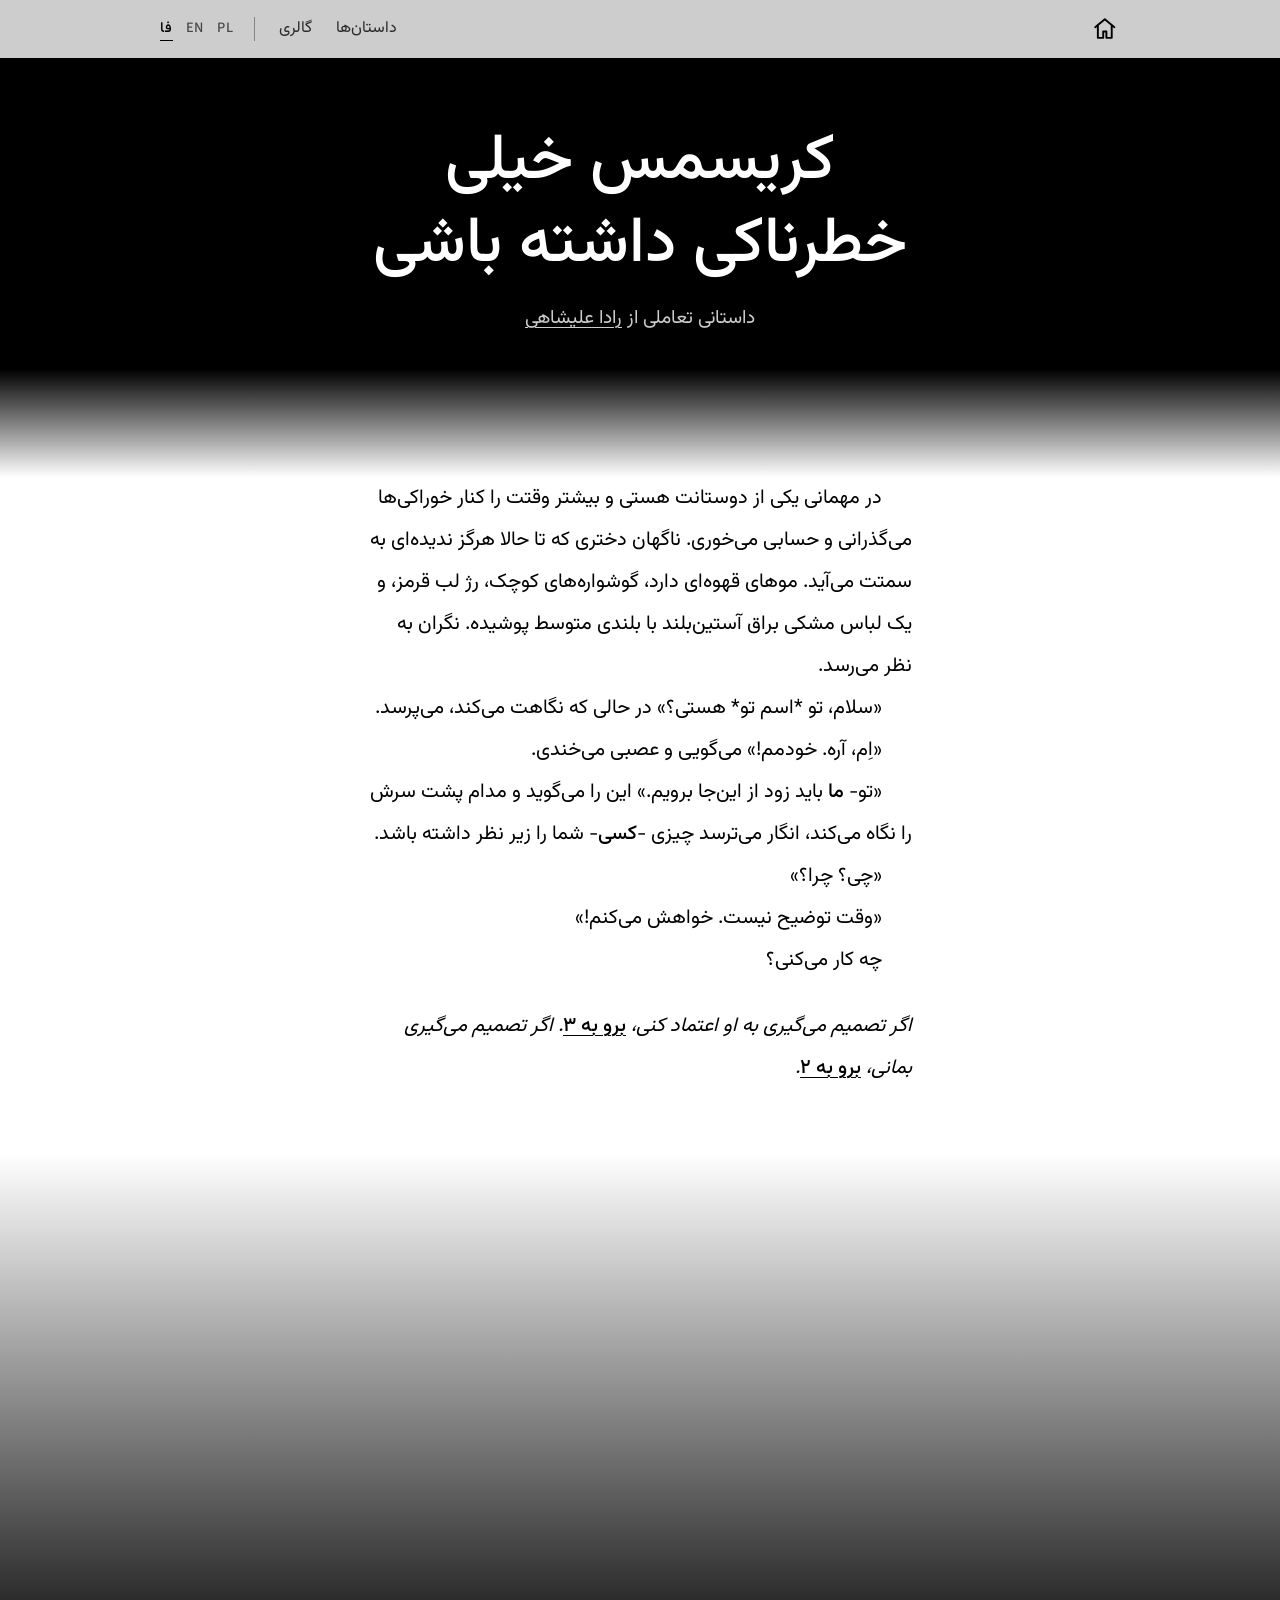
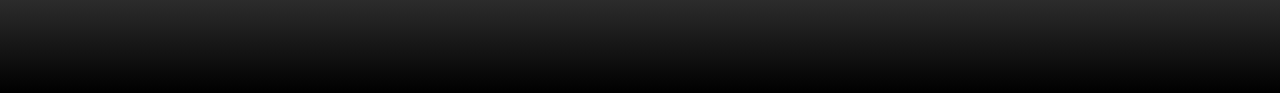
<file: fa/christmas/index.html>
<!doctype html>
<html lang="fa" dir="rtl">
<head>
  <meta charset="utf-8">
  <meta name="viewport" content="width=device-width, initial-scale=1">
  <title>کریسمس خیلی خطرناکی داشته باشی · رادا علیشاهی</title>
  <link rel="alternate" hreflang="pl" href="https://rada.chrupala.me/christmas/">
  <link rel="alternate" hreflang="en" href="https://rada.chrupala.me/en/christmas/">
  <link rel="alternate" hreflang="fa" href="https://rada.chrupala.me/fa/christmas/">
  <link rel="stylesheet" href="../../style.css?v=15">
</head>
<body>
  <nav class="topbar">
    <a class="brand" href="../../fa/" aria-label="صفحه‌ی اصلی" title="صفحه‌ی اصلی"><svg viewBox="0 0 24 24" width="24" height="24" aria-hidden="true" focusable="false"><path d="M3 10.5 12 3l9 7.5" fill="none" stroke="currentColor" stroke-width="1.8" stroke-linecap="round" stroke-linejoin="round"/><path d="M5.5 9v11.5h5v-6h3v6h5V9" fill="none" stroke="currentColor" stroke-width="1.8" stroke-linejoin="round"/></svg></a>
    <a class="nav-link" href="../../fa/#stories">داستان‌ها</a>
    <a class="nav-link" href="../../fa/gallery/">گالری</a>
    <div class="langs">
      <a href="../../christmas/" lang="pl" hreflang="pl" title="Polski">PL</a>
      <a href="../../en/christmas/" lang="en" hreflang="en" title="English">EN</a>
      <a href="../../fa/christmas/" lang="fa" hreflang="fa" title="فارسی" aria-current="page">فا</a>
    </div>
  </nav>
  <header>
    <h1 class="h1-long">کریسمس خیلی خطرناکی داشته باشی</h1>
    <p class="byline">داستانی تعاملی از <a href="../../fa/">رادا علیشاهی</a></p>
  </header>
  <div class="fade fade-to-white" aria-hidden="true"></div>
  <main>
    <article class="story cyoa">
    <section id="s1">
      <p>در مهمانی یکی از دوستانت هستی و بیشتر وقتت را کنار خوراکی‌ها می‌گذرانی و حسابی می‌خوری. ناگهان دختری که تا حالا هرگز ندیده‌ای به سمتت می‌آید. موهای قهوه‌ای دارد، گوشواره‌های کوچک، رژ لب قرمز، و یک لباس مشکی براق آستین‌بلند با بلندی متوسط پوشیده. نگران به نظر می‌رسد.</p>
      <p>«سلام، تو *اسم تو* هستی؟» در حالی که نگاهت می‌کند، می‌پرسد.</p>
      <p>«اِم، آره. خودمم!» می‌گویی و عصبی می‌خندی.</p>
      <p>«تو- <em>ما</em> باید زود از این‌جا برویم.» این را می‌گوید و مدام پشت سرش را نگاه می‌کند، انگار می‌ترسد چیزی -<em>کسی</em>- شما را زیر نظر داشته باشد.</p>
      <p>«چی؟ چرا؟»</p>
      <p>«وقت توضیح نیست. خواهش می‌کنم!»</p>
      <p>چه کار می‌کنی؟</p>
      <p class="choice">اگر تصمیم می‌گیری به او اعتماد کنی، <a href="#s3">برو به ۳</a>. اگر تصمیم می‌گیری بمانی، <a href="#s2">برو به ۲</a>.</p>
    </section>
    <section id="s2">
      <p class="section-no">۲</p>
      <p>به او اعتماد نمی‌کنی.</p>
      <p>«نه… نمی‌توانم با تو بیایم.» سرت را تکان می‌دهی. «ببخشید.»</p>
      <p>با خشم نگاهت می‌کند. «باشه، حتماً.» با تندی می‌گوید. «همین کار را بکن! بگذار بکشندت!» این را با عصبانیت می‌گوید و دور می‌شود.</p>
      <p>گیج شده‌ای. چه اتفاقی افتاد؟ دوان‌دوان پیش دختر برمی‌گردی.</p>
      <p>«صبر کن! دست‌کم می‌توانی توضیح بدهی چه خبر است؟»</p>
      <p>از پشت سرت نگاه می‌کند و چشم‌هایش گرد می‌شود. «وای خدای من.»</p>
      <p>برمی‌گردی. این‌ها را می‌بینی: یک خانم مو بور و یک مرد مو قهوه‌ای که با نوشیدنی در دست حرف می‌زنند. یک خانم مسن که در گوشه‌ای اخم کرده، پسری که سعی می‌کند با دختری زیبا و تیره‌پوست هم‌صحبت شود. و… مردی میانسال که آن‌جا ایستاده و کیفش را محکم چسبیده. چهره‌اش کاملاً بی‌حالت است، طوری که اصلاً نمی‌شود چیزی از آن خواند.</p>
      <p>«اِم…»</p>
      <p>«<em>خواهش می‌کنم!</em>»</p>
      <p>چه کار می‌کنی؟</p>
      <p class="choice">اگر دنبالش می‌روی، <a href="#s4">برو به ۴</a>، اگر نه، <a href="#s5">۵</a>.</p>
    </section>
    <section id="s3">
      <p class="section-no">۳</p>
      <p>«باشه. ولی کجا؟» از او می‌پرسی.</p>
      <p>«می‌بینی.» می‌گوید. از پشت سرت نگاه می‌کند و چشم‌هایش گرد می‌شود. برمی‌گردی و نگاهش را دنبال می‌کنی، تا می‌رسی به مردی میانسال با موهای قهوه‌ای زشت که کیف بزرگی در دست دارد.</p>
      <p>«او کیست؟» می‌پرسی، اما جوابی نمی‌دهد، فقط سرش را تکان می‌دهد.</p>
      <p>«بیا. زود باش!» این را می‌گوید و تو را با خودش می‌کشد. کم‌وبیش می‌بینی که مرد آرام اما پیوسته دنبالتان می‌آید. هر دو به سمت در خروجی می‌دوید و درست وقتی می‌خواهی در را باز کنی، بریانا، دوستت، جلو می‌آید.</p>
      <p>«هی، چرا داری می‌روی؟ مهمانی تازه شروع شده!» می‌گوید و نگاه سریعی به دختر می‌اندازد. «اوه، سلام رینا. <em>چه عجب این‌جا می‌بینمت.</em>» روی کلمه‌ها تأکید می‌کند تا طعنه‌آمیز به نظر برسد.</p>
      <p>دختری که ظاهراً اسمش ریناست به تو می‌گوید: «گوش کن، باید برویم. وگرنه تو-» حرفش را قطع می‌کند و به بریانا نگاه می‌کند. «وگرنه اتفاق <em>خیلی</em> ناخوشایندی می‌افتد.»</p>
      <p>با شرمندگی به بریانا نگاه می‌کنی، اما چه کار دیگری می‌توانی بکنی؟</p>
      <p class="choice">اگر (خیلی بی‌رحمانه) بریانا را نادیده می‌گیری و با اعتماد به این دختر، رینا، می‌روی، <a href="#s6">برو به ۶</a>. اگر می‌مانی، <a href="#s5">برو به ۵</a>.</p>
    </section>
    <section id="s4">
      <p class="section-no">۴</p>
      <p>«باشه، قبول، ولی کجا داریم می‌رویم؟»</p>
      <p>«وقت نیست، آن‌ها همین الان این‌جا هستند!» می‌گوید. مرد آرام‌آرام به شما نزدیک می‌شود. دختر تو را به سمت در می‌کشد. هر دو به سمت خروجی می‌دوید، اما ربکا، دختری که به‌زور از مدرسه به یادش می‌آوری، راه را می‌بندد.</p>
      <p>«هی، هنوز نمی‌توانی بروی! بابا، مهمانی تازه شروع شده.» این را می‌گوید و چشم‌هایش را می‌چرخاند. متوجه دختر می‌شود و با انزجار صورتش را جمع می‌کند. «اوه، <em>رینا</em> هم که این‌جاست.» کلمه‌ی «رینا» را طوری می‌گوید که انگار چیزی است که به ته کفشش چسبیده.</p>
      <p>دختر -رینا؟- با وحشت نگاهت می‌کند.</p>
      <p>«گوش کن، باید برویم. وگرنه… اتفاق‌های ناخوشایندی می‌افتد.» حرفش را این‌طور تمام می‌کند، انگار عمداً از کلمه‌ی «مردن» یا «مرگ» دوری می‌کند.</p>
      <p>چه کار می‌کنی؟</p>
      <p class="choice">اگر (خیلی بی‌رحمانه) ربکا را کنار می‌زنی و به رینا اعتماد می‌کنی، <a href="#s6">برو به ۶</a>. اگر تصمیم می‌گیری بمانی، <a href="#s5">برو به ۵</a>.</p>
    </section>
    <section id="s5">
      <p class="section-no">۵</p>
      <p>«نه، ببخشید، نمی‌توانم بیایم. شاید ناراحت شوی، ولی من می‌مانم.»</p>
      <p>با چشم‌هایی عصبانی و دلخور نگاهت می‌کند.</p>
      <p>«باشه. برایم مهم نیست.» و با این حرف، با قدم‌های محکم دور می‌شود.</p>
      <p>گیج و سردرگم به میز خوراکی‌ها برمی‌گردی. وقتی یک براونی برمی‌داری، مرد میانسال به تو می‌رسد و چوبی از کیفش بیرون می‌آورد. چوب ناگهان به شمشیر تبدیل می‌شود و او با آن به سینه‌ات ضربه می‌زند. درد دارد. می‌میری.</p>
      <p class="ending">پایان تلخ</p>
      <p class="again"><a href="#s1">از اول شروع کن</a></p>
    </section>
    <section id="s6">
      <p class="section-no">۶</p>
      <p>«باشه، برویم.» می‌گویی و در را هل می‌دهی، بی‌آن‌که برایت مهم باشد کسی پشتش ایستاده یا نه. هر دو بیرون می‌دوید. هوای تازه فوراً به صورتت می‌خورد، که خیلی خوب است، چون بیشتر از یک ساعت در آن مهمانی گیر افتاده بودی (معلوم نیست ربکا آن «تازه شروع شده» را از کجا آورده بود).</p>
      <p>«دنبالم بیا!» رینا می‌گوید، و تو هم دنبالش می‌روی، به داخل جنگل. کم‌کم از خودت می‌پرسی که آیا واقعاً این فکر خوبی بود یا نه.</p>
      <p>«خب، حالا می‌توانی توضیح بدهی چه خبر است؟»</p>
      <p>آهی می‌کشد. «باشه، ماجرا از این قرار است:» و بعد توضیح می‌دهد.</p>
      <p>«توی مدرسه داشتم به طرف کمدم می‌رفتم. ولی سر راه، سایه‌ای را دیدم که به طرف اتاق زیر شیروانی می‌رفت. فکر کردم حتماً یکی از معلم‌هاست، ولی باز هم تصمیم گرفتم دنبالش بروم. با خودم گفتم اگر گیر افتادم، دروغ می‌گویم که گم شده بودم. وقتی از پله‌ها بالا رفتم، دیدم وارد اتاقی شدند که مدرسه اعلام کرده بود «ورود ممنوع» است و هیچ‌کس اجازه نداشت داخلش برود. حتی یک تابلوی کوچک داشت که رویش نوشته بود: «<em>سلام، ببخشید، ورود به این اتاق ممنوع است! دانش‌آموزان تحت هیچ شرایطی اجازه‌ی ورود ندارند.</em>» با عکس یک مرغ.»</p>
      <p>رینا چشم‌هایش را چرخاند.</p>
      <p>«ولی خلاصه، می‌دانستم که خطرناک است، ولی باز هم تصمیم گرفتم بروم تو. چیزی که آن‌جا دیدم…» لرزید. «یک نقشه‌ی قتل‌عام بود.»</p>
      <p>«یک <em>چی</em>؟»</p>
      <p>«یک عده آدم، شاید پنجاه یا شصت نفر، نمی‌دانم، نقشه کشیده بودند که به یک نفر حمله کنند، بعد ادعا کنند خانواده‌ی آن شخص هستند، وصیت‌نامه را جعل کنند و همه چیز را به خودشان برسانند. با آن پول می‌خواستند «خدا می‌داند چند تا» اسلحه یا یک همچین چیزی بخرند.»</p>
      <p>«و؟»</p>
      <p>«آن‌ها همین‌طوری یک آدم پولدار را انتخاب کردند، که از قضا تو هستی. می‌دانستم اگر موفق شوند تو را بکشند، کل شهر در خطر می‌افتد. آهان، و خیلی هم خوب می‌شد اگر تو هم نمی‌مردی.»</p>
      <p>«وای، ممنون.»</p>
      <p>«و بدترین قسمتش،» بی‌توجه به تو ادامه داد. خودش را نزدیک‌تر کشید. «این است که آن‌ها هیولا هستند.»</p>
      <p>«می‌دانی، این را تقریباً خودم هم فهمیده بودم…»</p>
      <p>«نه، هیولاهای واقعی. هیولاهای جادویی.»</p>
      <p>می‌خندی. «آره، من-» صدای غرش خیلی بلندی از پشت سر حرفت را قطع می‌کند.</p>
      <p>چه کار می‌کنی؟</p>
      <p class="choice">اگر فرار می‌کنی، <a href="#s7">برو به ۷</a>. اگر حواس هیولا را پرت می‌کنی و قایم می‌شوی، <a href="#s8">برو به ۸</a>.</p>
    </section>
    <section id="s7">
      <p class="section-no">۷</p>
      <p>«فرار کن!» می‌گویی، و هر دو به عمق جنگل می‌دوید. اما ناگهان پایت به شاخه‌ای گیر می‌کند. رینا را صدا می‌زنی، اما او زمین می‌خورد. هیولا به او می‌رسد و او را می‌خورد.</p>
      <p>«رینا!»</p>
      <p>اما بعد هیولا تو را هم می‌خورد. می‌میری. خیلی احمقانه بود، نه؟</p>
      <p class="ending">پایان تلخ</p>
      <p class="again"><a href="#s1">از اول شروع کن</a></p>
    </section>
    <section id="s8">
      <p class="section-no">۸</p>
      <p>سنگی برمی‌داری.</p>
      <p>«چه کار می‌کنی؟» رینا زمزمه می‌کند. اما تو فقط سرت را تکان می‌دهی. سنگ را با تمام قدرت پرتاب می‌کنی و حدود ۴۰ متر آن‌طرف‌تر می‌افتد. غرش قطع می‌شود و صدای خش‌خشی را می‌شنوی که به آن سمت می‌رود.</p>
      <p>«قایم شو!» آهسته می‌گویی. هر دو در یک بوته‌ی بزرگ، جایی در عمق جنگل، قایم می‌شوید. نیم دقیقه بعد صدای غرش وحشتناکی می‌شنوی و هیولا خش‌خش‌کنان دور می‌شود. آره! هر دو آرام از بوته بیرون می‌آیید.</p>
      <p>«خب، حالا چه کار کنیم؟» از رینا می‌پرسی.</p>
      <p>«یک روستا همین نزدیکی‌ها می‌شناسم. امن است. بیا برویم!»</p>
      <p>دوباره صدای نعره‌ی هیولا را می‌شنوی و آن موقع است که طوری می‌دوی که هرگز در عمرت ندویده بودی.</p>
      <p>۲۰ دقیقه بعد می‌رسید. جای کوچک اما زیبایی است. درخت‌ها به زیبایی شکوفه داده‌اند، با این‌که کریسمس است، وسط زمستان. اما به‌نوعی همین حال و هوایی زیبا و جادویی به آن‌جا می‌دهد، وقتی گل‌های صورتی قشنگ با برف سفید مرواریدی درهم می‌آمیزند. خانه‌ها از چوب ساخته شده‌اند و حس دلنشین و گرمی دارند. فوراً عاشق این‌جا می‌شوی.</p>
      <p>آرام لبخند می‌زنی. «اسمش چیست؟»</p>
      <p>«هانردوم.» رینا می‌گوید. «این‌جا می‌مانی؟ این‌جا هیچ هیولایی نیست.»</p>
      <p>می‌خندی. هیچ نمی‌دانی بقیه‌ی زندگی‌ات چطور پیش خواهد رفت. اما فعلاً احساس خوشبختی می‌کنی.</p>
      <p class="ending">پایان خوش</p>
      <p>آفرین! زنده ماندی! کارت عالی بود. حالا می‌توانی تصمیم دیگری بگیری و یک داستان کاملاً تازه داشته باشی!</p>
      <p class="again"><a href="#s1">از اول شروع کن</a></p>
    </section>
    </article>
  </main>
  <div class="fade fade-to-black" aria-hidden="true"></div>
</body>
</html>
</file>
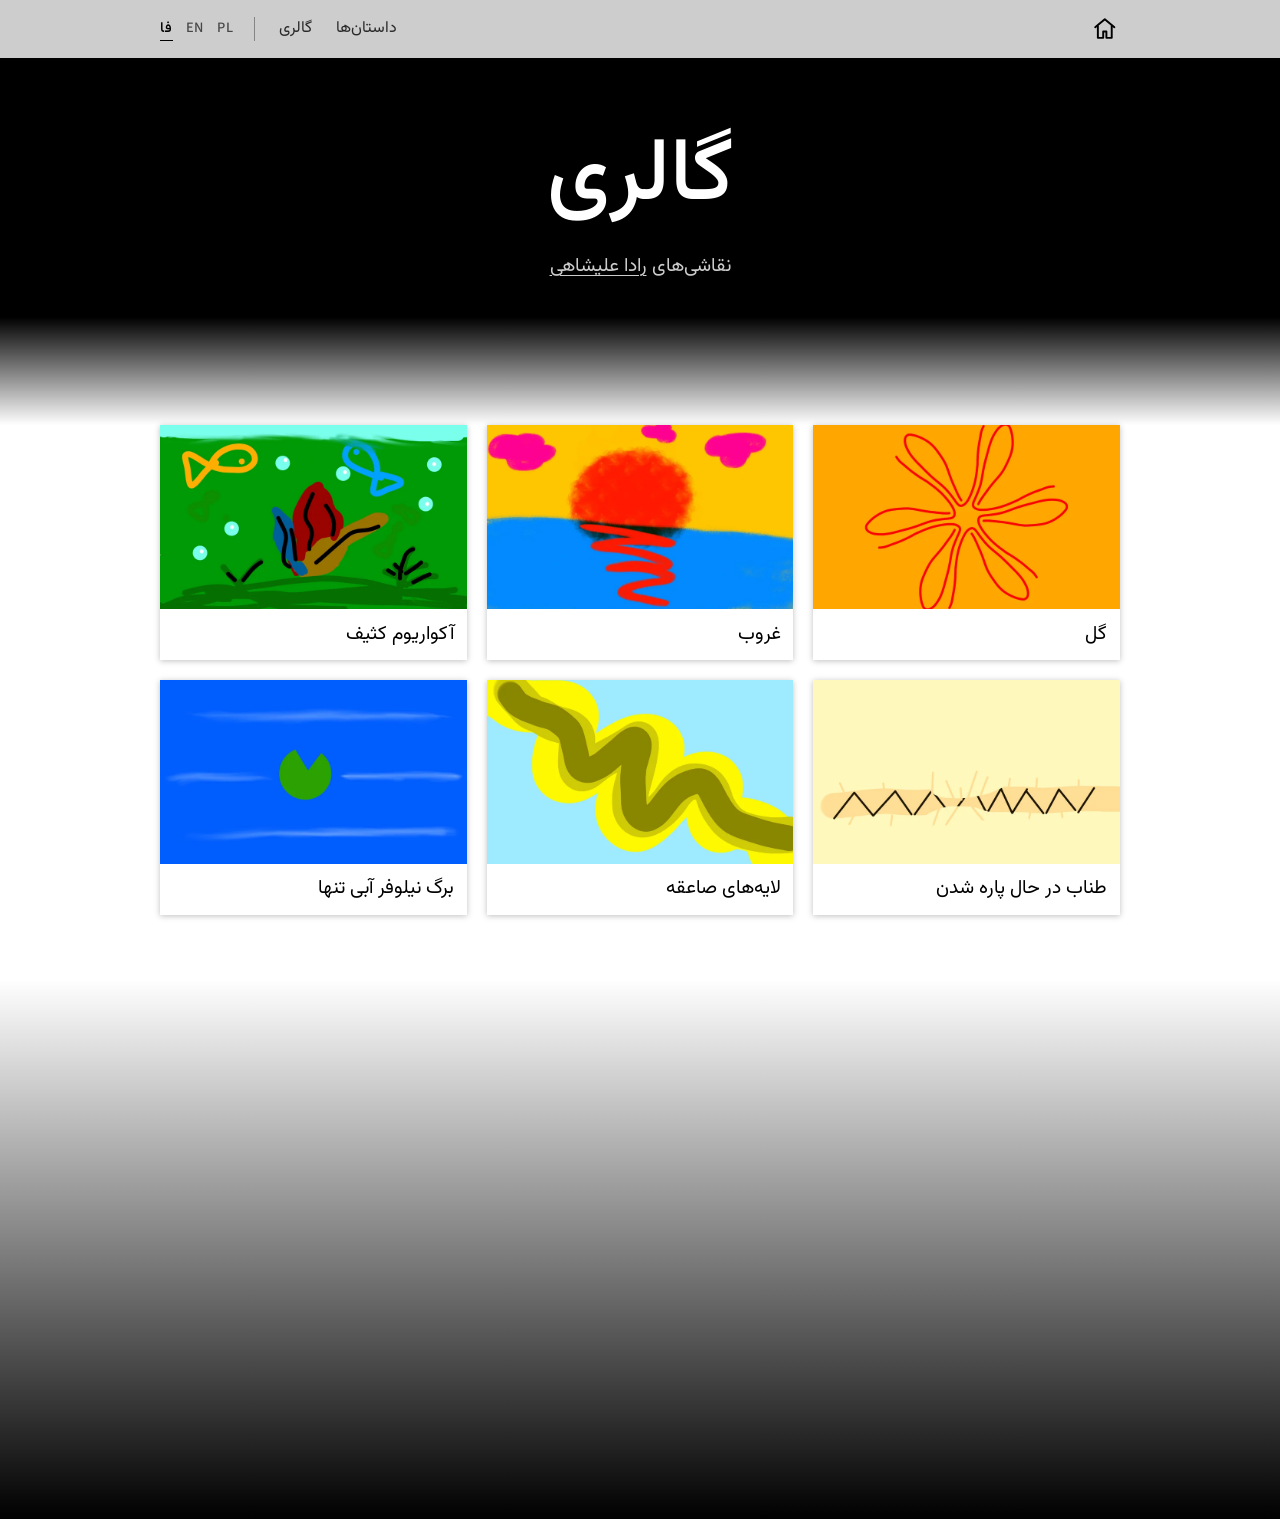
<file: fa/gallery/index.html>
<!doctype html>
<html lang="fa" dir="rtl">
<head>
  <meta charset="utf-8">
  <meta name="viewport" content="width=device-width, initial-scale=1">
  <title>گالری · رادا علیشاهی</title>
  <link rel="alternate" hreflang="pl" href="https://rada.chrupala.me/gallery/">
  <link rel="alternate" hreflang="en" href="https://rada.chrupala.me/en/gallery/">
  <link rel="alternate" hreflang="fa" href="https://rada.chrupala.me/fa/gallery/">
  <link rel="stylesheet" href="../../style.css?v=15">
</head>
<body>
  <nav class="topbar">
    <a class="brand" href="../../fa/" aria-label="صفحه‌ی اصلی" title="صفحه‌ی اصلی"><svg viewBox="0 0 24 24" width="24" height="24" aria-hidden="true" focusable="false"><path d="M3 10.5 12 3l9 7.5" fill="none" stroke="currentColor" stroke-width="1.8" stroke-linecap="round" stroke-linejoin="round"/><path d="M5.5 9v11.5h5v-6h3v6h5V9" fill="none" stroke="currentColor" stroke-width="1.8" stroke-linejoin="round"/></svg></a>
    <a class="nav-link" href="../../fa/#stories">داستان‌ها</a>
    <a class="nav-link" href="../../fa/gallery/" aria-current="page">گالری</a>
    <div class="langs">
      <a href="../../gallery/" lang="pl" hreflang="pl" title="Polski">PL</a>
      <a href="../../en/gallery/" lang="en" hreflang="en" title="English">EN</a>
      <a href="../../fa/gallery/" lang="fa" hreflang="fa" title="فارسی" aria-current="page">فا</a>
    </div>
  </nav>
  <header>
    <h1>گالری</h1>
    <p class="byline">نقاشی‌های <a href="../../fa/">رادا علیشاهی</a></p>
  </header>
  <div class="fade fade-to-white" aria-hidden="true"></div>
  <main>
    <section class="gallery" id="gallery">
      <ul>
        <li><a href="#art-1"><img src="../../gallery/img/01-thumb.webp" alt="گلی قرمز با شش گلبرگ، کشیده‌شده با خط روی زمینه‌ی نارنجی" width="800" height="480" loading="lazy"><span class="caption">گل</span></a></li>
        <li><a href="#art-2"><img src="../../gallery/img/02-thumb.webp" alt="غروب خورشید بر فراز دریا با ابرهای صورتی" width="800" height="480" loading="lazy"><span class="caption">غروب</span></a></li>
        <li><a href="#art-3"><img src="../../gallery/img/03-thumb.webp" alt="صحنه‌ای زیر آب با دو ماهی، حباب‌ها و گیاهی رنگارنگ" width="800" height="480" loading="lazy"><span class="caption">آکواریوم کثیف</span></a></li>
        <li><a href="#art-4"><img src="../../gallery/img/04-thumb.webp" alt="خط زیگزاگ سیاه روی نواری زرد کم‌رنگ" width="800" height="480" loading="lazy"><span class="caption">طناب در حال پاره شدن</span></a></li>
        <li><a href="#art-5"><img src="../../gallery/img/05-thumb.webp" alt="نواری موج‌دار زیتونی و زرد روی زمینه‌ی آبی روشن" width="800" height="480" loading="lazy"><span class="caption">لایه‌های صاعقه</span></a></li>
        <li><a href="#art-6"><img src="../../gallery/img/06-thumb.webp" alt="برگ سبز نیلوفر آبی روی آب آبی" width="800" height="480" loading="lazy"><span class="caption">برگ نیلوفر آبی تنها</span></a></li>
      </ul>
    </section>
  </main>
  <div class="fade fade-to-black" aria-hidden="true"></div>
  <div class="lightbox" id="art-1" role="dialog" aria-label="گل">
    <a class="lb-close" href="#gallery" aria-label="بستن" title="بستن">×</a>
    <a class="lb-prev" href="#art-6" aria-label="قبلی" title="قبلی">‹</a>
    <img src="../../gallery/img/01.webp" alt="گلی قرمز با شش گلبرگ، کشیده‌شده با خط روی زمینه‌ی نارنجی" width="2048" height="1229" loading="lazy">
    <p class="lb-caption">گل</p>
    <a class="lb-next" href="#art-2" aria-label="بعدی" title="بعدی">›</a>
  </div>
  <div class="lightbox" id="art-2" role="dialog" aria-label="غروب">
    <a class="lb-close" href="#gallery" aria-label="بستن" title="بستن">×</a>
    <a class="lb-prev" href="#art-1" aria-label="قبلی" title="قبلی">‹</a>
    <img src="../../gallery/img/02.webp" alt="غروب خورشید بر فراز دریا با ابرهای صورتی" width="2000" height="1200" loading="lazy">
    <p class="lb-caption">غروب</p>
    <a class="lb-next" href="#art-3" aria-label="بعدی" title="بعدی">›</a>
  </div>
  <div class="lightbox" id="art-3" role="dialog" aria-label="آکواریوم کثیف">
    <a class="lb-close" href="#gallery" aria-label="بستن" title="بستن">×</a>
    <a class="lb-prev" href="#art-2" aria-label="قبلی" title="قبلی">‹</a>
    <img src="../../gallery/img/03.webp" alt="صحنه‌ای زیر آب با دو ماهی، حباب‌ها و گیاهی رنگارنگ" width="2048" height="1229" loading="lazy">
    <p class="lb-caption">آکواریوم کثیف</p>
    <a class="lb-next" href="#art-4" aria-label="بعدی" title="بعدی">›</a>
  </div>
  <div class="lightbox" id="art-4" role="dialog" aria-label="طناب در حال پاره شدن">
    <a class="lb-close" href="#gallery" aria-label="بستن" title="بستن">×</a>
    <a class="lb-prev" href="#art-3" aria-label="قبلی" title="قبلی">‹</a>
    <img src="../../gallery/img/04.webp" alt="خط زیگزاگ سیاه روی نواری زرد کم‌رنگ" width="2048" height="1229" loading="lazy">
    <p class="lb-caption">طناب در حال پاره شدن</p>
    <a class="lb-next" href="#art-5" aria-label="بعدی" title="بعدی">›</a>
  </div>
  <div class="lightbox" id="art-5" role="dialog" aria-label="لایه‌های صاعقه">
    <a class="lb-close" href="#gallery" aria-label="بستن" title="بستن">×</a>
    <a class="lb-prev" href="#art-4" aria-label="قبلی" title="قبلی">‹</a>
    <img src="../../gallery/img/05.webp" alt="نواری موج‌دار زیتونی و زرد روی زمینه‌ی آبی روشن" width="2048" height="1229" loading="lazy">
    <p class="lb-caption">لایه‌های صاعقه</p>
    <a class="lb-next" href="#art-6" aria-label="بعدی" title="بعدی">›</a>
  </div>
  <div class="lightbox" id="art-6" role="dialog" aria-label="برگ نیلوفر آبی تنها">
    <a class="lb-close" href="#gallery" aria-label="بستن" title="بستن">×</a>
    <a class="lb-prev" href="#art-5" aria-label="قبلی" title="قبلی">‹</a>
    <img src="../../gallery/img/06.webp" alt="برگ سبز نیلوفر آبی روی آب آبی" width="2048" height="1229" loading="lazy">
    <p class="lb-caption">برگ نیلوفر آبی تنها</p>
    <a class="lb-next" href="#art-1" aria-label="بعدی" title="بعدی">›</a>
  </div>
</body>
</html>
</file>
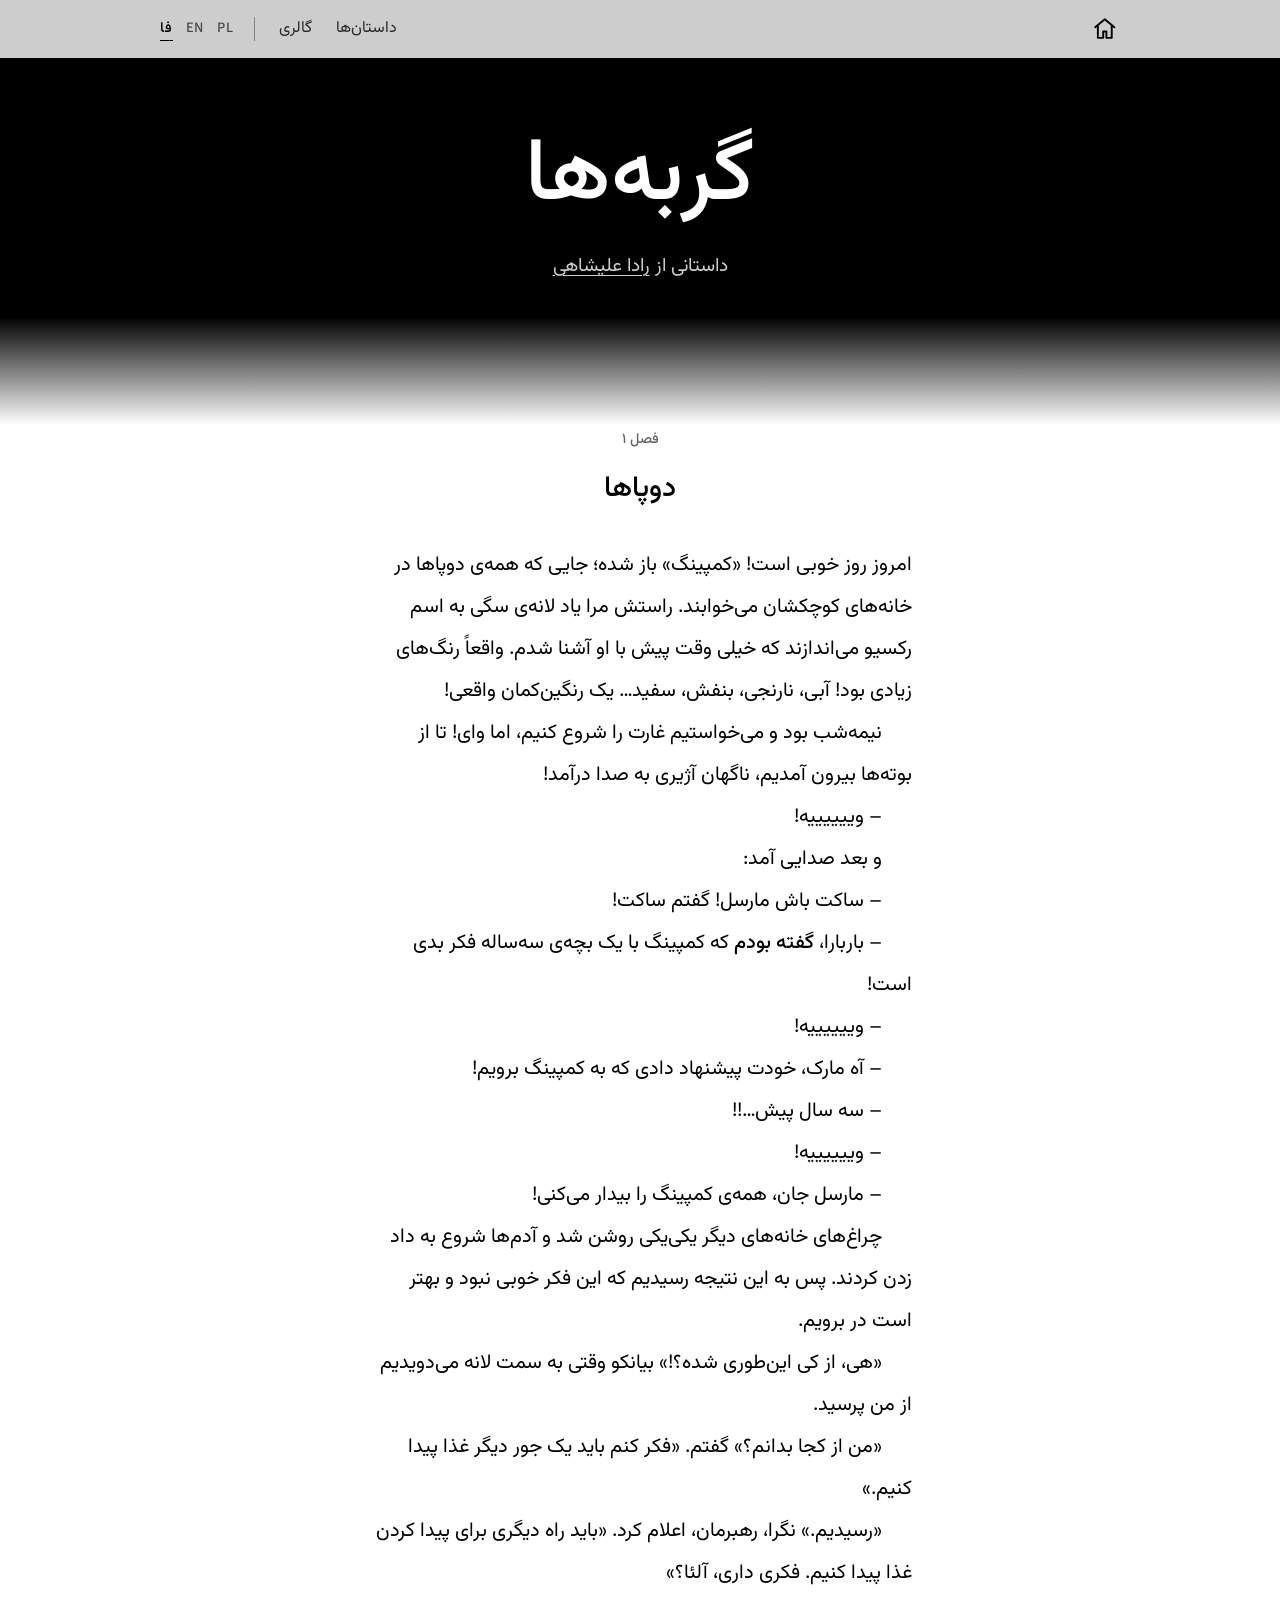
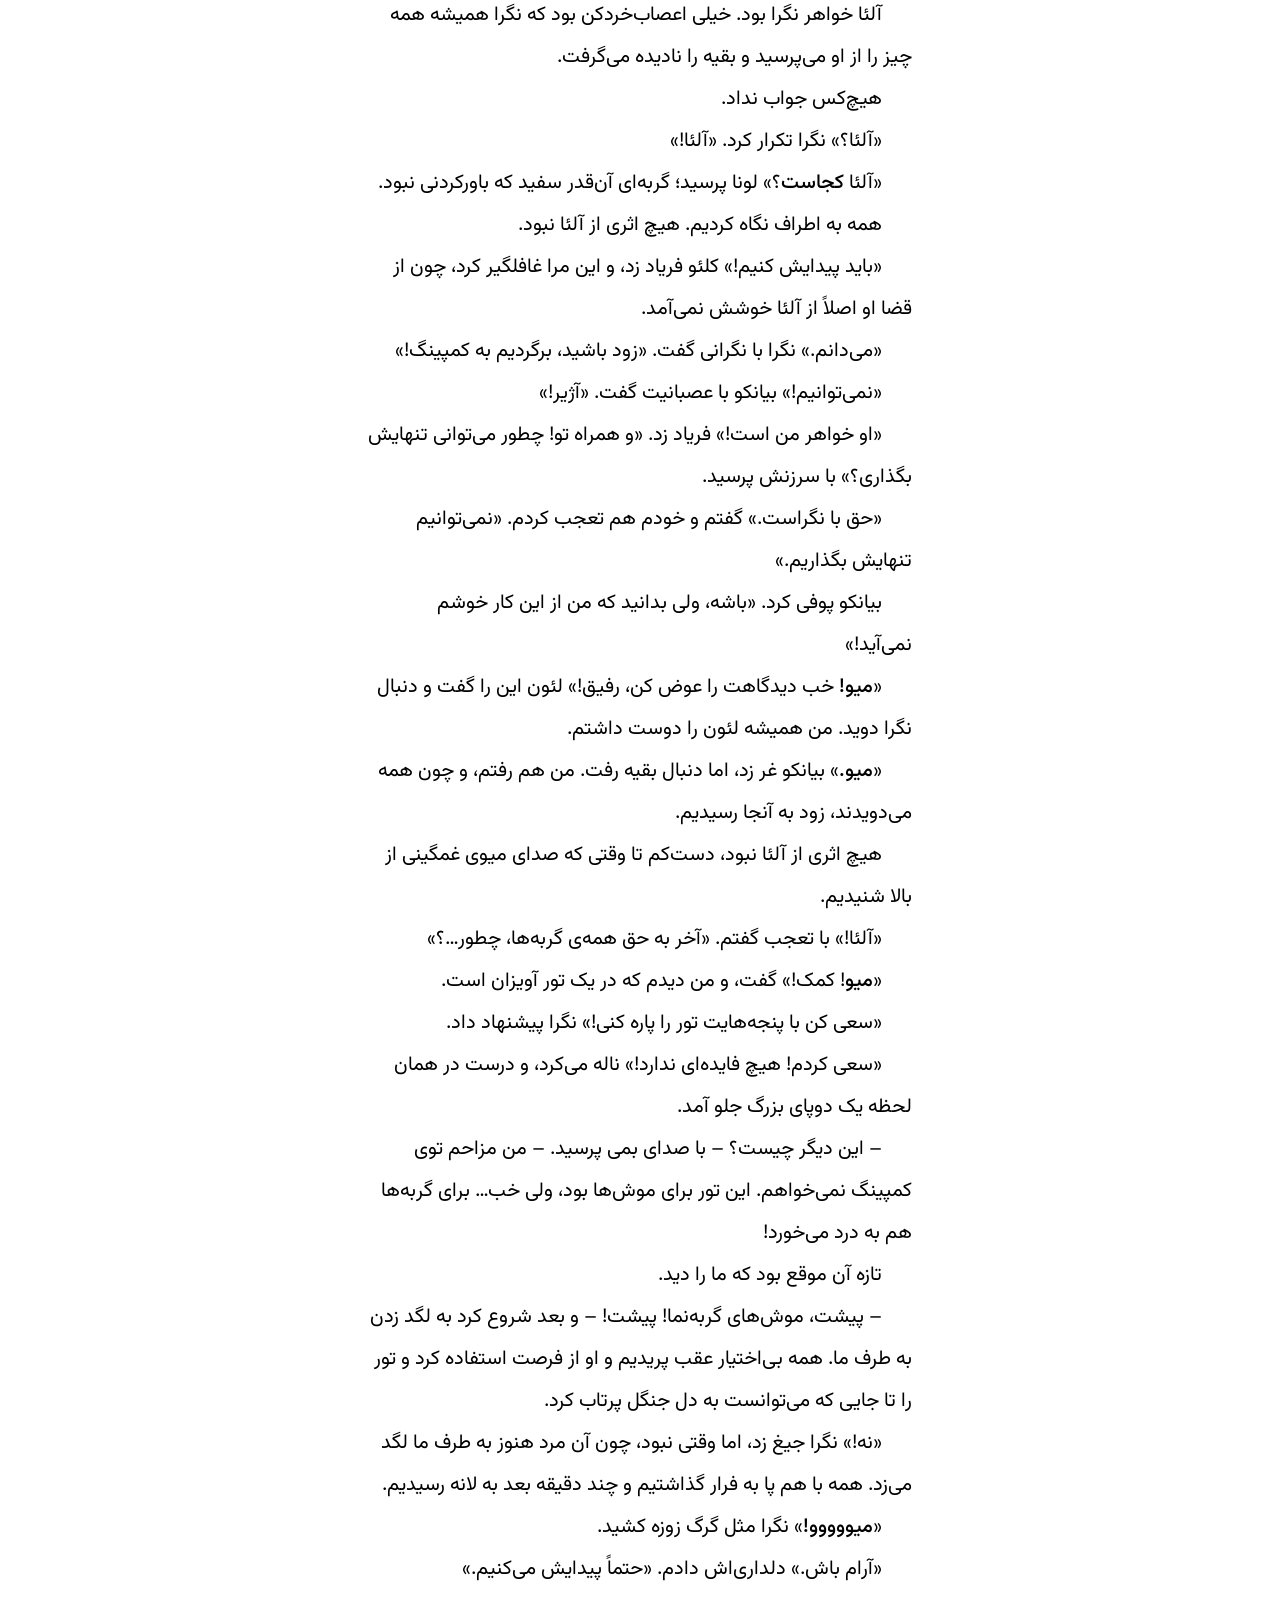
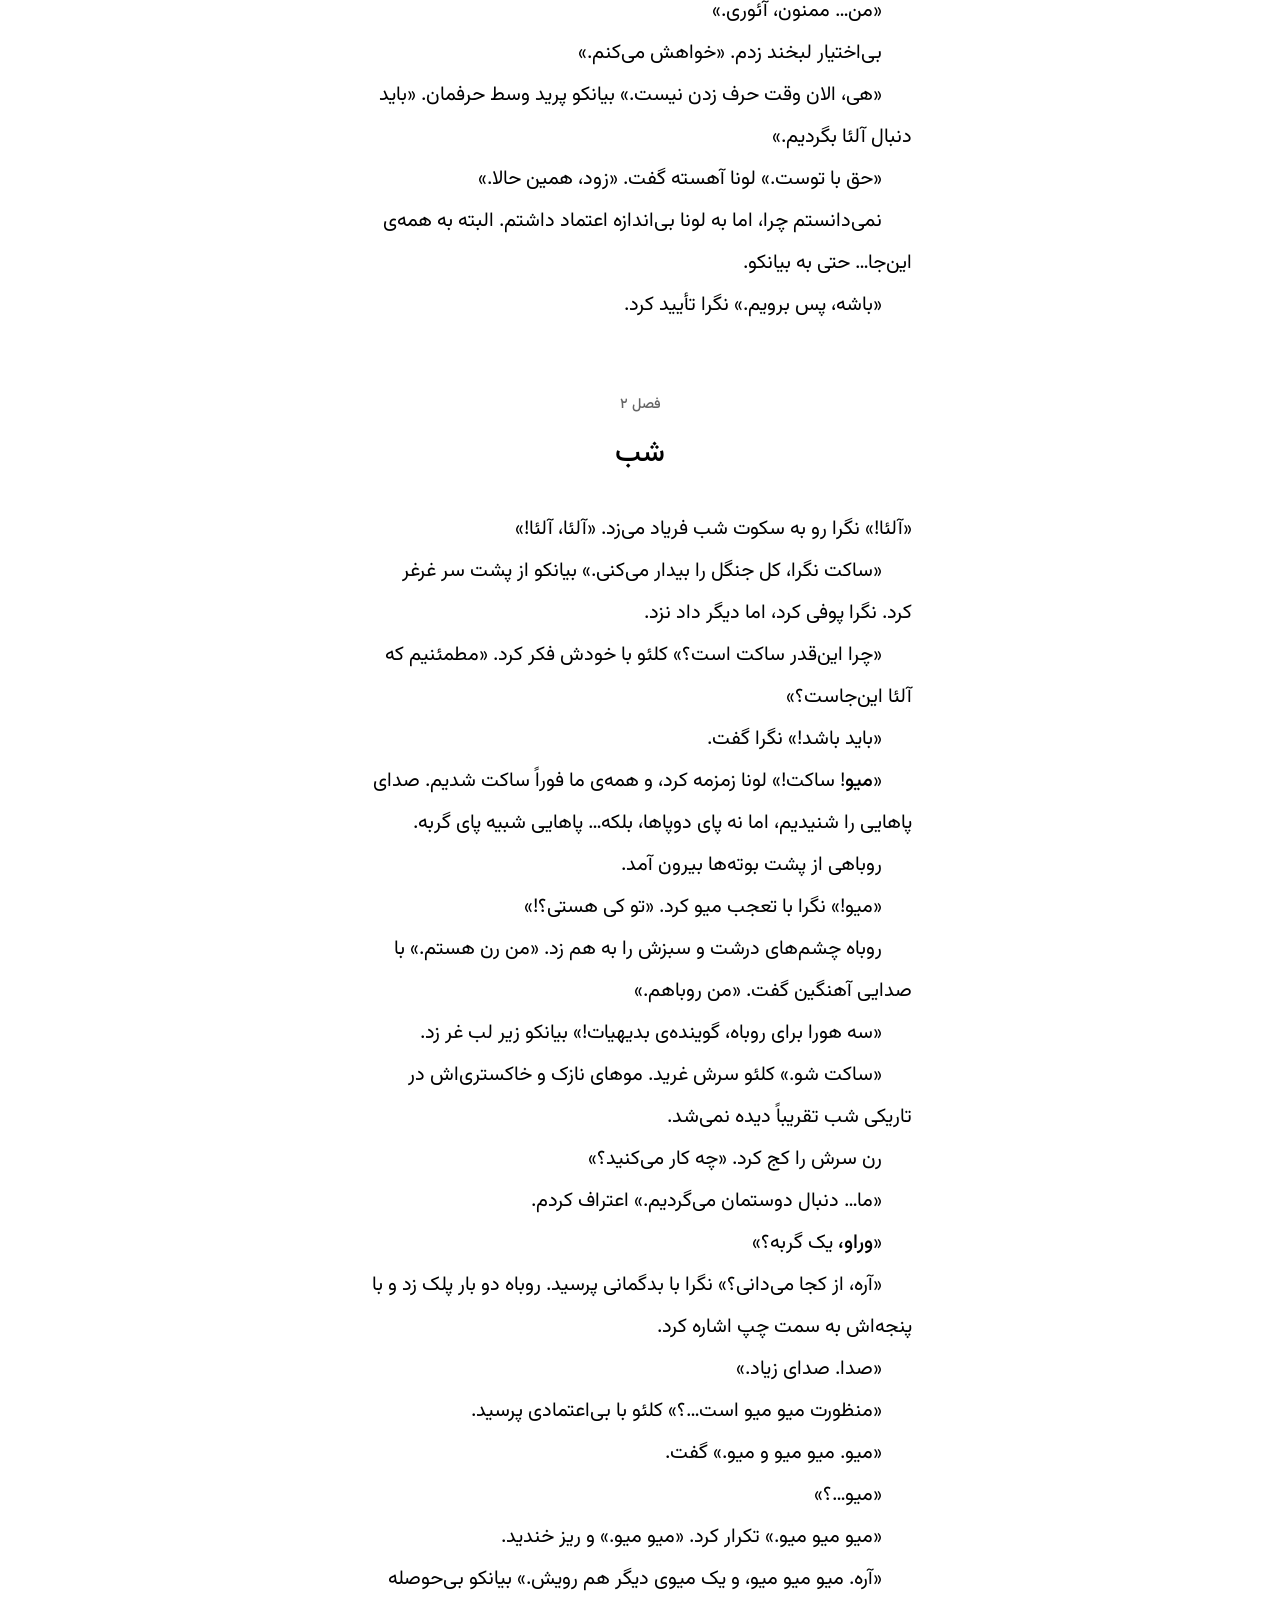
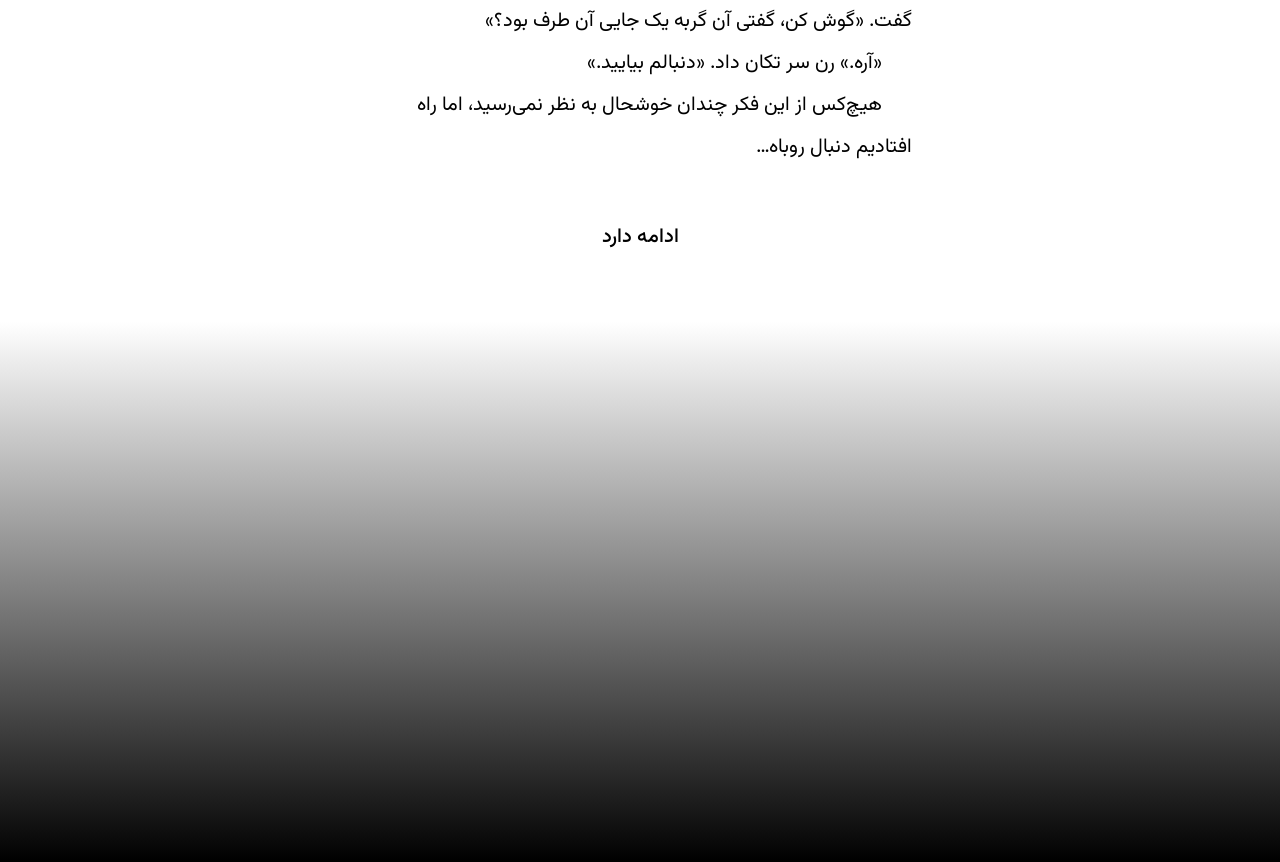
<file: fa/koty/index.html>
<!doctype html>
<html lang="fa" dir="rtl">
<head>
  <meta charset="utf-8">
  <meta name="viewport" content="width=device-width, initial-scale=1">
  <title>گربه‌ها · رادا علیشاهی</title>
  <link rel="alternate" hreflang="pl" href="https://rada.chrupala.me/koty/">
  <link rel="alternate" hreflang="en" href="https://rada.chrupala.me/en/koty/">
  <link rel="alternate" hreflang="fa" href="https://rada.chrupala.me/fa/koty/">
  <link rel="stylesheet" href="../../style.css?v=15">
</head>
<body>
  <nav class="topbar">
    <a class="brand" href="../../fa/" aria-label="صفحه‌ی اصلی" title="صفحه‌ی اصلی"><svg viewBox="0 0 24 24" width="24" height="24" aria-hidden="true" focusable="false"><path d="M3 10.5 12 3l9 7.5" fill="none" stroke="currentColor" stroke-width="1.8" stroke-linecap="round" stroke-linejoin="round"/><path d="M5.5 9v11.5h5v-6h3v6h5V9" fill="none" stroke="currentColor" stroke-width="1.8" stroke-linejoin="round"/></svg></a>
    <a class="nav-link" href="../../fa/#stories">داستان‌ها</a>
    <a class="nav-link" href="../../fa/gallery/">گالری</a>
    <div class="langs">
      <a href="../../koty/" lang="pl" hreflang="pl" title="Polski">PL</a>
      <a href="../../en/koty/" lang="en" hreflang="en" title="English">EN</a>
      <a href="../../fa/koty/" lang="fa" hreflang="fa" title="فارسی" aria-current="page">فا</a>
    </div>
  </nav>
  <header>
    <h1>گربه‌ها</h1>
    <p class="byline">داستانی از <a href="../../fa/">رادا علیشاهی</a></p>
  </header>
  <div class="fade fade-to-white" aria-hidden="true"></div>
  <main>
    <article class="story">
    <h2><span class="chapter-no">فصل ۱</span>دوپاها</h2>
    <p>امروز روز خوبی است! «کمپینگ» باز شده؛ جایی که همه‌ی دوپاها در خانه‌های کوچکشان می‌خوابند. راستش مرا یاد لانه‌ی سگی به اسم رکسیو می‌اندازند که خیلی وقت پیش با او آشنا شدم. واقعاً رنگ‌های زیادی بود! آبی، نارنجی، بنفش، سفید… یک رنگین‌کمان واقعی!</p>
    <p>نیمه‌شب بود و می‌خواستیم غارت را شروع کنیم، اما وای! تا از بوته‌ها بیرون آمدیم، ناگهان آژیری به صدا درآمد!</p>
    <p>– وییییییه!</p>
    <p>و بعد صدایی آمد:</p>
    <p>– ساکت باش مارسل! گفتم ساکت!</p>
    <p>– باربارا، <em>گفته بودم</em> که کمپینگ با یک بچه‌ی سه‌ساله فکر بدی است!</p>
    <p>– وییییییه!</p>
    <p>– آه مارک، خودت پیشنهاد دادی که به کمپینگ برویم!</p>
    <p>– سه سال پیش…!!</p>
    <p>– وییییییه!</p>
    <p>– مارسل جان، همه‌ی کمپینگ را بیدار می‌کنی!</p>
    <p>چراغ‌های خانه‌های دیگر یکی‌یکی روشن شد و آدم‌ها شروع به داد زدن کردند. پس به این نتیجه رسیدیم که این فکر خوبی نبود و بهتر است در برویم.</p>
    <p>«هی، از کی این‌طوری شده؟!» بیانکو وقتی به سمت لانه می‌دویدیم از من پرسید.</p>
    <p>«من از کجا بدانم؟» گفتم. «فکر کنم باید یک جور دیگر غذا پیدا کنیم.»</p>
    <p>«رسیدیم.» نگرا، رهبرمان، اعلام کرد. «باید راه دیگری برای پیدا کردن غذا پیدا کنیم. فکری داری، آلئا؟»</p>
    <p>آلئا خواهر نگرا بود. خیلی اعصاب‌خردکن بود که نگرا همیشه همه چیز را از او می‌پرسید و بقیه را نادیده می‌گرفت.</p>
    <p>هیچ‌کس جواب نداد.</p>
    <p>«آلئا؟» نگرا تکرار کرد. «آلئا!»</p>
    <p>«آلئا <em>کجاست</em>؟» لونا پرسید؛ گربه‌ای آن‌قدر سفید که باورکردنی نبود.</p>
    <p>همه به اطراف نگاه کردیم. هیچ اثری از آلئا نبود.</p>
    <p>«باید پیدایش کنیم!» کلئو فریاد زد، و این مرا غافلگیر کرد، چون از قضا او اصلاً از آلئا خوشش نمی‌آمد.</p>
    <p>«می‌دانم.» نگرا با نگرانی گفت. «زود باشید، برگردیم به کمپینگ!»</p>
    <p>«نمی‌توانیم!» بیانکو با عصبانیت گفت. «آژیر!»</p>
    <p>«او خواهر من است!» فریاد زد. «و همراه تو! چطور می‌توانی تنهایش بگذاری؟» با سرزنش پرسید.</p>
    <p>«حق با نگراست.» گفتم و خودم هم تعجب کردم. «نمی‌توانیم تنهایش بگذاریم.»</p>
    <p>بیانکو پوفی کرد. «باشه، ولی بدانید که من از این کار خوشم نمی‌آید!»</p>
    <p>«<em>میو!</em> خب دیدگاهت را عوض کن، رفیق!» لئون این را گفت و دنبال نگرا دوید. من همیشه لئون را دوست داشتم.</p>
    <p>«<em>میو.</em>» بیانکو غر زد، اما دنبال بقیه رفت. من هم رفتم، و چون همه می‌دویدند، زود به آنجا رسیدیم.</p>
    <p>هیچ اثری از آلئا نبود، دست‌کم تا وقتی که صدای میوی غمگینی از بالا شنیدیم.</p>
    <p>«آلئا!» با تعجب گفتم. «آخر به حق همه‌ی گربه‌ها، چطور…؟»</p>
    <p>«<em>میو</em>! کمک!» گفت، و من دیدم که در یک تور آویزان است.</p>
    <p>«سعی کن با پنجه‌هایت تور را پاره کنی!» نگرا پیشنهاد داد.</p>
    <p>«سعی کردم! هیچ فایده‌ای ندارد!» ناله می‌کرد، و درست در همان لحظه یک دوپای بزرگ جلو آمد.</p>
    <p>– این دیگر چیست؟ – با صدای بمی پرسید. – من مزاحم توی کمپینگ نمی‌خواهم. این تور برای موش‌ها بود، ولی خب… برای گربه‌ها هم به درد می‌خورد!</p>
    <p>تازه آن موقع بود که ما را دید.</p>
    <p>– پیشت، موش‌های گربه‌نما! پیشت! – و بعد شروع کرد به لگد زدن به طرف ما. همه بی‌اختیار عقب پریدیم و او از فرصت استفاده کرد و تور را تا جایی که می‌توانست به دل جنگل پرتاب کرد.</p>
    <p>«نه!» نگرا جیغ زد، اما وقتی نبود، چون آن مرد هنوز به طرف ما لگد می‌زد. همه با هم پا به فرار گذاشتیم و چند دقیقه بعد به لانه رسیدیم.</p>
    <p>«<em>میووووو!</em>» نگرا مثل گرگ زوزه کشید.</p>
    <p>«آرام باش.» دلداری‌اش دادم. «حتماً پیدایش می‌کنیم.»</p>
    <p>«من… ممنون، آئوری.»</p>
    <p>بی‌اختیار لبخند زدم. «خواهش می‌کنم.»</p>
    <p>«هی، الان وقت حرف زدن نیست.» بیانکو پرید وسط حرفمان. «باید دنبال آلئا بگردیم.»</p>
    <p>«حق با توست.» لونا آهسته گفت. «زود، همین حالا.»</p>
    <p>نمی‌دانستم چرا، اما به لونا بی‌اندازه اعتماد داشتم. البته به همه‌ی این‌جا… حتی به بیانکو.</p>
    <p>«باشه، پس برویم.» نگرا تأیید کرد.</p>
    <h2><span class="chapter-no">فصل ۲</span>شب</h2>
    <p>«آلئا!» نگرا رو به سکوت شب فریاد می‌زد. «آلئا، آلئا!»</p>
    <p>«ساکت نگرا، کل جنگل را بیدار می‌کنی.» بیانکو از پشت سر غرغر کرد. نگرا پوفی کرد، اما دیگر داد نزد.</p>
    <p>«چرا این‌قدر ساکت است؟» کلئو با خودش فکر کرد. «مطمئنیم که آلئا این‌جاست؟»</p>
    <p>«باید باشد!» نگرا گفت.</p>
    <p>«<em>میو</em>! ساکت!» لونا زمزمه کرد، و همه‌ی ما فوراً ساکت شدیم. صدای پاهایی را شنیدیم، اما نه پای دوپاها، بلکه… پاهایی شبیه پای گربه.</p>
    <p>روباهی از پشت بوته‌ها بیرون آمد.</p>
    <p>«میو!» نگرا با تعجب میو کرد. «تو کی هستی؟!»</p>
    <p>روباه چشم‌های درشت و سبزش را به هم زد. «من رن هستم.» با صدایی آهنگین گفت. «من روباهم.»</p>
    <p>«سه هورا برای روباه، گوینده‌ی بدیهیات!» بیانکو زیر لب غر زد.</p>
    <p>«ساکت شو.» کلئو سرش غرید. موهای نازک و خاکستری‌اش در تاریکی شب تقریباً دیده نمی‌شد.</p>
    <p>رن سرش را کج کرد. «چه کار می‌کنید؟»</p>
    <p>«ما… دنبال دوستمان می‌گردیم.» اعتراف کردم.</p>
    <p>«<em>وراو،</em> یک گربه؟»</p>
    <p>«آره، از کجا می‌دانی؟» نگرا با بدگمانی پرسید. روباه دو بار پلک زد و با پنجه‌اش به سمت چپ اشاره کرد.</p>
    <p>«صدا. صدای زیاد.»</p>
    <p>«منظورت میو میو است…؟» کلئو با بی‌اعتمادی پرسید.</p>
    <p>«میو. میو میو و میو.» گفت.</p>
    <p>«میو…؟»</p>
    <p>«میو میو میو.» تکرار کرد. «میو میو.» و ریز خندید.</p>
    <p>«آره. میو میو میو، و یک میوی دیگر هم رویش.» بیانکو بی‌حوصله گفت. «گوش کن، گفتی آن گربه یک جایی آن طرف بود؟»</p>
    <p>«آره.» رن سر تکان داد. «دنبالم بیایید.»</p>
    <p>هیچ‌کس از این فکر چندان خوشحال به نظر نمی‌رسید، اما راه افتادیم دنبال روباه…</p>
    <p class="tbc"><em>ادامه دارد</em></p>
    </article>
  </main>
  <div class="fade fade-to-black" aria-hidden="true"></div>
</body>
</html>
</file>
<file: style.css>
/* source-sans-3-latin-ext-400-normal */
@font-face {
  font-family: 'Source Sans 3';
  font-style: normal;
  font-display: swap;
  font-weight: 400;
  src: url(fonts/source-sans-3-latin-ext-400-normal.woff2) format('woff2');
  unicode-range: U+0100-02BA,U+02BD-02C5,U+02C7-02CC,U+02CE-02D7,U+02DD-02FF,U+0304,U+0308,U+0329,U+1D00-1DBF,U+1E00-1E9F,U+1EF2-1EFF,U+2020,U+20A0-20AB,U+20AD-20C0,U+2113,U+2C60-2C7F,U+A720-A7FF;
}

/* source-sans-3-latin-400-normal */
@font-face {
  font-family: 'Source Sans 3';
  font-style: normal;
  font-display: swap;
  font-weight: 400;
  src: url(fonts/source-sans-3-latin-400-normal.woff2) format('woff2');
  unicode-range: U+0000-00FF,U+0131,U+0152-0153,U+02BB-02BC,U+02C6,U+02DA,U+02DC,U+0304,U+0308,U+0329,U+2000-206F,U+20AC,U+2122,U+2191,U+2193,U+2212,U+2215,U+FEFF,U+FFFD;
}

/* source-sans-3-latin-ext-500-normal */
@font-face {
  font-family: 'Source Sans 3';
  font-style: normal;
  font-display: swap;
  font-weight: 500;
  src: url(fonts/source-sans-3-latin-ext-500-normal.woff2) format('woff2');
  unicode-range: U+0100-02BA,U+02BD-02C5,U+02C7-02CC,U+02CE-02D7,U+02DD-02FF,U+0304,U+0308,U+0329,U+1D00-1DBF,U+1E00-1E9F,U+1EF2-1EFF,U+2020,U+20A0-20AB,U+20AD-20C0,U+2113,U+2C60-2C7F,U+A720-A7FF;
}

/* source-sans-3-latin-500-normal */
@font-face {
  font-family: 'Source Sans 3';
  font-style: normal;
  font-display: swap;
  font-weight: 500;
  src: url(fonts/source-sans-3-latin-500-normal.woff2) format('woff2');
  unicode-range: U+0000-00FF,U+0131,U+0152-0153,U+02BB-02BC,U+02C6,U+02DA,U+02DC,U+0304,U+0308,U+0329,U+2000-206F,U+20AC,U+2122,U+2191,U+2193,U+2212,U+2215,U+FEFF,U+FFFD;
}

/* eb-garamond-latin-ext-400-italic */
@font-face {
  font-family: 'EB Garamond';
  font-style: italic;
  font-display: swap;
  font-weight: 400;
  src: url(fonts/eb-garamond-latin-ext-400-italic.woff2) format('woff2');
  unicode-range: U+0100-02BA,U+02BD-02C5,U+02C7-02CC,U+02CE-02D7,U+02DD-02FF,U+0304,U+0308,U+0329,U+1D00-1DBF,U+1E00-1E9F,U+1EF2-1EFF,U+2020,U+20A0-20AB,U+20AD-20C0,U+2113,U+2C60-2C7F,U+A720-A7FF;
}

/* eb-garamond-latin-400-italic */
@font-face {
  font-family: 'EB Garamond';
  font-style: italic;
  font-display: swap;
  font-weight: 400;
  src: url(fonts/eb-garamond-latin-400-italic.woff2) format('woff2');
  unicode-range: U+0000-00FF,U+0131,U+0152-0153,U+02BB-02BC,U+02C6,U+02DA,U+02DC,U+0304,U+0308,U+0329,U+2000-206F,U+20AC,U+2122,U+2191,U+2193,U+2212,U+2215,U+FEFF,U+FFFD;
}

/* eb-garamond-latin-ext-400-normal */
@font-face {
  font-family: 'EB Garamond';
  font-style: normal;
  font-display: swap;
  font-weight: 400;
  src: url(fonts/eb-garamond-latin-ext-400-normal.woff2) format('woff2');
  unicode-range: U+0100-02BA,U+02BD-02C5,U+02C7-02CC,U+02CE-02D7,U+02DD-02FF,U+0304,U+0308,U+0329,U+1D00-1DBF,U+1E00-1E9F,U+1EF2-1EFF,U+2020,U+20A0-20AB,U+20AD-20C0,U+2113,U+2C60-2C7F,U+A720-A7FF;
}

/* eb-garamond-latin-400-normal */
@font-face {
  font-family: 'EB Garamond';
  font-style: normal;
  font-display: swap;
  font-weight: 400;
  src: url(fonts/eb-garamond-latin-400-normal.woff2) format('woff2');
  unicode-range: U+0000-00FF,U+0131,U+0152-0153,U+02BB-02BC,U+02C6,U+02DA,U+02DC,U+0304,U+0308,U+0329,U+2000-206F,U+20AC,U+2122,U+2191,U+2193,U+2212,U+2215,U+FEFF,U+FFFD;
}

/* eb-garamond-latin-ext-500-normal */
@font-face {
  font-family: 'EB Garamond';
  font-style: normal;
  font-display: swap;
  font-weight: 500;
  src: url(fonts/eb-garamond-latin-ext-500-normal.woff2) format('woff2');
  unicode-range: U+0100-02BA,U+02BD-02C5,U+02C7-02CC,U+02CE-02D7,U+02DD-02FF,U+0304,U+0308,U+0329,U+1D00-1DBF,U+1E00-1E9F,U+1EF2-1EFF,U+2020,U+20A0-20AB,U+20AD-20C0,U+2113,U+2C60-2C7F,U+A720-A7FF;
}

/* eb-garamond-latin-500-normal */
@font-face {
  font-family: 'EB Garamond';
  font-style: normal;
  font-display: swap;
  font-weight: 500;
  src: url(fonts/eb-garamond-latin-500-normal.woff2) format('woff2');
  unicode-range: U+0000-00FF,U+0131,U+0152-0153,U+02BB-02BC,U+02C6,U+02DA,U+02DC,U+0304,U+0308,U+0329,U+2000-206F,U+20AC,U+2122,U+2191,U+2193,U+2212,U+2215,U+FEFF,U+FFFD;
}

/* vazirmatn-arabic-400-normal */
@font-face {
  font-family: 'Vazirmatn';
  font-style: normal;
  font-display: swap;
  font-weight: 400;
  src: url(fonts/vazirmatn-arabic-400-normal.woff2) format('woff2');
  unicode-range: U+0600-06FF,U+0750-077F,U+0870-088E,U+0890-0891,U+0897-08E1,U+08E3-08FF,U+200C-200E,U+2010-2011,U+204F,U+2E41,U+FB50-FDFF,U+FE70-FE74,U+FE76-FEFC,U+102E0-102FB,U+10E60-10E7E,U+10EC2-10EC4,U+10EFC-10EFF,U+1EE00-1EE03,U+1EE05-1EE1F,U+1EE21-1EE22,U+1EE24,U+1EE27,U+1EE29-1EE32,U+1EE34-1EE37,U+1EE39,U+1EE3B,U+1EE42,U+1EE47,U+1EE49,U+1EE4B,U+1EE4D-1EE4F,U+1EE51-1EE52,U+1EE54,U+1EE57,U+1EE59,U+1EE5B,U+1EE5D,U+1EE5F,U+1EE61-1EE62,U+1EE64,U+1EE67-1EE6A,U+1EE6C-1EE72,U+1EE74-1EE77,U+1EE79-1EE7C,U+1EE7E,U+1EE80-1EE89,U+1EE8B-1EE9B,U+1EEA1-1EEA3,U+1EEA5-1EEA9,U+1EEAB-1EEBB,U+1EEF0-1EEF1;
}

/* vazirmatn-latin-ext-400-normal */
@font-face {
  font-family: 'Vazirmatn';
  font-style: normal;
  font-display: swap;
  font-weight: 400;
  src: url(fonts/vazirmatn-latin-ext-400-normal.woff2) format('woff2');
  unicode-range: U+0100-02BA,U+02BD-02C5,U+02C7-02CC,U+02CE-02D7,U+02DD-02FF,U+0304,U+0308,U+0329,U+1D00-1DBF,U+1E00-1E9F,U+1EF2-1EFF,U+2020,U+20A0-20AB,U+20AD-20C0,U+2113,U+2C60-2C7F,U+A720-A7FF;
}

/* vazirmatn-latin-400-normal */
@font-face {
  font-family: 'Vazirmatn';
  font-style: normal;
  font-display: swap;
  font-weight: 400;
  src: url(fonts/vazirmatn-latin-400-normal.woff2) format('woff2');
  unicode-range: U+0000-00FF,U+0131,U+0152-0153,U+02BB-02BC,U+02C6,U+02DA,U+02DC,U+0304,U+0308,U+0329,U+2000-206F,U+20AC,U+2122,U+2191,U+2193,U+2212,U+2215,U+FEFF,U+FFFD;
}

/* vazirmatn-arabic-500-normal */
@font-face {
  font-family: 'Vazirmatn';
  font-style: normal;
  font-display: swap;
  font-weight: 500;
  src: url(fonts/vazirmatn-arabic-500-normal.woff2) format('woff2');
  unicode-range: U+0600-06FF,U+0750-077F,U+0870-088E,U+0890-0891,U+0897-08E1,U+08E3-08FF,U+200C-200E,U+2010-2011,U+204F,U+2E41,U+FB50-FDFF,U+FE70-FE74,U+FE76-FEFC,U+102E0-102FB,U+10E60-10E7E,U+10EC2-10EC4,U+10EFC-10EFF,U+1EE00-1EE03,U+1EE05-1EE1F,U+1EE21-1EE22,U+1EE24,U+1EE27,U+1EE29-1EE32,U+1EE34-1EE37,U+1EE39,U+1EE3B,U+1EE42,U+1EE47,U+1EE49,U+1EE4B,U+1EE4D-1EE4F,U+1EE51-1EE52,U+1EE54,U+1EE57,U+1EE59,U+1EE5B,U+1EE5D,U+1EE5F,U+1EE61-1EE62,U+1EE64,U+1EE67-1EE6A,U+1EE6C-1EE72,U+1EE74-1EE77,U+1EE79-1EE7C,U+1EE7E,U+1EE80-1EE89,U+1EE8B-1EE9B,U+1EEA1-1EEA3,U+1EEA5-1EEA9,U+1EEAB-1EEBB,U+1EEF0-1EEF1;
}

/* vazirmatn-latin-ext-500-normal */
@font-face {
  font-family: 'Vazirmatn';
  font-style: normal;
  font-display: swap;
  font-weight: 500;
  src: url(fonts/vazirmatn-latin-ext-500-normal.woff2) format('woff2');
  unicode-range: U+0100-02BA,U+02BD-02C5,U+02C7-02CC,U+02CE-02D7,U+02DD-02FF,U+0304,U+0308,U+0329,U+1D00-1DBF,U+1E00-1E9F,U+1EF2-1EFF,U+2020,U+20A0-20AB,U+20AD-20C0,U+2113,U+2C60-2C7F,U+A720-A7FF;
}

/* vazirmatn-latin-500-normal */
@font-face {
  font-family: 'Vazirmatn';
  font-style: normal;
  font-display: swap;
  font-weight: 500;
  src: url(fonts/vazirmatn-latin-500-normal.woff2) format('woff2');
  unicode-range: U+0000-00FF,U+0131,U+0152-0153,U+02BB-02BC,U+02C6,U+02DA,U+02DC,U+0304,U+0308,U+0329,U+2000-206F,U+20AC,U+2122,U+2191,U+2193,U+2212,U+2215,U+FEFF,U+FFFD;
}

* { box-sizing: border-box; }

html, body { margin: 0; }

body {
  background: #000;
  font-family: "EB Garamond", Garamond, "Times New Roman", serif;
}

header {
  padding: 7vh 16px 4vh;
  background: #000;
  color: #fff;
}

.topbar {
  position: sticky;
  top: 0;
  z-index: 10;
  display: flex;
  align-items: center;
  gap: 1.5rem;
  padding: 0.85rem max(16px, calc((100% - 60rem) / 2));
  background: rgba(212, 212, 212, 0.97);
  -webkit-backdrop-filter: blur(8px);
  backdrop-filter: blur(8px);
  box-shadow: 0 1px 6px rgba(0, 0, 0, 0.3);
  color: #000;
  font-family: "Source Sans 3", Vazirmatn, "Helvetica Neue", Arial, sans-serif;
  font-size: 1rem;
}

.topbar a {
  color: #000;
  text-decoration: none;
}

.topbar .brand {
  display: inline-flex;
  margin-inline-end: auto;
  padding: 0.15rem;
}

.topbar .brand svg {
  display: block;
  width: 1.6rem;
  height: 1.6rem;
}

.topbar .brand:hover {
  opacity: 0.7;
}

.topbar .nav-link {
  opacity: 0.8;
}

.topbar .nav-link:hover,
.topbar .langs a:hover {
  opacity: 1;
}

.langs {
  display: flex;
  gap: 0.8rem;
  padding-inline-start: 1.25rem;
  border-inline-start: 1px solid rgba(0, 0, 0, 0.35);
}

.langs a {
  opacity: 0.65;
  font-size: 0.9rem;
  font-weight: 500;
  letter-spacing: 0.06em;
}

.langs a[aria-current="page"] {
  opacity: 1;
  border-bottom: 1px solid currentColor;
}

@media (max-width: 480px) {
  .topbar { gap: 0.9rem; padding-block: 0.7rem; font-size: 1rem; }
  .langs { gap: 0.6rem; padding-inline-start: 0.9rem; }
}

#stories,
#gallery,
.cyoa section {
  scroll-margin-top: 5rem;
}

h1 {
  margin: 0;
  font-size: clamp(2.5rem, 9vw, 5.5rem);
  font-weight: 500;
  line-height: 1.05;
  text-wrap: balance;
  letter-spacing: 0.01em;
  text-align: center;
}

.fade { height: 12vh; }
.fade-to-white { background: linear-gradient(to bottom, #000, #fff); }
.fade-to-black { height: 60vh; background: linear-gradient(to bottom, #fff, #000); }

main {
  background: #fff;
  color: #000;
  padding: 0 16px 4rem;
}

img {
  display: block;
  width: min(380px, 85vw);
  height: auto;
  margin: 0 auto;
}

.bio {
  max-width: 36rem;
  margin: 3rem auto 0;
  font-size: 1.3rem;
  line-height: 1.6;
  text-align: center;
}

.byline {
  margin: 1rem 0 0;
  text-align: center;
  font-style: italic;
  font-size: 1.2rem;
  opacity: 0.8;
}

.stories {
  max-width: 36rem;
  margin: 3rem auto 0;
  text-align: center;
  font-size: 1.3rem;
}

.stories h2 {
  margin: 0 0 0.75rem;
  font-size: 1rem;
  font-weight: 500;
  letter-spacing: 0.15em;
  text-transform: uppercase;
}

.stories ul {
  list-style: none;
  margin: 0;
  padding: 0;
}

.stories a {
  color: #000;
  font-size: 1.6rem;
  text-underline-offset: 0.2em;
  text-decoration-thickness: 1px;
}

.stories .note {
  font-size: 1rem;
  opacity: 0.7;
}

.story {
  max-width: 34rem;
  margin: 0 auto;
  font-size: 1.25rem;
  line-height: 1.6;
  hyphens: auto;
}

.story p {
  margin: 0;
  text-indent: 1.5em;
}

.story h2 {
  margin: 0 0 1.5rem;
  font-size: 1.8rem;
  font-weight: 500;
  text-align: center;
}

.story h2 + p {
  text-indent: 0;
}

.story p + h2 {
  margin-top: 4rem;
}

.chapter-no {
  display: block;
  margin-bottom: 0.25rem;
  font-size: 0.9rem;
  letter-spacing: 0.15em;
  text-transform: uppercase;
  opacity: 0.6;
}

.story .tbc {
  margin-top: 3rem;
  text-indent: 0;
  text-align: center;
}

html[lang="fa"] body {
  font-family: Vazirmatn, Tahoma, sans-serif;
}

html[lang="fa"] h1 {
  letter-spacing: 0;
  line-height: 1.3;
}

html[lang="fa"] .bio {
  line-height: 2;
}



html[lang="fa"] .stories a:lang(pl) {
  font-family: "EB Garamond", Garamond, "Times New Roman", serif;
}

.byline a {
  color: inherit;
  text-underline-offset: 0.2em;
  text-decoration-thickness: 1px;
}

html[lang="fa"] .byline {
  font-style: normal;
}

html[lang="fa"] .story {
  line-height: 2.1;
  hyphens: none;
}

html[lang="fa"] .story em {
  font-style: normal;
  font-weight: 500;
}

html[lang="fa"] .chapter-no {
  letter-spacing: 0;
}

h1.h1-long {
  max-width: 14em;
  margin: 0 auto;
  font-size: clamp(2rem, 6.5vw, 4rem);
  line-height: 1.1;
}

/* interactive story: show one section at a time */
.cyoa section {
  display: none;
}

.cyoa section:target,
.cyoa:not(:has(section:target)) #s1 {
  display: block;
}

@supports not selector(:has(a)) {
  .cyoa section { display: block; margin-bottom: 3rem; }
}

.cyoa .section-no {
  margin-bottom: 1.5rem;
  text-indent: 0;
  text-align: center;
  font-size: 1.6rem;
  opacity: 0.5;
}

.cyoa .choice {
  margin-top: 1.5rem;
  text-indent: 0;
  font-style: italic;
}

.story a {
  color: #000;
  text-underline-offset: 0.2em;
  text-decoration-thickness: 1px;
}

.cyoa .choice a {
  font-style: normal;
  font-weight: 500;
  white-space: nowrap;
}

.cyoa .ending {
  margin-top: 2.5rem;
  text-indent: 0;
  text-align: center;
  letter-spacing: 0.15em;
}

.cyoa .ending + p {
  margin-top: 1rem;
  text-indent: 0;
  text-align: center;
}

.cyoa .again {
  margin-top: 2rem;
  text-indent: 0;
  text-align: center;
}

.stories li + li {
  margin-top: 0.5rem;
}

html[lang="fa"] .stories a:lang(en) {
  font-family: "EB Garamond", Garamond, "Times New Roman", serif;
}


/* gallery */
.gallery {
  max-width: 60rem;
  margin: 0 auto;
  scroll-margin-top: 5rem;
}

.gallery ul {
  display: grid;
  grid-template-columns: repeat(auto-fill, minmax(min(100%, 17rem), 1fr));
  gap: 1.25rem;
  list-style: none;
  margin: 0;
  padding: 0;
}

.gallery a {
  display: block;
  background: #fff;
  color: #000;
  text-decoration: none;
  box-shadow: 0 1px 6px rgba(0, 0, 0, 0.25);
  transition: transform 0.15s ease, box-shadow 0.15s ease;
}

.gallery a:hover,
.gallery a:focus-visible {
  transform: translateY(-2px);
  box-shadow: 0 4px 14px rgba(0, 0, 0, 0.3);
}

.gallery img {
  width: 100%;
  height: auto;
  aspect-ratio: 5 / 3;
  object-fit: cover;
}

.gallery .caption {
  display: block;
  padding: 0.6rem 0.8rem 0.7rem;
  font-size: 1.2rem;
}

.lb-caption {
  margin: 0.9rem 0 0;
  color: #fff;
  font-size: 1.3rem;
  text-align: center;
}

.lightbox {
  display: none;
  position: fixed;
  inset: 0;
  z-index: 20;
  flex-direction: column;
  align-items: center;
  justify-content: center;
  padding: 3.5rem 3rem;
  background: rgba(0, 0, 0, 0.97);
}

.lightbox:target {
  display: flex;
}

.lightbox img {
  width: auto;
  height: auto;
  max-width: 100%;
  max-height: calc(100% - 3rem);
  margin: 0;
}

.lightbox a {
  position: absolute;
  color: #fff;
  font-family: "Source Sans 3", "Helvetica Neue", Arial, sans-serif;
  font-size: 2.5rem;
  line-height: 1;
  text-decoration: none;
  opacity: 0.75;
  padding: 0.5rem 0.75rem;
}

.lightbox a:hover,
.lightbox a:focus-visible {
  opacity: 1;
}

.lightbox .lb-close { top: 0.25rem; inset-inline-end: 0.25rem; }
.lightbox .lb-prev { top: 50%; transform: translateY(-50%); inset-inline-start: 0; }
.lightbox .lb-next { top: 50%; transform: translateY(-50%); inset-inline-end: 0; }

@media (max-width: 480px) {
  .lightbox { padding: 3.5rem 0; }
  .lightbox .lb-prev,
  .lightbox .lb-next { top: auto; bottom: 0.25rem; transform: none; }
}
</file>
